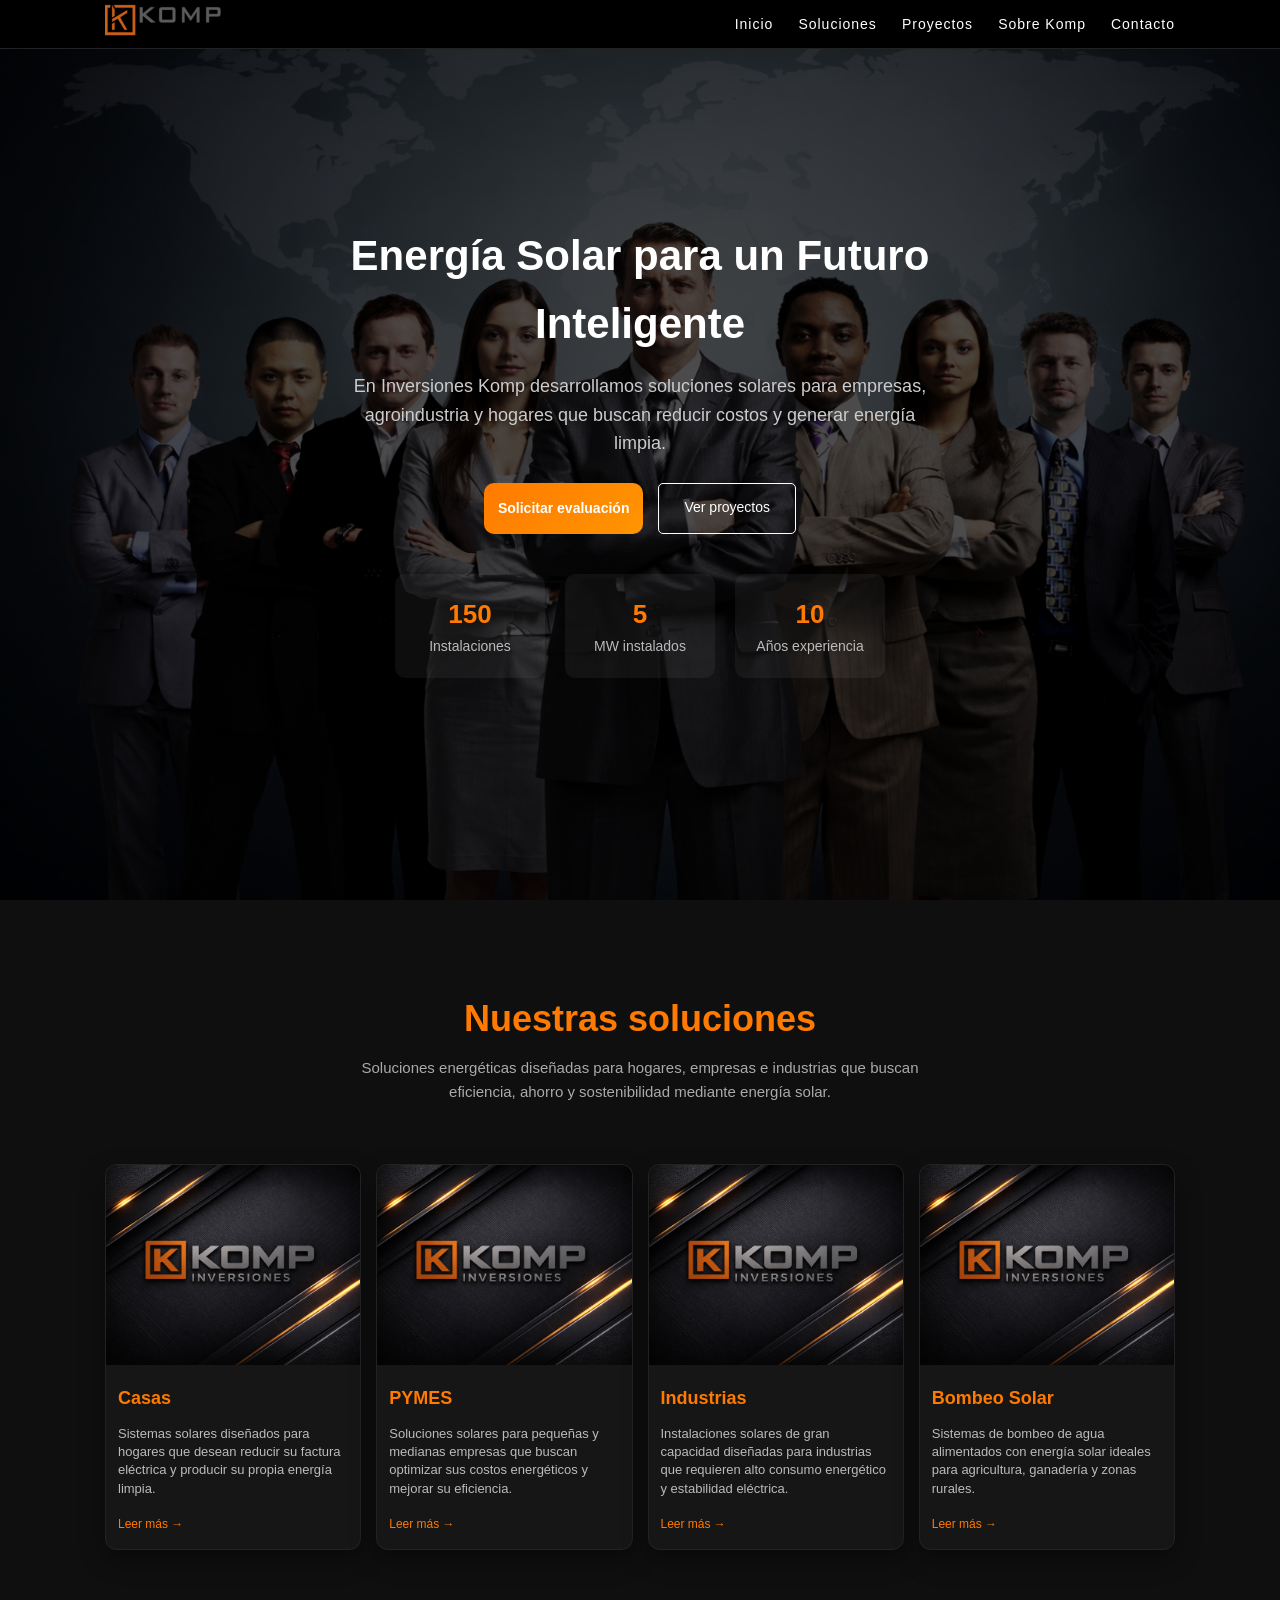
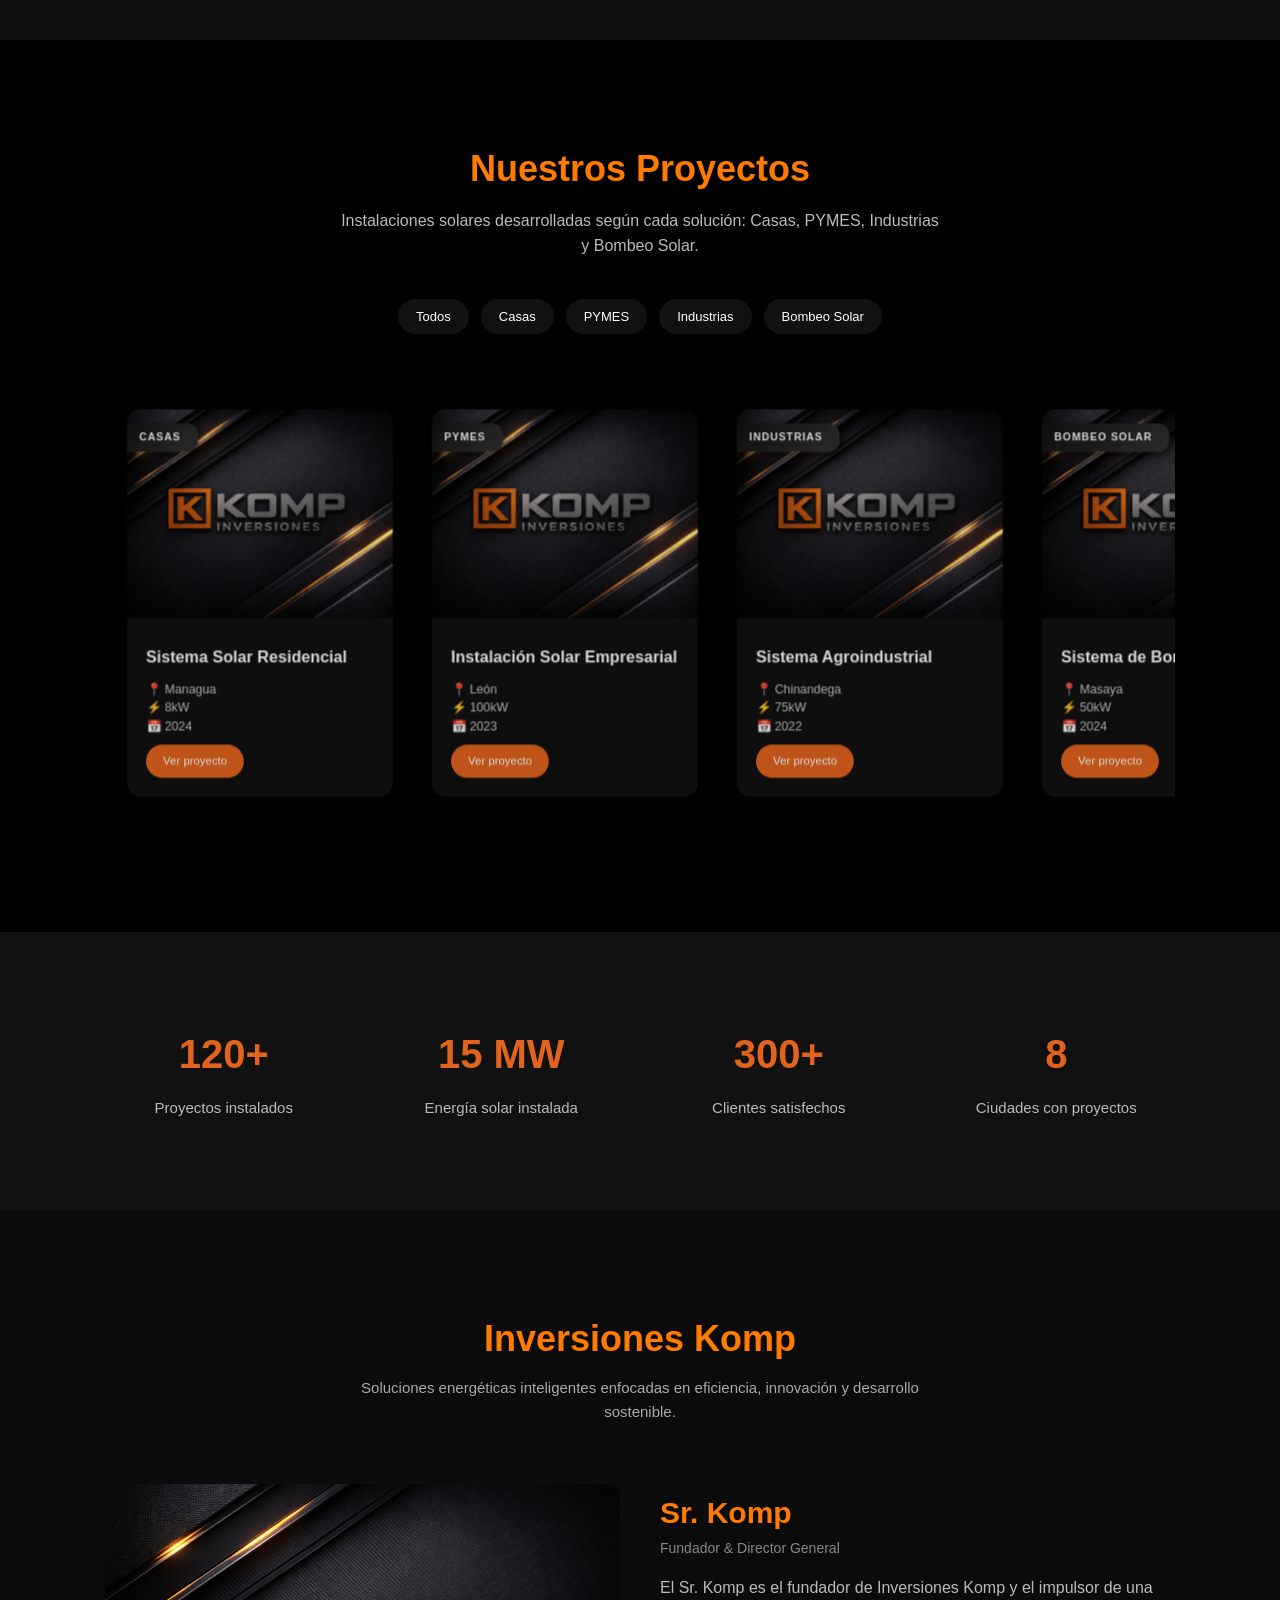
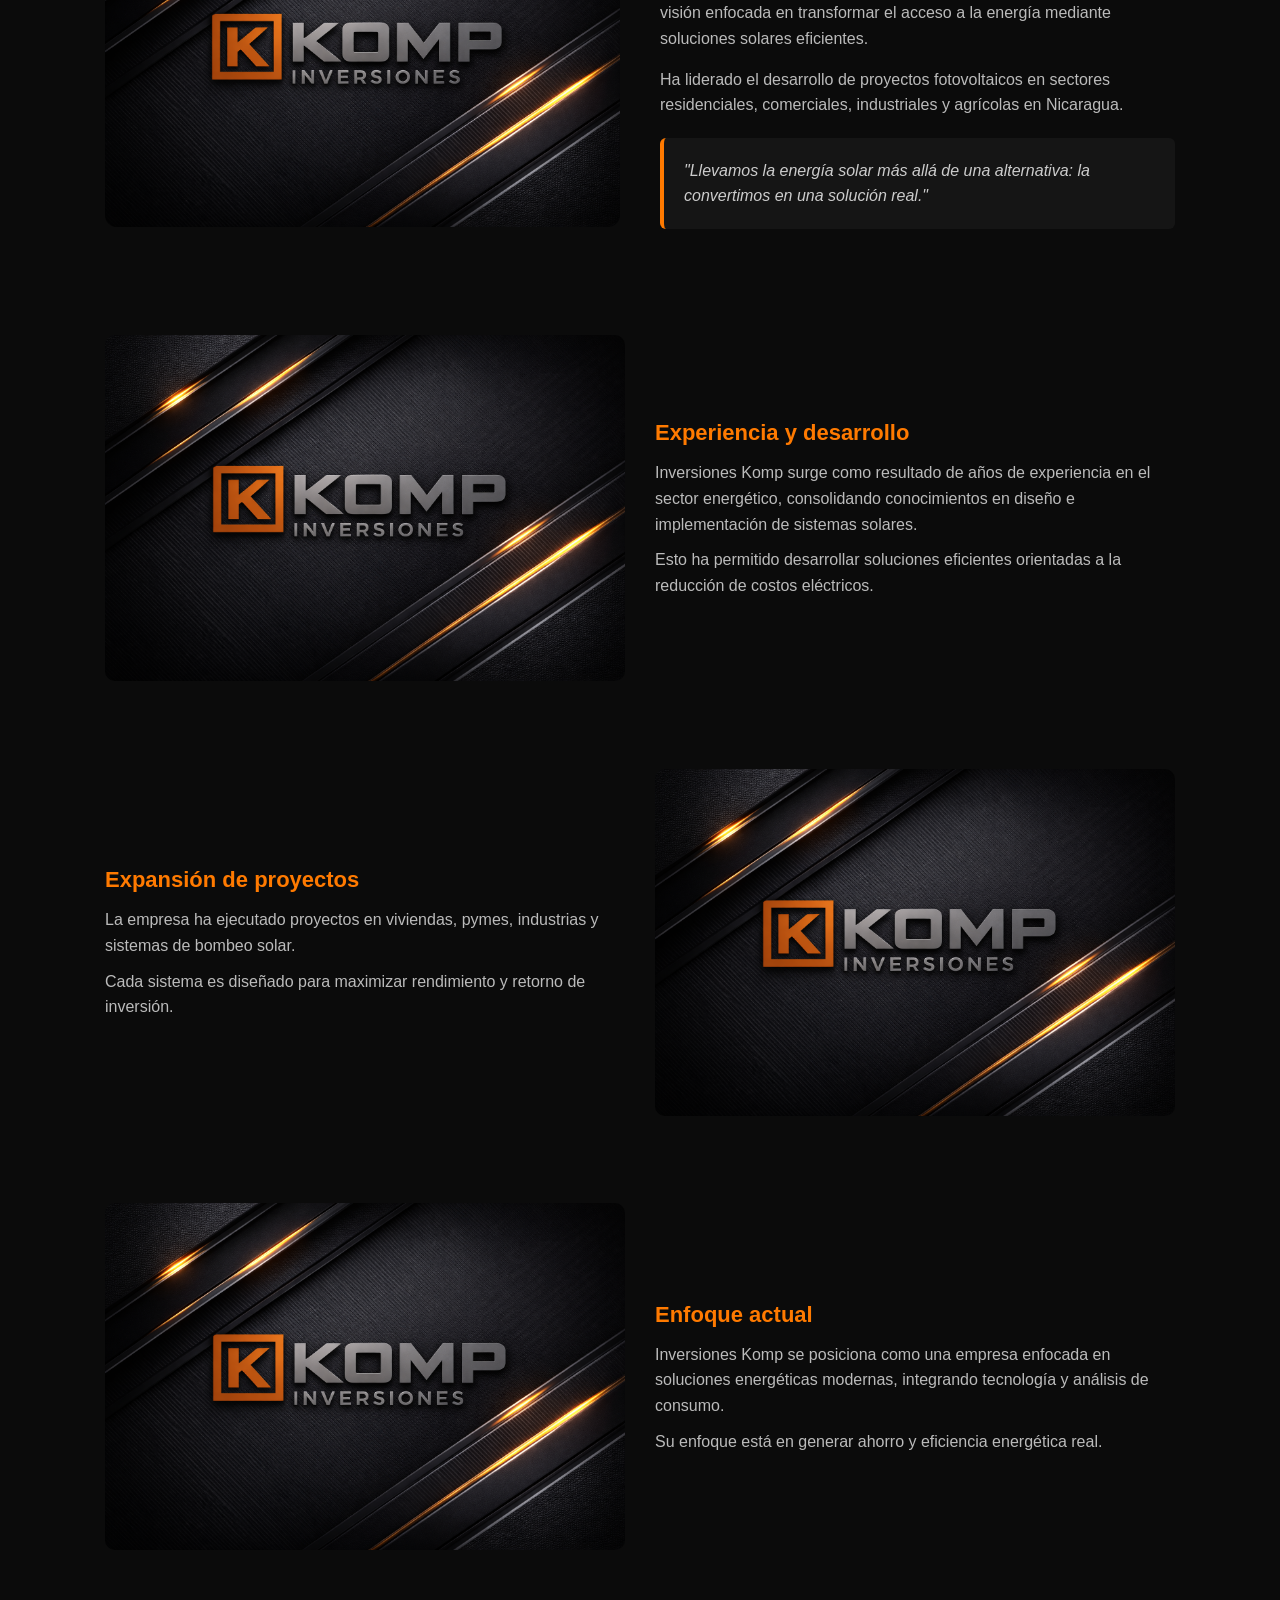
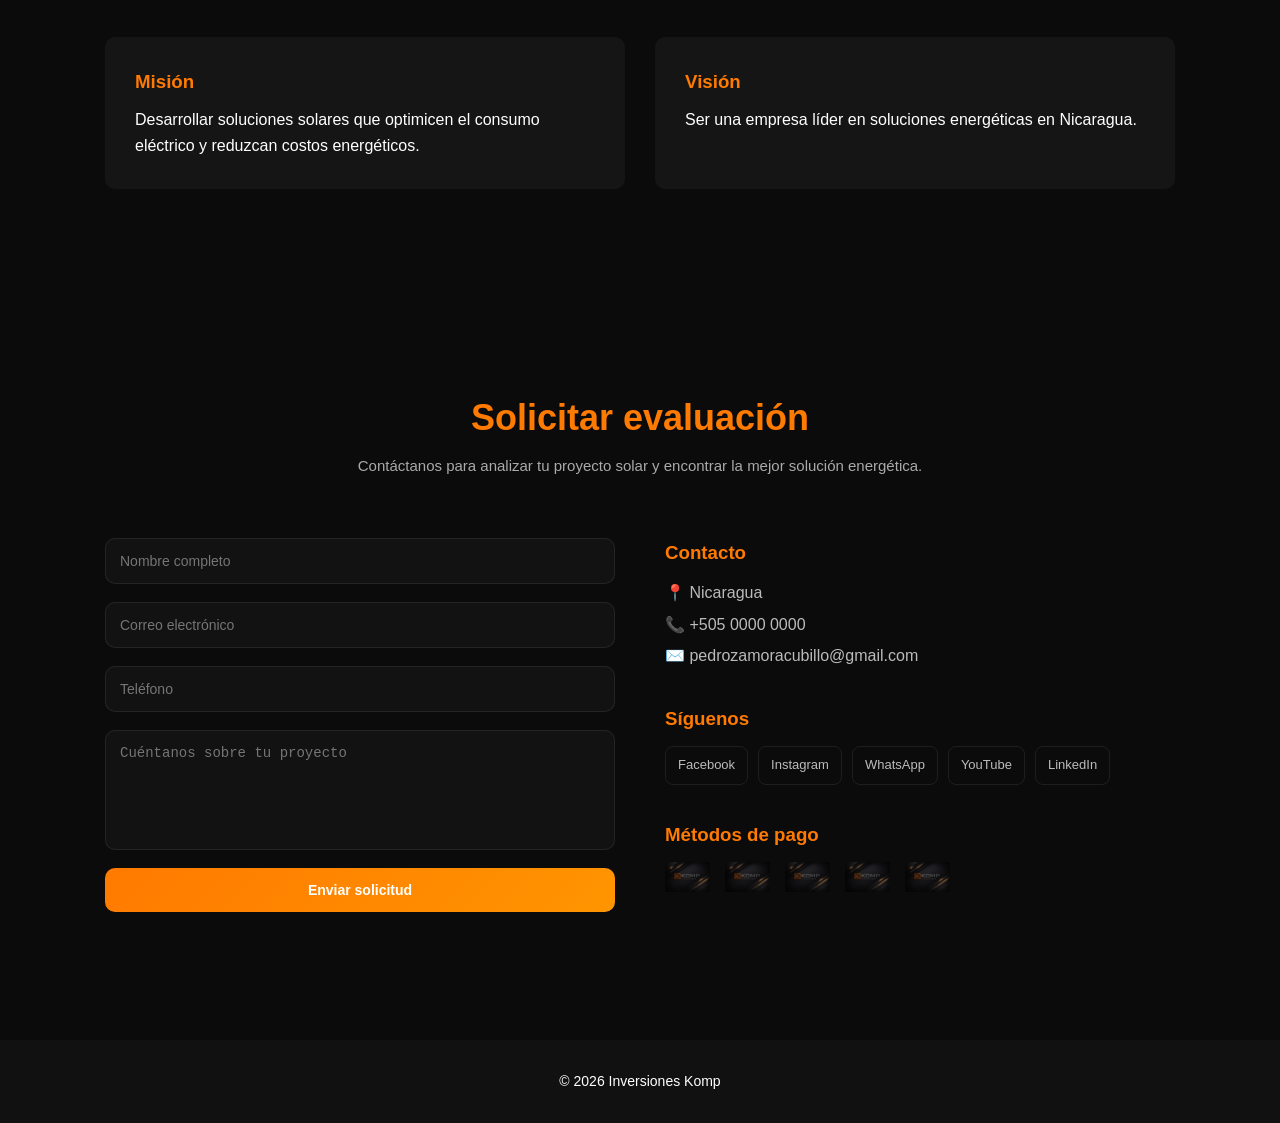
<file: index.html>
<!DOCTYPE html>
<html lang="es">

<head>


    <!-- Google Analytics -->
<script async src="https://www.googletagmanager.com/gtag/js?id=G-TEBWXGPCTB"></script>
<script>
window.dataLayer = window.dataLayer || [];
function gtag(){dataLayer.push(arguments);}
gtag('js', new Date());

gtag('config', 'G-TEBWXGPCTB');
</script>

<!-- =====================================
CONFIGURACIÓN BÁSICA DEL DOCUMENTO
===================================== -->

<meta charset="UTF-8">
<meta name="viewport" content="width=device-width, initial-scale=1.0">

<title>Inversiones Komp | Energía Solar</title>

<!-- =====================================
HOJA DE ESTILOS PRINCIPAL
===================================== -->

<link rel="stylesheet" href="styles.css">


<!-- =====================================
FUENTE PROFESIONAL
===================================== -->

<link href="https://fonts.googleapis.com/css2?family=Orbitron:wght@400;600;700&display=swap" rel="stylesheet">

</head>

<body>



<!-- =====================================
HEADER / BARRA SUPERIOR
Contiene logo y menú de navegación
===================================== -->

<header class="header">

<div class="container header-container">

<!-- LOGO DE LA EMPRESA -->

<div class="logo">

<img src="logo.png" alt="Inversiones Komp">

</div>


<!-- MENÚ DE NAVEGACIÓN -->

<nav class="nav" id="nav">

<a href="#inicio">Inicio</a>
<a href="#soluciones">Soluciones</a>
<a href="#proyectos">Proyectos</a>
<a href="#sobre">Sobre Komp</a>
<a href="#contacto">Contacto</a>

</nav>


<!-- BOTÓN MENÚ HAMBURGUESA (MÓVIL) -->

<div class="menu-toggle" id="menu-toggle"> 

<span></span>
<span></span>
<span></span>

</div>

</div>

</header>






<!-- =====================================
seccion de inicio

===================================== -->

<!-- =====================================
HERO PROFESIONAL KOMP
===================================== -->

<section class="hero" id="inicio">

  <div class="hero-overlay"></div>

  <div class="hero-container">

    <!-- TEXTO -->
    <div class="hero-content fade-up">
      <h1>Energía Solar para un Futuro Inteligente</h1>

      <p>
        En Inversiones Komp desarrollamos soluciones solares para empresas,
        agroindustria y hogares que buscan reducir costos y generar energía limpia.
      </p>

      <div class="hero-buttons">
        <a href="#contacto" class="btn-primary">Solicitar evaluación</a>
        <a href="#proyectos" class="btn-secondary">Ver proyectos</a>
      </div>
    </div>

    <!-- ESTADÍSTICAS -->
    <div class="hero-stats">

      <div class="stat fade-up delay-1">
        <h3 class="counter" data-target="150">0</h3>
        <p>Instalaciones</p>
      </div>

      <div class="stat fade-up delay-2">
        <h3 class="counter" data-target="5">0</h3>
        <p>MW instalados</p>
      </div>

      <div class="stat fade-up delay-3">
        <h3 class="counter" data-target="10">0</h3>
        <p>Años experiencia</p>
      </div>

    </div>

  </div>

</section>




<!-- =====================================
SECCIÓN SOLUCIONES
===================================== -->

<section class="soluciones" id="soluciones">

<div class="container">

<!-- TITULO -->

<div class="section-header">

<h2 class="section-title">
Nuestras soluciones
</h2>

<p class="section-subtitle">
Soluciones energéticas diseñadas para hogares, empresas e industrias que buscan eficiencia, ahorro y sostenibilidad mediante energía solar.
</p>

</div>


<div class="soluciones-grid">

<!-- TARJETA 1 -->

<div class="sol-card">

<img src="ft.png" alt="Energía solar para casas">

<h3>Casas</h3>

<p>
Sistemas solares diseñados para hogares que desean reducir su factura eléctrica y producir su propia energía limpia.
</p>

<a href="casas.html" class="sol-btn">
Leer más →
</a>

</div>


<!-- TARJETA 2 -->

<div class="sol-card">

<img src="ft.png" alt="Energía solar para pymes">

<h3>PYMES</h3>

<p>
Soluciones solares para pequeñas y medianas empresas que buscan optimizar sus costos energéticos y mejorar su eficiencia.
</p>

<a href="empresas.html" class="sol-btn">
Leer más →
</a>

</div>


<!-- TARJETA 3 -->

<div class="sol-card">

<img src="ft.png" alt="Energía solar para industrias">

<h3>Industrias</h3>

<p>
Instalaciones solares de gran capacidad diseñadas para industrias que requieren alto consumo energético y estabilidad eléctrica.
</p>

<a href="industrias.html" class="sol-btn">
Leer más →
</a>

</div>


<!-- TARJETA 4 -->

<div class="sol-card">

<img src="ft.png" alt="Bombeo solar">

<h3>Bombeo Solar</h3>

<p>
Sistemas de bombeo de agua alimentados con energía solar ideales para agricultura, ganadería y zonas rurales.
</p>

<a href="bombeo.html" class="sol-btn">
Leer más →
</a>

</div>

</div>

</div>

</section>



<!-- =====================================
INDICADOR DE SCROLL
flecha que invita a bajar
===================================== -->

<div class="scroll-indicator">

<span></span>

</div>

</section>






















<!-- =====================================
SECCIÓN PROYECTOS
===================================== -->

<section class="proyectos" id="proyectos">

<div class="container">

    <h2 class="section-title">Nuestros Proyectos</h2>

    <p class="section-description">
        Instalaciones solares desarrolladas según cada solución: Casas, PYMES, Industrias y Bombeo Solar.
    </p>

    <!-- FILTROS POR SOLUCIÓN -->

    <div class="proyectos-filtros">

        <button class="filtro-btn" data-filter="all">Todos</button>
        <button class="filtro-btn" data-filter="casas">Casas</button>
        <button class="filtro-btn" data-filter="pymes">PYMES</button>
        <button class="filtro-btn" data-filter="industrias">Industrias</button>
        <button class="filtro-btn" data-filter="bombeo">Bombeo Solar</button>

    </div>

    <!-- GRID DE PROYECTOS -->

    <div class="proyectos-grid">

        <!-- PROYECTO 1 -->
        <div class="proyecto-card casas">
            <span class="tipo-sistema">Casas</span>
            <img src="ft.png" alt="Proyecto Casas">
            <div class="proyecto-info">
                <h3>Sistema Solar Residencial</h3>
                <p>
                    📍 Managua <br>
                    ⚡ 8kW <br>
                    📅 2024
                </p>
                <a href="./Pcasas.html" class="btn-proyecto">Ver proyecto</a>
            </div>
        </div>

        <!-- PROYECTO 2 -->
        <div class="proyecto-card pymes">
            <span class="tipo-sistema">PYMES</span>
            <img src="ft.png" alt="Proyecto PYMES">
            <div class="proyecto-info">
                <h3>Instalación Solar Empresarial</h3>
                <p>
                    📍 León <br>
                    ⚡ 100kW <br>
                    📅 2023
                </p>
                <a href="./Ppymes.html" class="btn-proyecto">Ver proyecto</a>
            </div>
        </div>

        

        <!-- PROYECTO 3 -->
        <div class="proyecto-card industrias">
            <span class="tipo-sistema">Industrias</span>
            <img src="ft.png" alt="Proyecto Industrias">
            <div class="proyecto-info">
                <h3>Sistema Agroindustrial</h3>
                <p>
                    📍 Chinandega <br>
                    ⚡ 75kW <br>
                    📅 2022
                </p>
                <a href="./Pindustrias.html" class="btn-proyecto">Ver proyecto</a>
            </div>
        </div>

        <!-- PROYECTO 4 -->
        <div class="proyecto-card bombeo">
            <span class="tipo-sistema">Bombeo Solar</span>
            <img src="ft.png" alt="Proyecto Bombeo Solar">
            <div class="proyecto-info">
                <h3>Sistema de Bombeo Solar</h3>
                <p>
                    📍 Masaya <br>
                    ⚡ 50kW <br>
                    📅 2024
                </p>
                <a href="./Pbombeo.html" class="btn-proyecto">Ver proyecto</a>
            </div>
        </div>

    </div>

</div>

</section>

























<!-- =====================================
SECCIÓN IMPACTO
===================================== -->

<section class="impacto">

<div class="container">

<div class="impacto-grid">

<div class="impacto-item">

<h3>120+</h3>
<p>Proyectos instalados</p>

</div>

<div class="impacto-item">

<h3>15 MW</h3>
<p>Energía solar instalada</p>

</div>

<div class="impacto-item">

<h3>300+</h3>
<p>Clientes satisfechos</p>

</div>

<div class="impacto-item">

<h3>8</h3>
<p>Ciudades con proyectos</p>   

</div>     

</div>

</div>

</section>

















<!-- =====================================
SECCIÓN SOBRE KOMP (PRO)
===================================== -->

<section class="sobre" id="sobre">

<div class="container">

<!-- TITULO -->

<div class="section-header">
<h2 class="section-title">Inversiones Komp</h2>

<p class="section-subtitle">
Soluciones energéticas inteligentes enfocadas en eficiencia, innovación y desarrollo sostenible.
</p>
</div>


<!-- FUNDADOR -->

<div class="fundador-grid">

<div class="fundador-img">
<img src="ft.png" alt="Fundador Inversiones Komp">
</div>

<div class="fundador-info">

<h3>Sr. Komp</h3>
<span class="cargo">Fundador & Director General</span>

<p>
El Sr. Komp es el fundador de Inversiones Komp y el impulsor de una visión enfocada en transformar
el acceso a la energía mediante soluciones solares eficientes.
</p>

<p>
Ha liderado el desarrollo de proyectos fotovoltaicos en sectores residenciales,
comerciales, industriales y agrícolas en Nicaragua.
</p>

<blockquote>
"Llevamos la energía solar más allá de una alternativa: la convertimos en una solución real."
</blockquote>

</div>

</div>


<!-- TRAYECTORIA -->

<div class="historia-bloque">

<div class="historia-img">
<img src="ft.png">
</div>

<div class="historia-text">

<h3>Experiencia y desarrollo</h3>

<p>
Inversiones Komp surge como resultado de años de experiencia en el sector energético,
consolidando conocimientos en diseño e implementación de sistemas solares.
</p>

<p>
Esto ha permitido desarrollar soluciones eficientes orientadas a la reducción de costos eléctricos.
</p>

</div>

</div>


<!-- EXPANSION -->

<div class="historia-bloque reverse">

<div class="historia-img">
<img src="ft.png">
</div>

<div class="historia-text">

<h3>Expansión de proyectos</h3>

<p>
La empresa ha ejecutado proyectos en viviendas, pymes, industrias y sistemas de bombeo solar.
</p>

<p>
Cada sistema es diseñado para maximizar rendimiento y retorno de inversión.
</p>

</div>

</div>


<!-- ACTUALIDAD -->

<div class="historia-bloque">

<div class="historia-img">
<img src="ft.png">
</div>

<div class="historia-text">

<h3>Enfoque actual</h3>

<p>
Inversiones Komp se posiciona como una empresa enfocada en soluciones energéticas modernas,
integrando tecnología y análisis de consumo.
</p>

<p>
Su enfoque está en generar ahorro y eficiencia energética real.
</p>

</div>

</div>


<!-- MISION Y VISION -->

<div class="komp-valores">

<div class="valor">
<h3>Misión</h3>
<p>
Desarrollar soluciones solares que optimicen el consumo eléctrico y reduzcan costos energéticos.
</p>
</div>

<div class="valor">
<h3>Visión</h3>
<p>
Ser una empresa líder en soluciones energéticas en Nicaragua.
</p>
</div>

</div>

</div>

</section>














<!-- SECCION DE CONTACTO -->
<section class="contacto" id="contacto">

<div class="container">

<div class="section-header">
<h2 class="section-title">Solicitar evaluación</h2>
<p class="section-subtitle">
Contáctanos para analizar tu proyecto solar y encontrar la mejor solución energética.
</p>
</div>

<div class="contacto-grid">

<!-- FORMULARIO -->
<div class="contact-form-box">

<form class="contact-form" id="form-contacto">

<input type="text" name="nombre" placeholder="Nombre completo" required>
<input type="email" name="email" placeholder="Correo electrónico" required>
<input type="tel" name="telefono" placeholder="Teléfono" required>
<textarea name="mensaje" placeholder="Cuéntanos sobre tu proyecto"></textarea>

<button type="submit" class="btn-primary" id="btn-enviar">
<span>Enviar solicitud</span>
<div class="loader"></div>
</button>

<div class="form-message" id="form-message"></div>

</form>

</div>


<!-- INFO -->
<div class="contact-info">

<h3>Contacto</h3>

<p>📍 Nicaragua</p>
<p>📞 +505 0000 0000</p>
<p>✉️ pedrozamoracubillo@gmail.com</p>


<!-- REDES -->
<div class="redes-sociales">

<h3>Síguenos</h3>

<div class="redes-grid">

<a href="https://www.facebook.com/" target="_blank">Facebook</a>
<a href="https://www.instagram.com/" target="_blank">Instagram</a>
<a href="https://wa.me/50500000000" target="_blank">WhatsApp</a>
<a href="https://www.youtube.com/" target="_blank">YouTube</a>
<a href="https://www.linkedin.com/" target="_blank">LinkedIn</a>

</div>

</div>


<!-- PAGOS -->
<div class="metodos-pago">

<h3>Métodos de pago</h3>

<div class="pagos-grid">
<img src="ft.png" alt="Visa">
<img src="ft.png" alt="Mastercard">
<img src="ft.png" alt="BAC">
<img src="ft.png" alt="Lafise">
<img src="ft.png" alt="Ficohsa">
</div>

</div>

</div>

</div>

</div>

</section>













<!-- =====================================
ARCHIVO JAVASCRIPT
===================================== -->

<script src="app.js"></script>


<script>

/* ===============================
CONTADOR ESTADISTICAS
================================ */

const counters = document.querySelectorAll('.counter');

const counterObserver = new IntersectionObserver(entries => {

entries.forEach(entry => {

if(entry.isIntersecting){

const counter = entry.target;
const target = +counter.getAttribute('data-target');

let count = 0;

const updateCounter = () => {

const increment = target / 80;

count += increment;

if(count < target){

counter.innerText = Math.floor(count);
requestAnimationFrame(updateCounter);

}else{

counter.innerText = target;

}

};

updateCounter();

counterObserver.unobserve(counter);

}

});

},{
threshold:0.5
});

counters.forEach(counter => {
counterObserver.observe(counter);
});


/* ===============================
ANIMACION CARDS AL APARECER
================================ */

const cards = document.querySelectorAll('.stat-card');

const cardObserver = new IntersectionObserver(entries => {

entries.forEach(entry => {

if(entry.isIntersecting){

entry.target.classList.add('show-card');

}

});

},{
threshold:0.3
});

cards.forEach(card => {
cardObserver.observe(card);
});






</script>



</body>
</html>




<!-- =====================================
FOOTER
===================================== -->

<footer class="footer">

<p>
© 2026 Inversiones Komp
</p>

</footer>
</file>
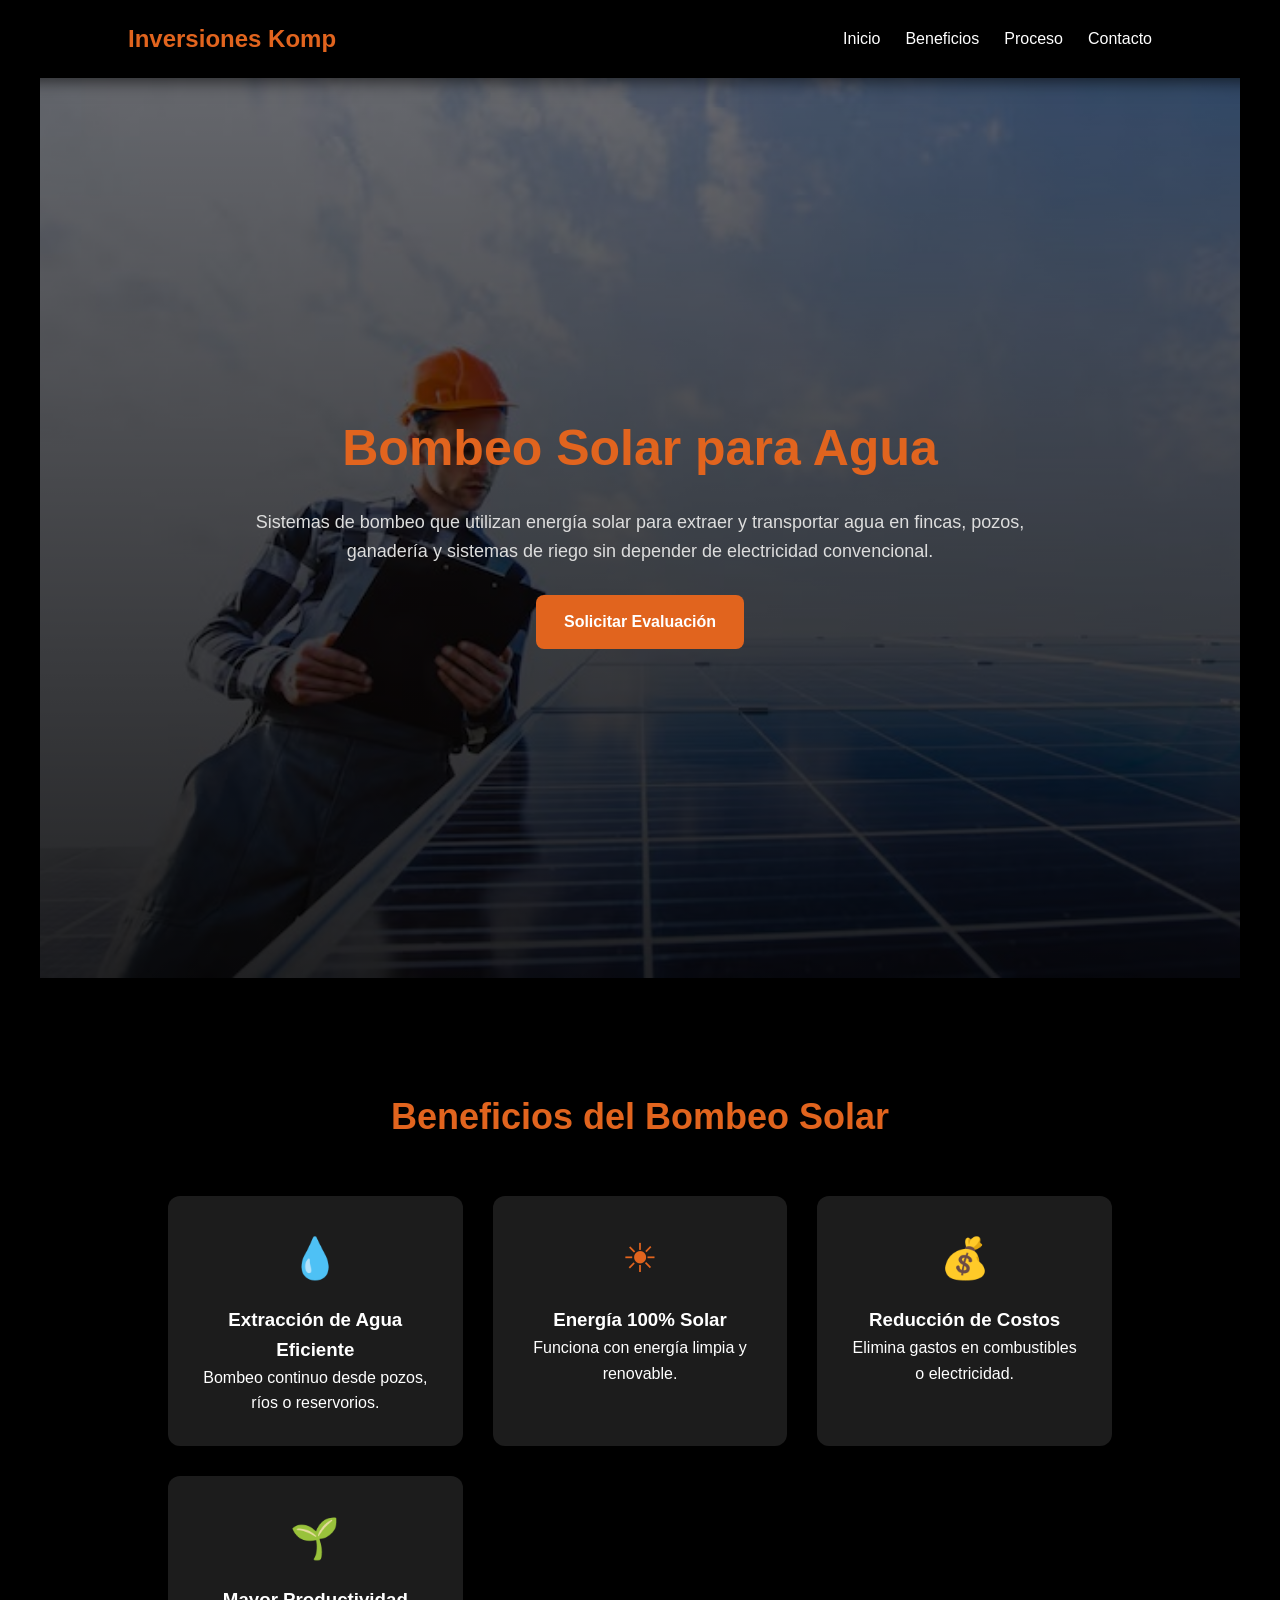
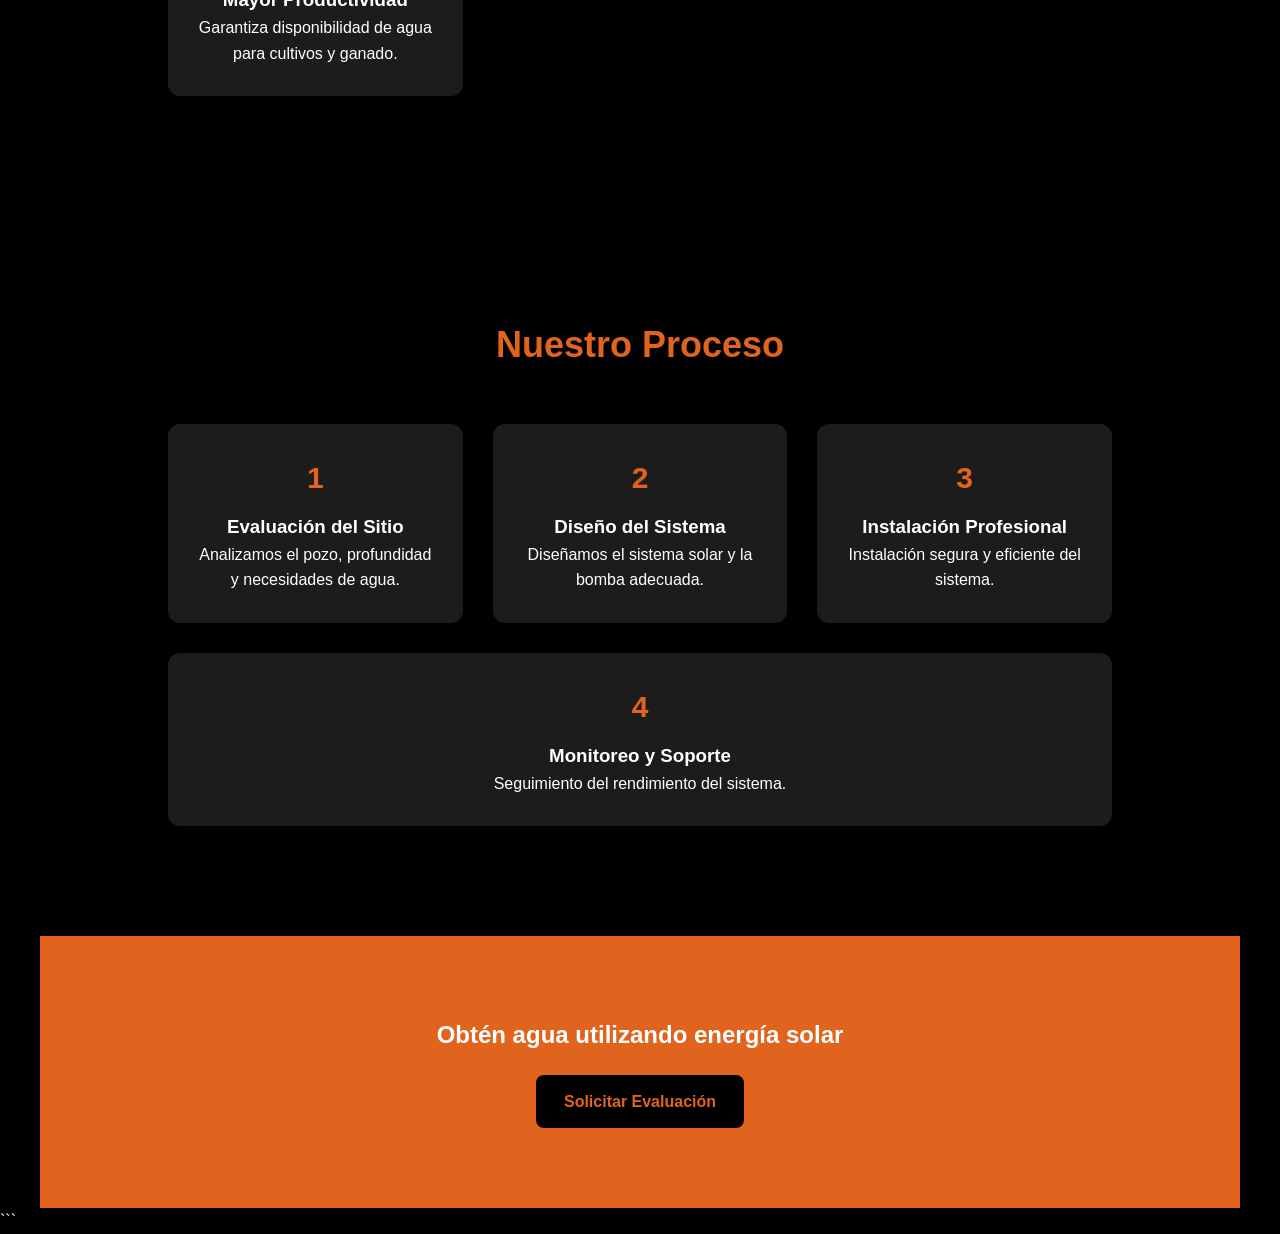
<file: bombeo.html>
<!DOCTYPE html>
<html lang="es">
<head>

<meta charset="UTF-8">
<meta name="viewport" content="width=device-width, initial-scale=1.0">

<title>Bombeo Solar | Inversiones Komp</title>

<style>

/* =========================
RESET
========================= */

*{
margin:0;
padding:0;
box-sizing:border-box;
font-family:Arial, sans-serif;
}

body{
background:#000;
color:#fff;
line-height:1.6;
overflow-x:hidden;
}

img{
max-width:100%;
display:block;
}

a{
text-decoration:none;
color:inherit;
}

/* =========================
HEADER
========================= */

header{
display:flex;
justify-content:space-between;
align-items:center;
padding:20px 10%;
background:#000;
position:sticky;
top:0;
z-index:1000;
box-shadow:0 4px 15px rgba(0,0,0,0.6);
}

.logo{
font-size:24px;
font-weight:bold;
color:#e1641e;
}

.nav-menu{
display:flex;
gap:25px;
}

.nav-menu a{
color:#fff;
font-weight:500;
transition:.3s;
}

.nav-menu a:hover{
color:#e1641e;
}

.hamburger{
display:none;
flex-direction:column;
cursor:pointer;
}

.hamburger span{
height:3px;
width:25px;
background:#fff;
margin-bottom:5px;
}

/* =========================
HERO
========================= */

.hero-bombeo{
position:relative;
background:url('panel.jpeg') center/cover no-repeat;
min-height:100vh;
display:flex;
align-items:center;
justify-content:center;
padding:120px 10%;
text-align:center;
}

.hero-overlay{
position:absolute;
inset:0;
background:linear-gradient(rgba(0,0,0,.55),rgba(0,0,0,.85));
}

.hero-content{
position:relative;
max-width:800px;
margin:auto;
}

.hero-title{
font-size:50px;
color:#e1641e;
margin-bottom:20px;
}

.hero-subtitle{
font-size:18px;
margin-bottom:30px;
color:#ddd;
}

.btn-primary{
background:#e1641e;
color:#fff;
padding:14px 28px;
border-radius:8px;
font-weight:600;
display:inline-block;
transition:.3s;
}

.btn-primary:hover{
background:#ff7b34;
transform:translateY(-2px);
}

/* =========================
SECCIONES
========================= */

section{
padding:110px 10%;
max-width:1200px;
margin:auto;
}

.section-title{
text-align:center;
font-size:36px;
margin-bottom:50px;
color:#e1641e;
}

/* =========================
CARDS BENEFICIOS
========================= */

.beneficios-grid{
display:grid;
grid-template-columns:repeat(auto-fit,minmax(250px,1fr));
gap:30px;
}

.beneficio-card{
background:#1c1c1c;
padding:30px;
border-radius:12px;
text-align:center;
transition:.4s;
}

.beneficio-card:hover{
transform:translateY(-6px);
}

.beneficio-icon{
font-size:40px;
margin-bottom:15px;
color:#e1641e;
}

/* =========================
PROCESO
========================= */

.proceso-steps{
display:flex;
flex-wrap:wrap;
gap:30px;
justify-content:center;
}

.step-card{
flex:1 1 220px;
background:#1c1c1c;
padding:30px;
border-radius:12px;
text-align:center;
}

.step-number{
font-size:30px;
font-weight:bold;
color:#e1641e;
margin-bottom:10px;
}

/* =========================
CTA
========================= */

.cta{
background:#e1641e;
text-align:center;
padding:80px 10%;
}

.cta h2{
margin-bottom:20px;
}

.cta .btn-primary{
background:#000;
color:#e1641e;
}

/* =========================
ANIMACION SCROLL
========================= */

.fade-section{
opacity:0;
transform:translateY(40px);
transition:all .8s ease;
}

.fade-section.visible{
opacity:1;
transform:translateY(0);
}

/* =========================
RESPONSIVE
========================= */

@media(max-width:900px){

header{
padding:15px 5%;
}

.hero-bombeo{
padding:100px 5%;
min-height:90vh;
}

.hero-title{
font-size:34px;
}

.hero-subtitle{
font-size:16px;
}

.nav-menu{
position:absolute;
top:70px;
right:0;
background:#000;
flex-direction:column;
width:220px;
padding:20px;
display:none;
}

.nav-menu.active{
display:flex;
}

.nav-menu a{
margin:10px 0;
}

.hamburger{
display:flex;
}

.beneficios-grid{
grid-template-columns:1fr;
}

.proceso-steps{
flex-direction:column;
align-items:center;
}

.step-card{
width:100%;
max-width:420px;
}

}

@media(max-width:600px){

.hero-title{
font-size:28px;
}

.hero-subtitle{
font-size:14px;
}

.section-title{
font-size:26px;
}

}

</style>

</head>

<body>

<header>

<div class="logo">Inversiones Komp</div>

<nav class="nav-menu" id="navMenu">

<a href="index.html">Inicio</a>
<a href="#beneficios">Beneficios</a>
<a href="#proceso">Proceso</a>
<a href="index.html#contacto">Contacto</a>

</nav>

<div class="hamburger" id="hamburger">

<span></span>
<span></span>
<span></span>

</div>

</header>

<!-- HERO -->

<section class="hero-bombeo">

<div class="hero-overlay"></div>

<div class="hero-content">

<h1 class="hero-title">Bombeo Solar para Agua</h1>

<p class="hero-subtitle">
Sistemas de bombeo que utilizan energía solar para extraer y transportar agua en fincas, pozos, ganadería y sistemas de riego sin depender de electricidad convencional.
</p>

<a href="index.html#contacto" class="btn-primary">Solicitar Evaluación</a>

</div>

</section>

<!-- BENEFICIOS -->

<section id="beneficios" class="fade-section">

<h2 class="section-title">Beneficios del Bombeo Solar</h2>

<div class="beneficios-grid">

<div class="beneficio-card">
<div class="beneficio-icon">💧</div>
<h3>Extracción de Agua Eficiente</h3>
<p>Bombeo continuo desde pozos, ríos o reservorios.</p>
</div>

<div class="beneficio-card">
<div class="beneficio-icon">☀</div>
<h3>Energía 100% Solar</h3>
<p>Funciona con energía limpia y renovable.</p>
</div>

<div class="beneficio-card">
<div class="beneficio-icon">💰</div>
<h3>Reducción de Costos</h3>
<p>Elimina gastos en combustibles o electricidad.</p>
</div>

<div class="beneficio-card">
<div class="beneficio-icon">🌱</div>
<h3>Mayor Productividad</h3>
<p>Garantiza disponibilidad de agua para cultivos y ganado.</p>
</div>

</div>

</section>

<!-- PROCESO -->

<section id="proceso" class="fade-section">

<h2 class="section-title">Nuestro Proceso</h2>

<div class="proceso-steps">

<div class="step-card">
<div class="step-number">1</div>
<h3>Evaluación del Sitio</h3>
<p>Analizamos el pozo, profundidad y necesidades de agua.</p>
</div>

<div class="step-card">
<div class="step-number">2</div>
<h3>Diseño del Sistema</h3>
<p>Diseñamos el sistema solar y la bomba adecuada.</p>
</div>

<div class="step-card">
<div class="step-number">3</div>
<h3>Instalación Profesional</h3>
<p>Instalación segura y eficiente del sistema.</p>
</div>

<div class="step-card">
<div class="step-number">4</div>
<h3>Monitoreo y Soporte</h3>
<p>Seguimiento del rendimiento del sistema.</p>
</div>

</div>

</section>

<!-- CTA -->

<section class="cta fade-section">

<h2>Obtén agua utilizando energía solar</h2>

<a href="index.html#contacto" class="btn-primary">Solicitar Evaluación</a>

</section>

<script>

const hamburger=document.getElementById("hamburger");
const navMenu=document.getElementById("navMenu");

hamburger.addEventListener("click",()=>{
navMenu.classList.toggle("active");
});

const sections=document.querySelectorAll(".fade-section");

const observer=new IntersectionObserver(entries=>{
entries.forEach(entry=>{
if(entry.isIntersecting){
entry.target.classList.add("visible");
}
});
});

sections.forEach(section=>{
observer.observe(section);
});

</script>

</body>
</html>
```
</file>
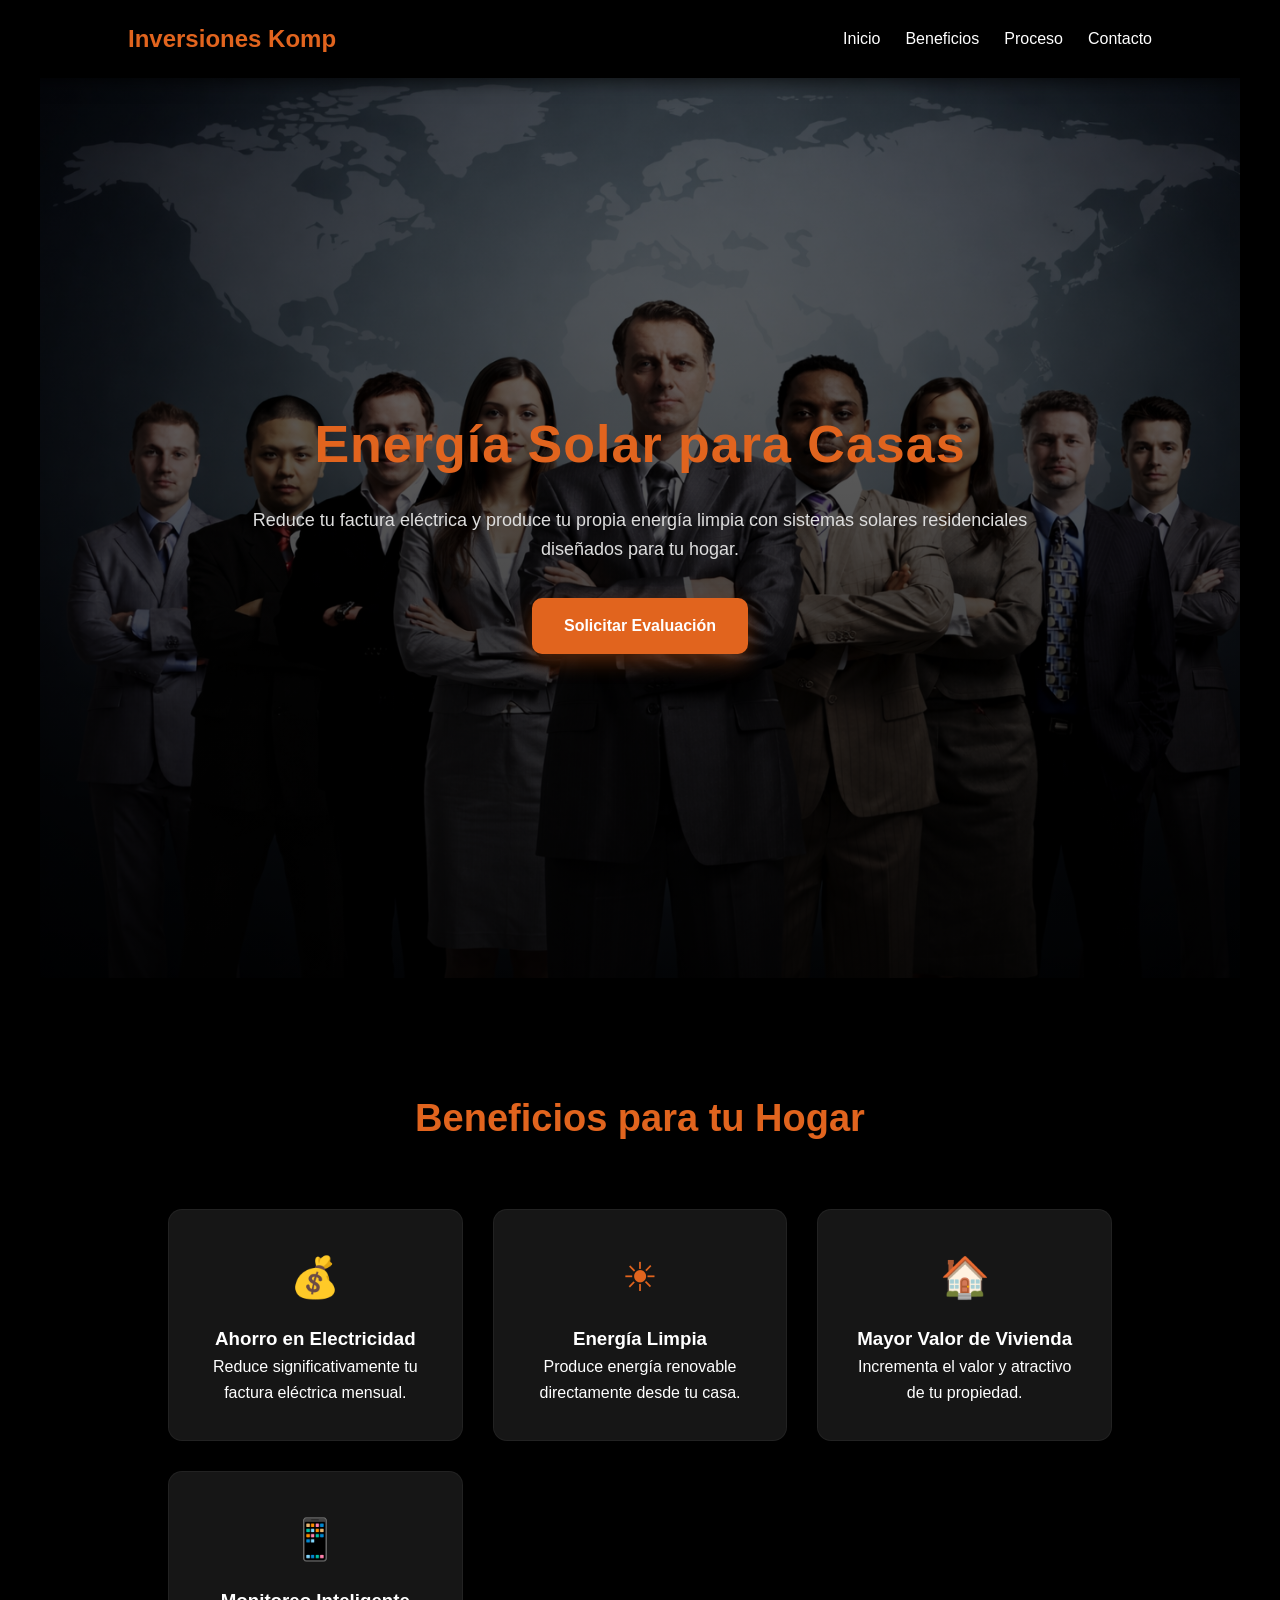
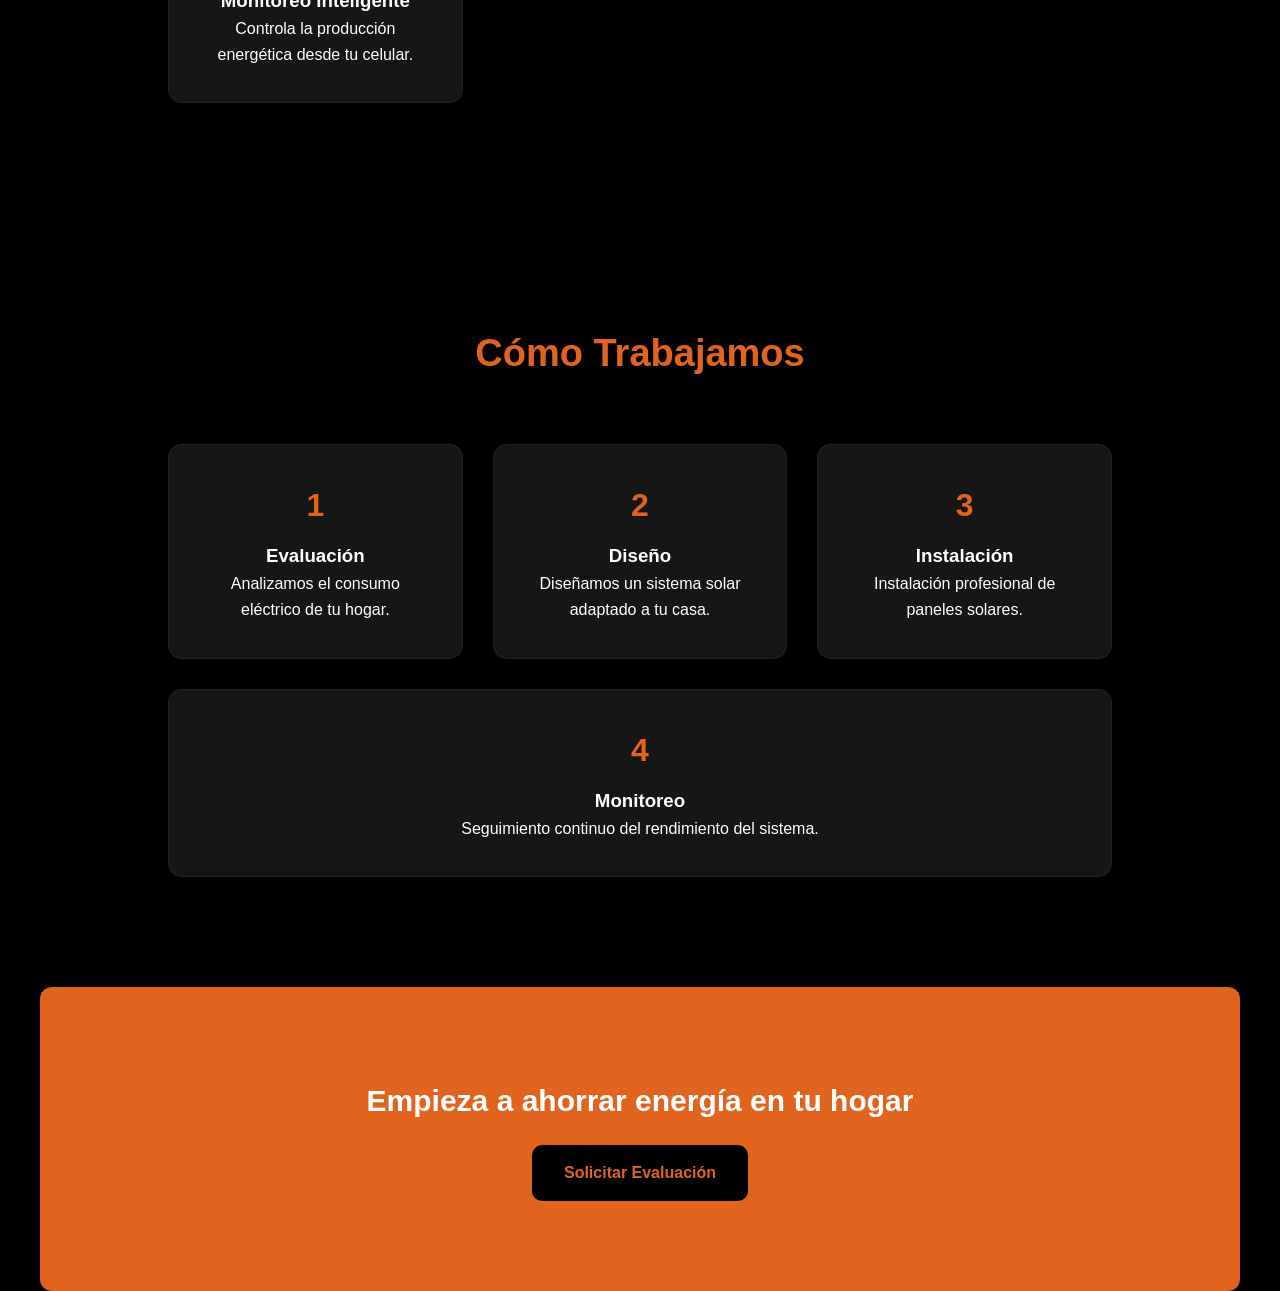
<file: casas.html>
<!DOCTYPE html>
<html lang="es">
<head>

<meta charset="UTF-8">
<meta name="viewport" content="width=device-width, initial-scale=1.0">

<title>Energía Solar para Casas | Inversiones Komp</title>

<style>

/* ========================= RESET ========================= */

*{
margin:0;
padding:0;
box-sizing:border-box;
font-family:Arial, sans-serif;
}

body{
background:#000;
color:#fff;
line-height:1.6;
overflow-x:hidden;
}

img{
max-width:100%;
display:block;
}

a{
text-decoration:none;
color:inherit;
}

/* ========================= HEADER ========================= */

header{
display:flex;
justify-content:space-between;
align-items:center;
padding:20px 10%;
background:#000;
position:sticky;
top:0;
z-index:1000;
box-shadow:0 4px 15px rgba(0,0,0,0.6);
}

.logo{
font-size:24px;
font-weight:bold;
color:#e1641e;
}

.nav-menu{
display:flex;
gap:25px;
}

.nav-menu a{
color:#fff;
font-weight:500;
transition:.3s;
}

.nav-menu a:hover{
color:#e1641e;
}

.hamburger{
display:none;
flex-direction:column;
cursor:pointer;
}

.hamburger span{
height:3px;
width:25px;
background:#fff;
margin-bottom:5px;
}

/* ========================= HERO ========================= */

.hero-casas{
position:relative;
background:url('ini.png') center/cover no-repeat;
min-height:100vh;
display:flex;
align-items:center;
justify-content:center;
padding:120px 10%;
text-align:center;
}

.hero-overlay{
position:absolute;
inset:0;
background:linear-gradient(rgba(0,0,0,.5),rgba(0,0,0,.85));
}

.hero-content{
position:relative;
max-width:800px;
margin:auto;
}

.hero-title{
font-size:52px;
color:#e1641e;
margin-bottom:20px;
font-weight:700;
letter-spacing:1px;
}

.hero-subtitle{
font-size:18px;
margin-bottom:35px;
color:#ddd;
}

/* BOTÓN */

.btn-primary{

background:#e1641e;
color:#fff;
padding:15px 32px;
border-radius:10px;
font-weight:600;
display:inline-block;
transition:.3s;
box-shadow:0 8px 20px rgba(225,100,30,0.35);

}

.btn-primary:hover{

background:#ff7b34;
transform:translateY(-3px);
box-shadow:0 12px 30px rgba(225,100,30,0.45);

}

/* ========================= SECCIONES ========================= */

section{
padding:110px 10%;
max-width:1200px;
margin:auto;
}

.section-title{
text-align:center;
font-size:38px;
margin-bottom:60px;
color:#e1641e;
}

/* ========================= BENEFICIOS ========================= */

.beneficios-grid{
display:grid;
grid-template-columns:repeat(auto-fit,minmax(250px,1fr));
gap:30px;
}

.beneficio-card{

background:#161616;

padding:35px 30px;

border-radius:14px;

text-align:center;

border:1px solid rgba(255,255,255,0.05);

transition:all .35s ease;

box-shadow:0 10px 25px rgba(0,0,0,0.5);

}

.beneficio-card:hover{

transform:translateY(-8px);

border-color:#e1641e;

box-shadow:0 20px 40px rgba(0,0,0,0.7);

}

.beneficio-icon{
font-size:40px;
margin-bottom:15px;
color:#e1641e;
}

/* ========================= PROCESO ========================= */

.proceso-steps{
display:flex;
flex-wrap:wrap;
gap:30px;
justify-content:center;
}

.step-card{

flex:1 1 220px;

background:#161616;

padding:35px 30px;

border-radius:14px;

text-align:center;

border:1px solid rgba(255,255,255,0.05);

transition:.35s;

}

.step-card:hover{

transform:translateY(-6px);

border-color:#e1641e;

}

.step-number{
font-size:32px;
font-weight:bold;
color:#e1641e;
margin-bottom:10px;
}

/* ========================= CTA ========================= */

.cta{
background:#e1641e;
text-align:center;
padding:90px 10%;
border-radius:12px;
}

.cta h2{
margin-bottom:20px;
font-size:30px;
}

.cta .btn-primary{
background:#000;
color:#e1641e;
box-shadow:none;
}

/* ========================= ANIMACIÓN ========================= */

.fade-section{
opacity:0;
transform:translateY(40px);
transition:all .8s ease;
}

.fade-section.visible{
opacity:1;
transform:translateY(0);
}

/* ========================= RESPONSIVE ========================= */

@media(max-width:900px){

header{
padding:15px 5%;
}

.hero-casas{
padding:100px 5%;
min-height:90vh;
}

.hero-title{
font-size:34px;
}

.hero-subtitle{
font-size:16px;
}

.nav-menu{
position:absolute;
top:70px;
right:0;
background:#000;
flex-direction:column;
width:220px;
padding:20px;
display:none;
}

.nav-menu.active{
display:flex;
}

.nav-menu a{
margin:10px 0;
}

.hamburger{
display:flex;
}

.beneficios-grid{
grid-template-columns:1fr;
}

.proceso-steps{
flex-direction:column;
align-items:center;
}

.step-card{
width:100%;
max-width:420px;
}

}

</style>

</head>

<body>

<header>

<div class="logo">Inversiones Komp</div>

<nav class="nav-menu" id="navMenu">

<a href="index.html">Inicio</a>
<a href="#beneficios">Beneficios</a>
<a href="#proceso">Proceso</a>
<a href="index.html#contacto">Contacto</a>

</nav>

<div class="hamburger" id="hamburger">
<span></span>
<span></span>
<span></span>
</div>

</header>

<!-- HERO -->

<section class="hero-casas">

<div class="hero-overlay"></div>

<div class="hero-content">

<h1 class="hero-title">Energía Solar para Casas</h1>

<p class="hero-subtitle">
Reduce tu factura eléctrica y produce tu propia energía limpia con sistemas solares residenciales diseñados para tu hogar.
</p>

<a href="index.html#contacto" class="btn-primary">Solicitar Evaluación</a>

</div>

</section>

<!-- BENEFICIOS -->

<section id="beneficios" class="fade-section">

<h2 class="section-title">Beneficios para tu Hogar</h2>

<div class="beneficios-grid">

<div class="beneficio-card">
<div class="beneficio-icon">💰</div>
<h3>Ahorro en Electricidad</h3>
<p>Reduce significativamente tu factura eléctrica mensual.</p>
</div>

<div class="beneficio-card">
<div class="beneficio-icon">☀</div>
<h3>Energía Limpia</h3>
<p>Produce energía renovable directamente desde tu casa.</p>
</div>

<div class="beneficio-card">
<div class="beneficio-icon">🏠</div>
<h3>Mayor Valor de Vivienda</h3>
<p>Incrementa el valor y atractivo de tu propiedad.</p>
</div>

<div class="beneficio-card">
<div class="beneficio-icon">📱</div>
<h3>Monitoreo Inteligente</h3>
<p>Controla la producción energética desde tu celular.</p>
</div>

</div>

</section>

<!-- PROCESO -->

<section id="proceso" class="fade-section">

<h2 class="section-title">Cómo Trabajamos</h2>

<div class="proceso-steps">

<div class="step-card">
<div class="step-number">1</div>
<h3>Evaluación</h3>
<p>Analizamos el consumo eléctrico de tu hogar.</p>
</div>

<div class="step-card">
<div class="step-number">2</div>
<h3>Diseño</h3>
<p>Diseñamos un sistema solar adaptado a tu casa.</p>
</div>

<div class="step-card">
<div class="step-number">3</div>
<h3>Instalación</h3>
<p>Instalación profesional de paneles solares.</p>
</div>

<div class="step-card">
<div class="step-number">4</div>
<h3>Monitoreo</h3>
<p>Seguimiento continuo del rendimiento del sistema.</p>
</div>

</div>

</section>

<!-- CTA -->

<section class="cta fade-section">

<h2>Empieza a ahorrar energía en tu hogar</h2>

<a href="index.html#contacto" class="btn-primary">Solicitar Evaluación</a>

</section>

<script>

const hamburger=document.getElementById("hamburger");
const navMenu=document.getElementById("navMenu");

hamburger.addEventListener("click",()=>{
navMenu.classList.toggle("active");
});

const sections=document.querySelectorAll(".fade-section");

const observer=new IntersectionObserver(entries=>{
entries.forEach(entry=>{
if(entry.isIntersecting){
entry.target.classList.add("visible");
}
});
});

sections.forEach(section=>{
observer.observe(section);
});

</script>

</body>
</html>
</file>
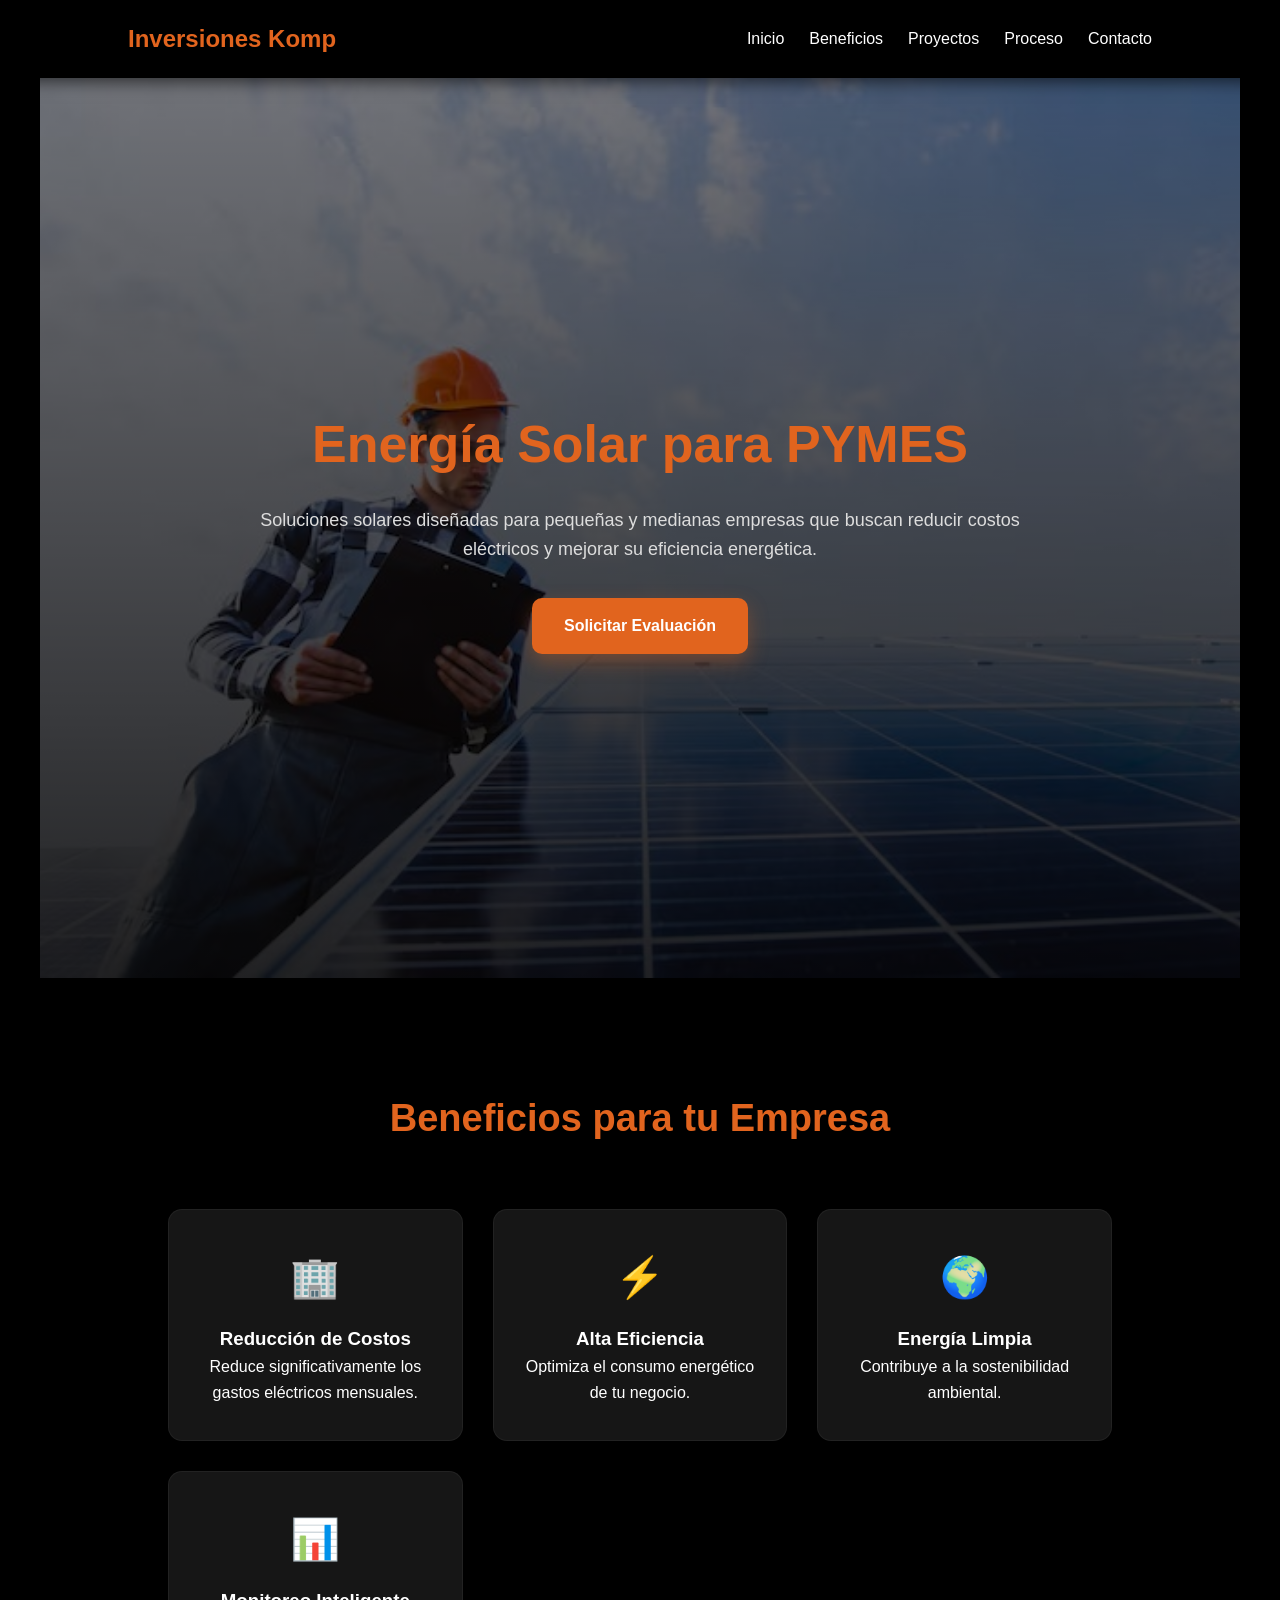
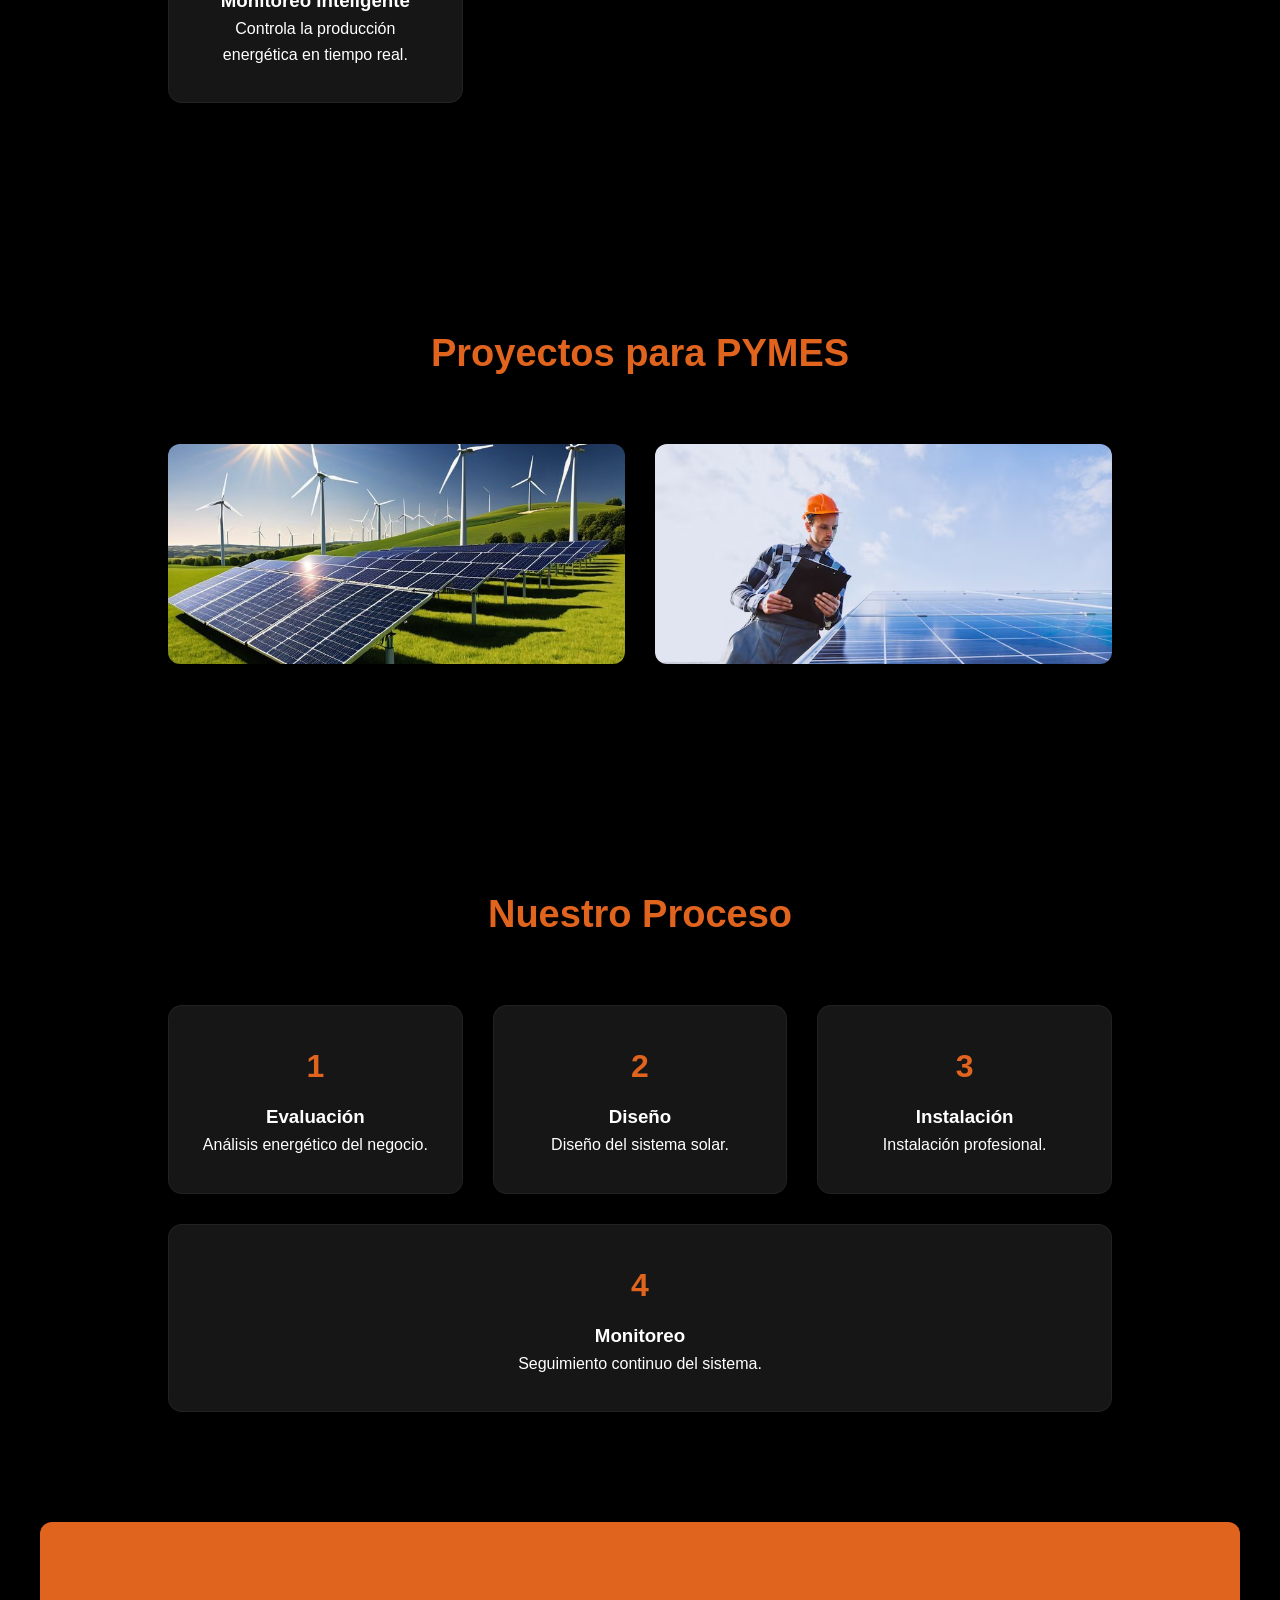
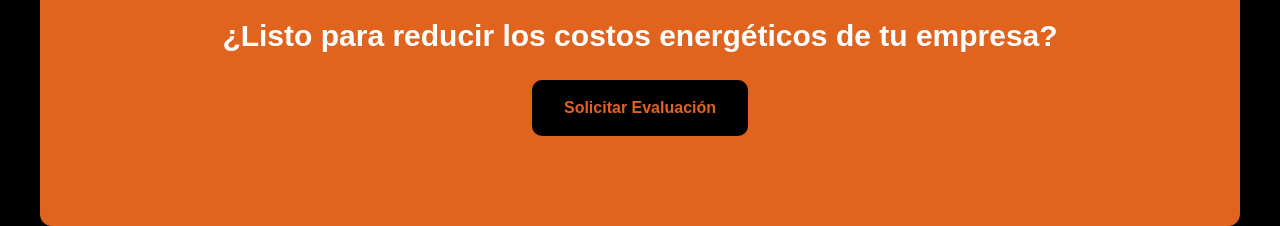
<file: empresas.html>
<!DOCTYPE html>
<html lang="es">
<head>
<meta charset="UTF-8">
<meta name="viewport" content="width=device-width, initial-scale=1.0">

<title>Energía Solar para PYMES | Inversiones Komp</title>

<style>

/* =========================
RESET
========================= */

*{
margin:0;
padding:0;
box-sizing:border-box;
font-family:Arial, sans-serif;
}

body{
background:#000;
color:#fff;
line-height:1.6;
overflow-x:hidden;
}

img{
max-width:100%;
display:block;
}

a{
text-decoration:none;
color:inherit;
}

/* =========================
HEADER
========================= */

header{
display:flex;
justify-content:space-between;
align-items:center;
padding:20px 10%;
background:#000;
position:sticky;
top:0;
z-index:1000;
box-shadow:0 4px 15px rgba(0,0,0,0.6);
}

.logo{
font-size:24px;
font-weight:bold;
color:#e1641e;
}

.nav-menu{
display:flex;
gap:25px;
}

.nav-menu a{
color:#fff;
font-weight:500;
transition:.3s;
}

.nav-menu a:hover{
color:#e1641e;
}

.hamburger{
display:none;
flex-direction:column;
cursor:pointer;
}

.hamburger span{
height:3px;
width:25px;
background:#fff;
margin-bottom:5px;
}

/* =========================
HERO
========================= */

.hero-pymes{
position:relative;
background:url('panel.jpeg') center/cover no-repeat;
min-height:100vh;
display:flex;
align-items:center;
justify-content:center;
padding:120px 10%;
text-align:center;
}
         
.hero-overlay{
position:absolute;
inset:0;
background:linear-gradient(rgba(0,0,0,.5),rgba(0,0,0,.85));
}

.hero-content{
position:relative;
max-width:800px;
margin:auto;
}

.hero-title{
font-size:52px;
color:#e1641e;
margin-bottom:20px;
font-weight:700;
}

.hero-subtitle{
font-size:18px;
margin-bottom:35px;
color:#ddd;
}

/* BOTÓN */

.btn-primary{

background:#e1641e;
color:#fff;
padding:15px 32px;
border-radius:10px;
font-weight:600;
display:inline-block;
transition:.3s;
box-shadow:0 8px 20px rgba(225,100,30,0.35);

}

.btn-primary:hover{

background:#ff7b34;
transform:translateY(-3px);
box-shadow:0 12px 30px rgba(225,100,30,0.45);

}

/* =========================
SECCIONES
========================= */

section{
padding:110px 10%;
max-width:1200px;
margin:auto;
}

.section-title{
text-align:center;
font-size:38px;
margin-bottom:60px;
color:#e1641e;
}

/* =========================
BENEFICIOS
========================= */

.beneficios-grid{
display:grid;
grid-template-columns:repeat(auto-fit,minmax(250px,1fr));
gap:30px;
}

.beneficio-card{

background:#161616;

padding:35px 30px;

border-radius:14px;

text-align:center;

border:1px solid rgba(255,255,255,0.05);

transition:.35s;

box-shadow:0 10px 25px rgba(0,0,0,0.5);

}

.beneficio-card:hover{

transform:translateY(-8px);

border-color:#e1641e;

box-shadow:0 20px 40px rgba(0,0,0,0.7);

}

.beneficio-icon{
font-size:40px;
margin-bottom:15px;
color:#e1641e;
}

/* =========================
PROYECTOS
========================= */

.proyectos-grid{
display:grid;
grid-template-columns:repeat(auto-fit,minmax(280px,1fr));
gap:30px;
}

.proyecto-card{
position:relative;
border-radius:12px;
overflow:hidden;
}

.proyecto-card img{
width:100%;
height:220px;
object-fit:cover;
}

.proyecto-overlay{

position:absolute;
inset:0;

background:rgba(0,0,0,.75);

display:flex;

flex-direction:column;

justify-content:center;

align-items:center;

opacity:0;

transition:.4s;

text-align:center;

padding:20px;

}

.proyecto-card:hover .proyecto-overlay{
opacity:1;
}

/* =========================
PROCESO
========================= */

.proceso-steps{
display:flex;
flex-wrap:wrap;
gap:30px;
justify-content:center;
}

.step-card{

flex:1 1 220px;

background:#161616;

padding:35px 30px;

border-radius:14px;

text-align:center;

border:1px solid rgba(255,255,255,0.05);

transition:.35s;

}

.step-card:hover{
transform:translateY(-6px);
border-color:#e1641e;
}

.step-number{
font-size:32px;
font-weight:bold;
color:#e1641e;
margin-bottom:10px;
}

/* =========================
CTA
========================= */

.cta{
background:#e1641e;
text-align:center;
padding:90px 10%;
border-radius:12px;
}

.cta h2{
margin-bottom:20px;
font-size:30px;
}

.cta .btn-primary{
background:#000;
color:#e1641e;
box-shadow:none;
}

/* =========================
ANIMACION
========================= */

.fade-section{
opacity:0;
transform:translateY(40px);
transition:all .8s ease;
}

.fade-section.visible{
opacity:1;
transform:translateY(0);
}

/* =========================
RESPONSIVE
========================= */

@media(max-width:900px){

header{
padding:15px 5%;
}

.hero-pymes{
padding:100px 5%;
min-height:90vh;
}

.hero-title{
font-size:34px;
}

.hero-subtitle{
font-size:16px;
}

.nav-menu{
position:absolute;
top:70px;
right:0;
background:#000;
flex-direction:column;
width:220px;
padding:20px;
display:none;
}

.nav-menu.active{
display:flex;
}

.nav-menu a{
margin:10px 0;
}

.hamburger{
display:flex;
}

.beneficios-grid,
.proyectos-grid{
grid-template-columns:1fr;
}

.proceso-steps{
flex-direction:column;
align-items:center;
}

.step-card{
width:100%;
max-width:420px;
}

}

</style>
</head>

<body>

<header>

<div class="logo">Inversiones Komp</div>

<nav class="nav-menu" id="navMenu">
<a href="index.html">Inicio</a>
<a href="#beneficios">Beneficios</a>
<a href="#proyectos">Proyectos</a>
<a href="#proceso">Proceso</a>
<a href="index.html#contacto">Contacto</a>
</nav>

<div class="hamburger" id="hamburger">
<span></span>
<span></span>
<span></span>
</div>

</header>

<!-- HERO -->

<section class="hero-pymes">

<div class="hero-overlay"></div>

<div class="hero-content">

<h1 class="hero-title">Energía Solar para PYMES</h1>

<p class="hero-subtitle">
Soluciones solares diseñadas para pequeñas y medianas empresas que buscan reducir costos eléctricos y mejorar su eficiencia energética.
</p>

<a href="index.html#contacto" class="btn-primary">Solicitar Evaluación</a>

</div>

</section>

<!-- BENEFICIOS -->

<section id="beneficios" class="fade-section">

<h2 class="section-title">Beneficios para tu Empresa</h2>

<div class="beneficios-grid">

<div class="beneficio-card">
<div class="beneficio-icon">🏢</div>
<h3>Reducción de Costos</h3>
<p>Reduce significativamente los gastos eléctricos mensuales.</p>
</div>

<div class="beneficio-card">
<div class="beneficio-icon">⚡</div>
<h3>Alta Eficiencia</h3>
<p>Optimiza el consumo energético de tu negocio.</p>
</div>

<div class="beneficio-card">
<div class="beneficio-icon">🌍</div>
<h3>Energía Limpia</h3>
<p>Contribuye a la sostenibilidad ambiental.</p>
</div>

<div class="beneficio-card">
<div class="beneficio-icon">📊</div>
<h3>Monitoreo Inteligente</h3>
<p>Controla la producción energética en tiempo real.</p>
</div>

</div>

</section>

<!-- PROYECTOS -->

<section id="proyectos" class="fade-section">

<h2 class="section-title">Proyectos para PYMES</h2>

<div class="proyectos-grid">

<div class="proyecto-card">
<img src="ps.jpeg">
<div class="proyecto-overlay">
<h3>Empresa Comercial</h3>
<p>Sistema solar 50kW</p>
</div>
</div>

<div class="proyecto-card">
<img src="panel.jpeg">
<div class="proyecto-overlay">
<h3>Negocio Local</h3>
<p>Instalación fotovoltaica empresarial</p>
</div>
</div>

</div>

</section>

<!-- PROCESO -->

<section id="proceso" class="fade-section">

<h2 class="section-title">Nuestro Proceso</h2>

<div class="proceso-steps">

<div class="step-card">
<div class="step-number">1</div>
<h3>Evaluación</h3>
<p>Análisis energético del negocio.</p>
</div>

<div class="step-card">
<div class="step-number">2</div>
<h3>Diseño</h3>
<p>Diseño del sistema solar.</p>
</div>

<div class="step-card">
<div class="step-number">3</div>
<h3>Instalación</h3>
<p>Instalación profesional.</p>
</div>

<div class="step-card">
<div class="step-number">4</div>
<h3>Monitoreo</h3>
<p>Seguimiento continuo del sistema.</p>
</div>

</div>

</section>

<!-- CTA -->

<section class="cta fade-section">

<h2>¿Listo para reducir los costos energéticos de tu empresa?</h2>

<a href="index.html#contacto" class="btn-primary">Solicitar Evaluación</a>

</section>

<script>

const hamburger=document.getElementById("hamburger");
const navMenu=document.getElementById("navMenu");

hamburger.addEventListener("click",()=>{
navMenu.classList.toggle("active");
});

const sections=document.querySelectorAll(".fade-section");

const observer=new IntersectionObserver(entries=>{
entries.forEach(entry=>{
if(entry.isIntersecting){
entry.target.classList.add("visible");
}
});
});

sections.forEach(section=>{
observer.observe(section);
});

</script>

</body>
</html>
</file>
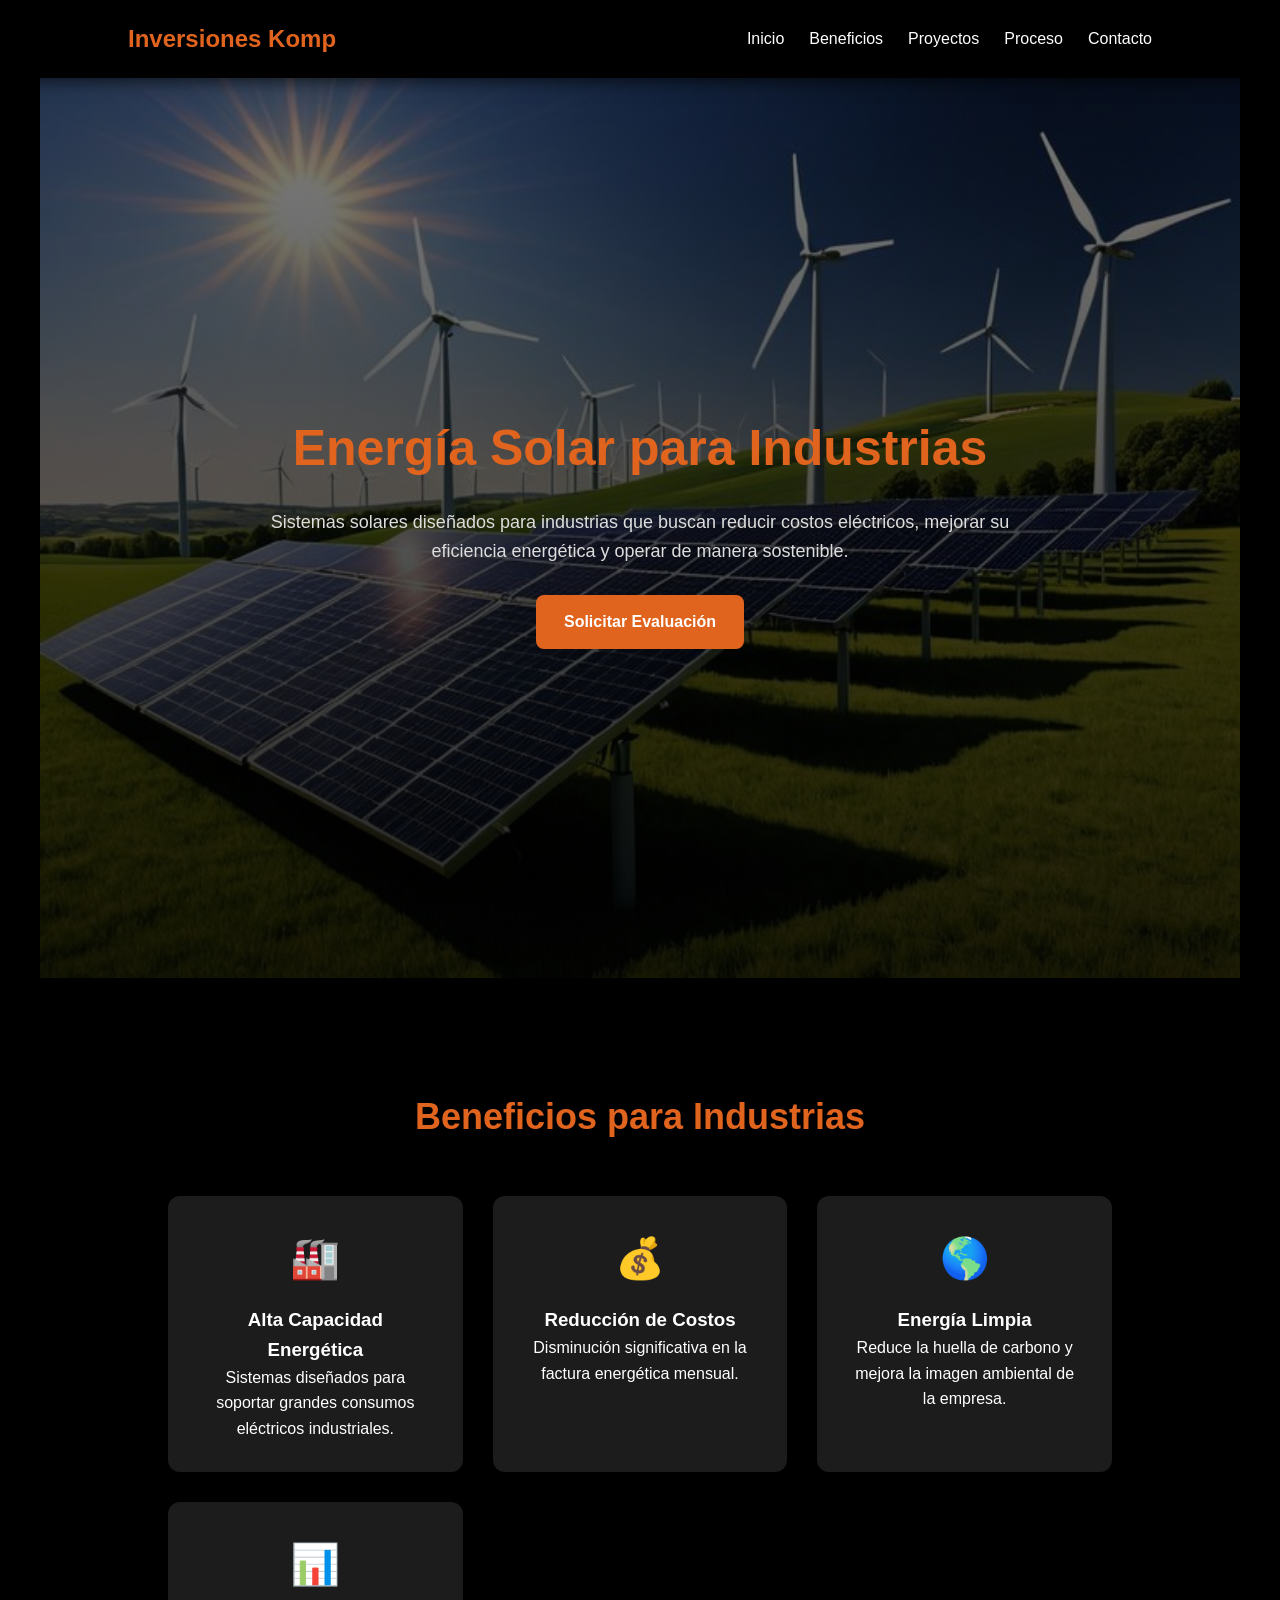
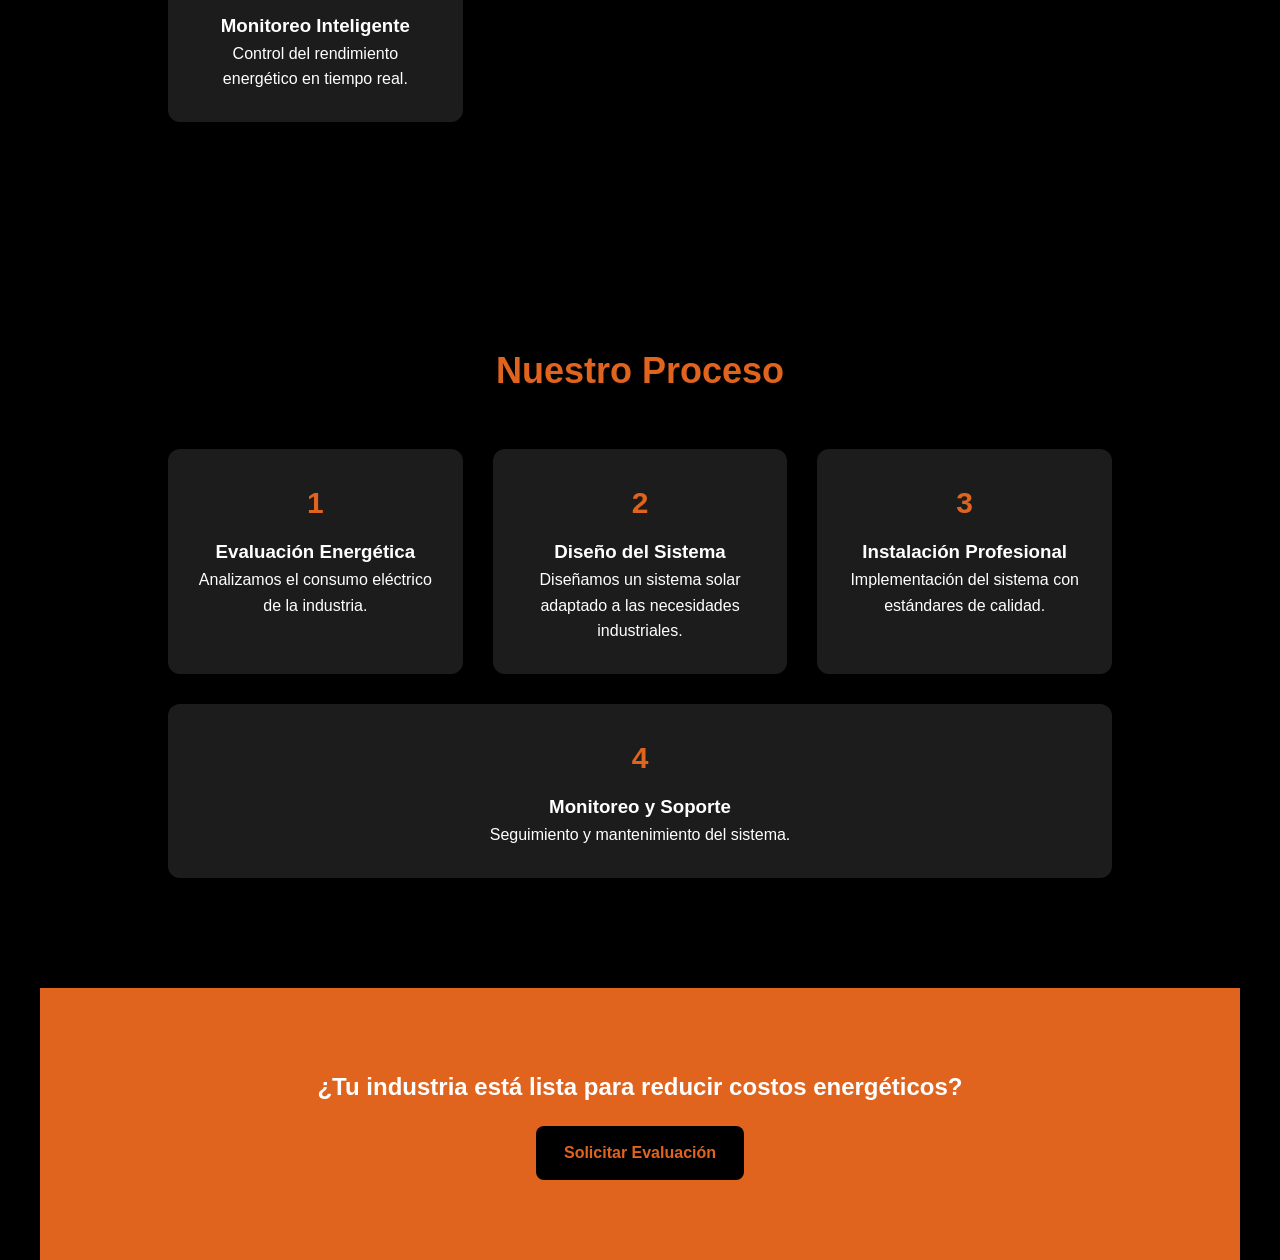
<file: industrias.html>
<!DOCTYPE html>
<html lang="es">
<head>
<meta charset="UTF-8">
<meta name="viewport" content="width=device-width, initial-scale=1.0">
<title>Soluciones Industriales | Inversiones Komp</title>

<style>

/* =========================
RESET
========================= */

*{
margin:0;
padding:0;
box-sizing:border-box;
font-family:Arial, sans-serif;
}

body{
background:#000;
color:#fff;
line-height:1.6;
overflow-x:hidden;
}

img{
max-width:100%;
display:block;
}

a{
text-decoration:none;
color:inherit;
}

/* =========================
HEADER
========================= */

header{
display:flex;
justify-content:space-between;
align-items:center;
padding:20px 10%;
background:#000;
position:sticky;
top:0;
z-index:1000;
box-shadow:0 4px 15px rgba(0,0,0,0.6);
}

.logo{
font-size:24px;
font-weight:bold;
color:#e1641e;
}

.nav-menu{
display:flex;
gap:25px;
}

.nav-menu a{
color:#fff;
font-weight:500;
transition:.3s;
}

.nav-menu a:hover{
color:#e1641e;
}

.hamburger{
display:none;
flex-direction:column;
cursor:pointer;
}

.hamburger span{
height:3px;
width:25px;
background:#fff;
margin-bottom:5px;
}

/* =========================
HERO
========================= */

.hero-industria{
position:relative;
background:url('ps.jpeg') center/cover no-repeat;
min-height:100vh;
display:flex;
align-items:center;
justify-content:center;
padding:120px 10%;
text-align:center;
}

.hero-overlay{
position:absolute;
inset:0;
background:linear-gradient(rgba(0,0,0,.5),rgba(0,0,0,.85));
}

.hero-content{
position:relative;
max-width:800px;
margin:auto;
}

.hero-title{
font-size:50px;
color:#e1641e;
margin-bottom:20px;
}

.hero-subtitle{
font-size:18px;
margin-bottom:30px;
color:#ddd;
}

.btn-primary{
background:#e1641e;
color:#fff;
padding:14px 28px;
border-radius:8px;
font-weight:600;
display:inline-block;
transition:.3s;
}

.btn-primary:hover{
background:#ff7b34;
transform:translateY(-2px);
}

/* =========================
SECCIONES
========================= */

section{
padding:110px 10%;
max-width:1200px;
margin:auto;
}

.section-title{
text-align:center;
font-size:36px;
margin-bottom:50px;
color:#e1641e;
}

/* =========================
CARDS BENEFICIOS
========================= */

.beneficios-grid{
display:grid;
grid-template-columns:repeat(auto-fit,minmax(250px,1fr));
gap:30px;
}

.beneficio-card{
background:#1c1c1c;
padding:30px;
border-radius:12px;
text-align:center;
transition:.4s;
}

.beneficio-card:hover{
transform:translateY(-5px);
}

.beneficio-icon{
font-size:40px;
margin-bottom:15px;
color:#e1641e;
}

/* =========================
PROYECTOS
========================= */

.proyectos-grid{
display:grid;
grid-template-columns:repeat(auto-fit,minmax(280px,1fr));
gap:30px;
}

.proyecto-card{
position:relative;
border-radius:12px;
overflow:hidden;
}

.proyecto-card img{
width:100%;
}

.proyecto-overlay{
position:absolute;
inset:0;
background:rgba(0,0,0,.75);
display:flex;
flex-direction:column;
justify-content:center;
align-items:center;
opacity:0;
transition:.4s;
text-align:center;
padding:20px;
}

.proyecto-card:hover .proyecto-overlay{
opacity:1;
}

/* =========================
PROCESO
========================= */

.proceso-steps{
display:flex;
flex-wrap:wrap;
gap:30px;
justify-content:center;
}

.step-card{
flex:1 1 220px;
background:#1c1c1c;
padding:30px;
border-radius:12px;
text-align:center;
}

.step-number{
font-size:30px;
font-weight:bold;
color:#e1641e;
margin-bottom:10px;
}

/* =========================
CTA
========================= */

.cta{
background:#e1641e;
text-align:center;
padding:80px 10%;
}

.cta h2{
margin-bottom:20px;
}

.cta .btn-primary{
background:#000;
color:#e1641e;
}

/* =========================
ANIMACION SCROLL
========================= */

.fade-section{
opacity:0;
transform:translateY(40px);
transition:all .8s ease;
}

.fade-section.visible{
opacity:1;
transform:translateY(0);
}

/* =========================
RESPONSIVE
========================= */

@media(max-width:900px){

header{
padding:15px 5%;
}

.hero-industria{
padding:100px 5%;
min-height:90vh;
}

.hero-title{
font-size:34px;
}

.hero-subtitle{
font-size:16px;
}

.nav-menu{
position:absolute;
top:70px;
right:0;
background:#000;
flex-direction:column;
width:220px;
padding:20px;
display:none;
}

.nav-menu.active{
display:flex;
}

.nav-menu a{
margin:10px 0;
}

.hamburger{
display:flex;
}

}

@media(max-width:600px){

.hero-title{
font-size:28px;
}

.hero-subtitle{
font-size:14px;
}

.section-title{
font-size:26px;
}

}

</style>
</head>

<body>

<header>

<div class="logo">Inversiones Komp</div>

<nav class="nav-menu" id="navMenu">

<a href="index.html">Inicio</a>
<a href="#beneficios">Beneficios</a>
<a href="#proyectos">Proyectos</a>
<a href="#proceso">Proceso</a>
<a href="index.html#contacto">Contacto</a>

</nav>

<div class="hamburger" id="hamburger">
<span></span>
<span></span>
<span></span>
</div>

</header>

<!-- HERO -->

<section class="hero-industria">

<div class="hero-overlay"></div>

<div class="hero-content">

<h1 class="hero-title">Energía Solar para Industrias</h1>

<p class="hero-subtitle">
Sistemas solares diseñados para industrias que buscan reducir costos eléctricos, mejorar su eficiencia energética y operar de manera sostenible.
</p>

<a href="index.html#contacto" class="btn-primary">
Solicitar Evaluación
</a>

</div>

</section>

<!-- BENEFICIOS -->

<section id="beneficios" class="fade-section">

<h2 class="section-title">Beneficios para Industrias</h2>

<div class="beneficios-grid">

<div class="beneficio-card">
<div class="beneficio-icon">🏭</div>
<h3>Alta Capacidad Energética</h3>
<p>Sistemas diseñados para soportar grandes consumos eléctricos industriales.</p>
</div>

<div class="beneficio-card">
<div class="beneficio-icon">💰</div>
<h3>Reducción de Costos</h3>
<p>Disminución significativa en la factura energética mensual.</p>
</div>

<div class="beneficio-card">
<div class="beneficio-icon">🌎</div>
<h3>Energía Limpia</h3>
<p>Reduce la huella de carbono y mejora la imagen ambiental de la empresa.</p>
</div>

<div class="beneficio-card">
<div class="beneficio-icon">📊</div>
<h3>Monitoreo Inteligente</h3>
<p>Control del rendimiento energético en tiempo real.</p>
</div>

</div>

</section>

<!-- PROCESO -->

<section id="proceso" class="fade-section">

<h2 class="section-title">Nuestro Proceso</h2>

<div class="proceso-steps">

<div class="step-card">
<div class="step-number">1</div>
<h3>Evaluación Energética</h3>
<p>Analizamos el consumo eléctrico de la industria.</p>
</div>

<div class="step-card">
<div class="step-number">2</div>
<h3>Diseño del Sistema</h3>
<p>Diseñamos un sistema solar adaptado a las necesidades industriales.</p>
</div>

<div class="step-card">
<div class="step-number">3</div>
<h3>Instalación Profesional</h3>
<p>Implementación del sistema con estándares de calidad.</p>
</div>

<div class="step-card">
<div class="step-number">4</div>
<h3>Monitoreo y Soporte</h3>
<p>Seguimiento y mantenimiento del sistema.</p>
</div>

</div>

</section>

<!-- CTA -->

<section class="cta fade-section">

<h2>¿Tu industria está lista para reducir costos energéticos?</h2>

<a href="index.html#contacto" class="btn-primary">
Solicitar Evaluación
</a>

</section>

<script>

const hamburger=document.getElementById("hamburger");
const navMenu=document.getElementById("navMenu");

hamburger.addEventListener("click",()=>{
navMenu.classList.toggle("active");
});

const sections=document.querySelectorAll(".fade-section");

const observer=new IntersectionObserver(entries=>{
entries.forEach(entry=>{
if(entry.isIntersecting){
entry.target.classList.add("visible");
}
});
});

sections.forEach(section=>{
observer.observe(section);
});

</script>

</body>
</html>
</file>
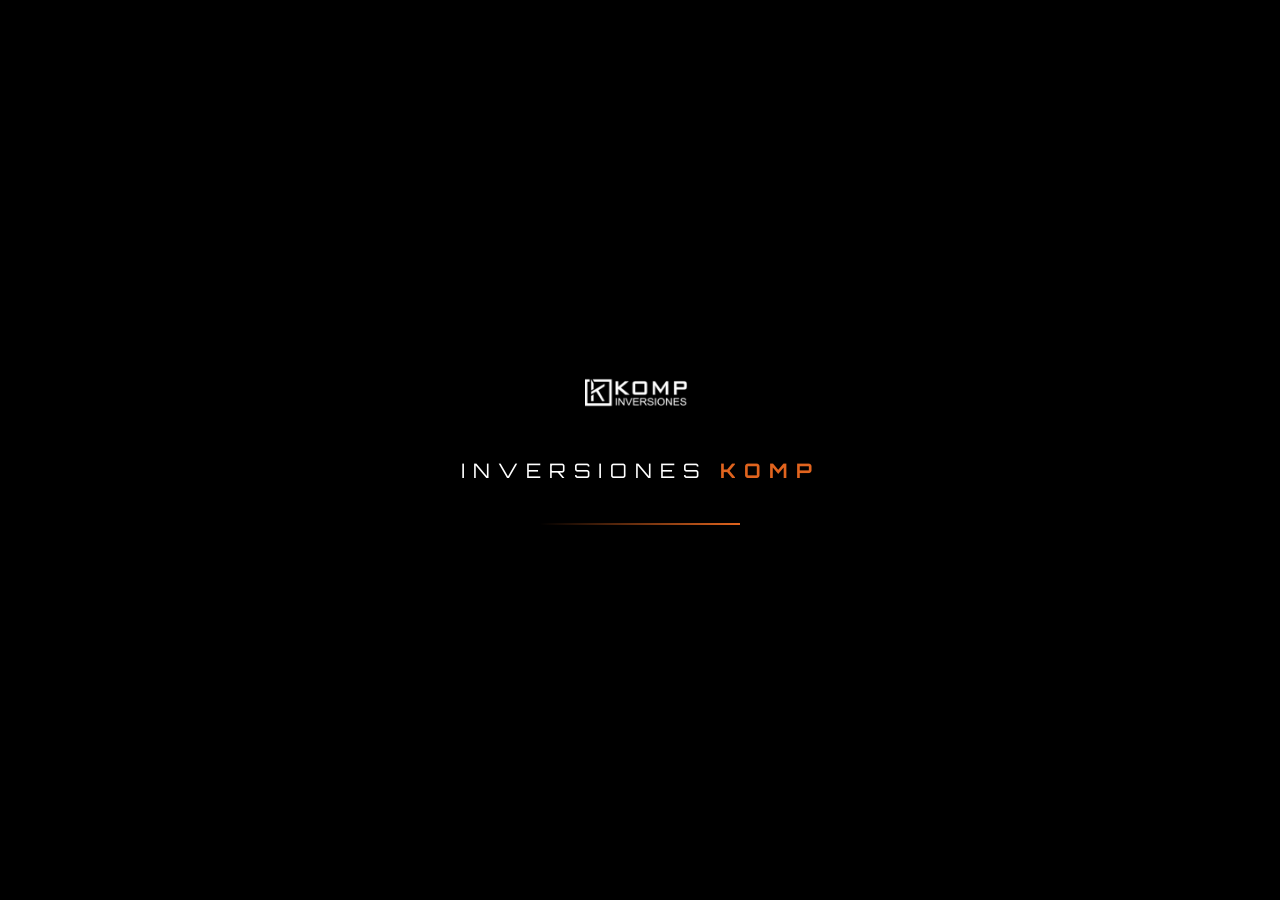
<file: loading.html>
<!-- LOADING / PRELOADER KOMP -->

<!DOCTYPE html>
<html lang="es">

<head>

<meta charset="UTF-8">
<meta name="viewport" content="width=device-width, initial-scale=1.0">

<title>KOMP Loading</title>

<link href="https://fonts.googleapis.com/css2?family=Orbitron:wght@400;600;700&display=swap" rel="stylesheet">

</head>

<body>


<!-- PRELOADER -->

<div id="preloader">

<div class="loader-wrapper">

<img src="logo.png" alt="KOMP" class="logo-img">

<h1 class="logo-name">
INVERSIONES <span>KOMP</span>
</h1>

<div class="loading-line"></div>

</div>

</div>



<style>

/* ================================
BASE DEL PRELOADER
pantalla completa
================================ */

#preloader{
position:fixed;
inset:0;
background:#000;
display:flex;
justify-content:center;
align-items:center;
z-index:9999;
}

/* ================================
CONTENEDOR CENTRAL
================================ */

.loader-wrapper{
text-align:center;
opacity:0;
transform:translateY(30px);
animation:fadeUp 1.2s ease forwards;
}

@keyframes fadeUp{
to{
opacity:1;
transform:translateY(0);
}
}

/* ================================
LOGO
================================ */

.logo-img{
width:110px;
margin-bottom:30px;
filter:brightness(0) invert(1);
opacity:0;
animation:logoReveal 1.2s ease forwards 0.3s;
}

@keyframes logoReveal{
to{
opacity:1;
}
}

/* ================================
TEXTO
================================ */

.logo-name{
font-family:'Orbitron', sans-serif;
font-weight:400;
font-size:20px;
letter-spacing:8px;
text-transform:uppercase;
color:#ffffff;
margin-bottom:40px;
opacity:0;
animation:textReveal 1.5s ease forwards 0.6s;
}

/* COLOR CORPORATIVO */

.logo-name span{
font-weight:700;
color:#e1641e;
}

@keyframes textReveal{
0%{
opacity:0;
letter-spacing:20px;
}
100%{
opacity:1;
letter-spacing:8px;
}
}

/* ================================
LINEA ANIMADA
================================ */

.loading-line{
width:200px;
height:2px;
margin:auto;
background:linear-gradient(
90deg,
transparent,
#e1641e,
transparent
);
background-size:200% 100%;
animation:lineMove 1.5s linear infinite;
}

@keyframes lineMove{
0%{ background-position:-200% 0; }
100%{ background-position:200% 0; }
}

</style>


<script>

/* ===================================
DESPUES DE 3 SEGUNDOS
REDIRIGE AL INDEX
=================================== */

setTimeout(function(){

window.location.href = "index.html";

},3000);

</script>


</body>
</html>
</file>
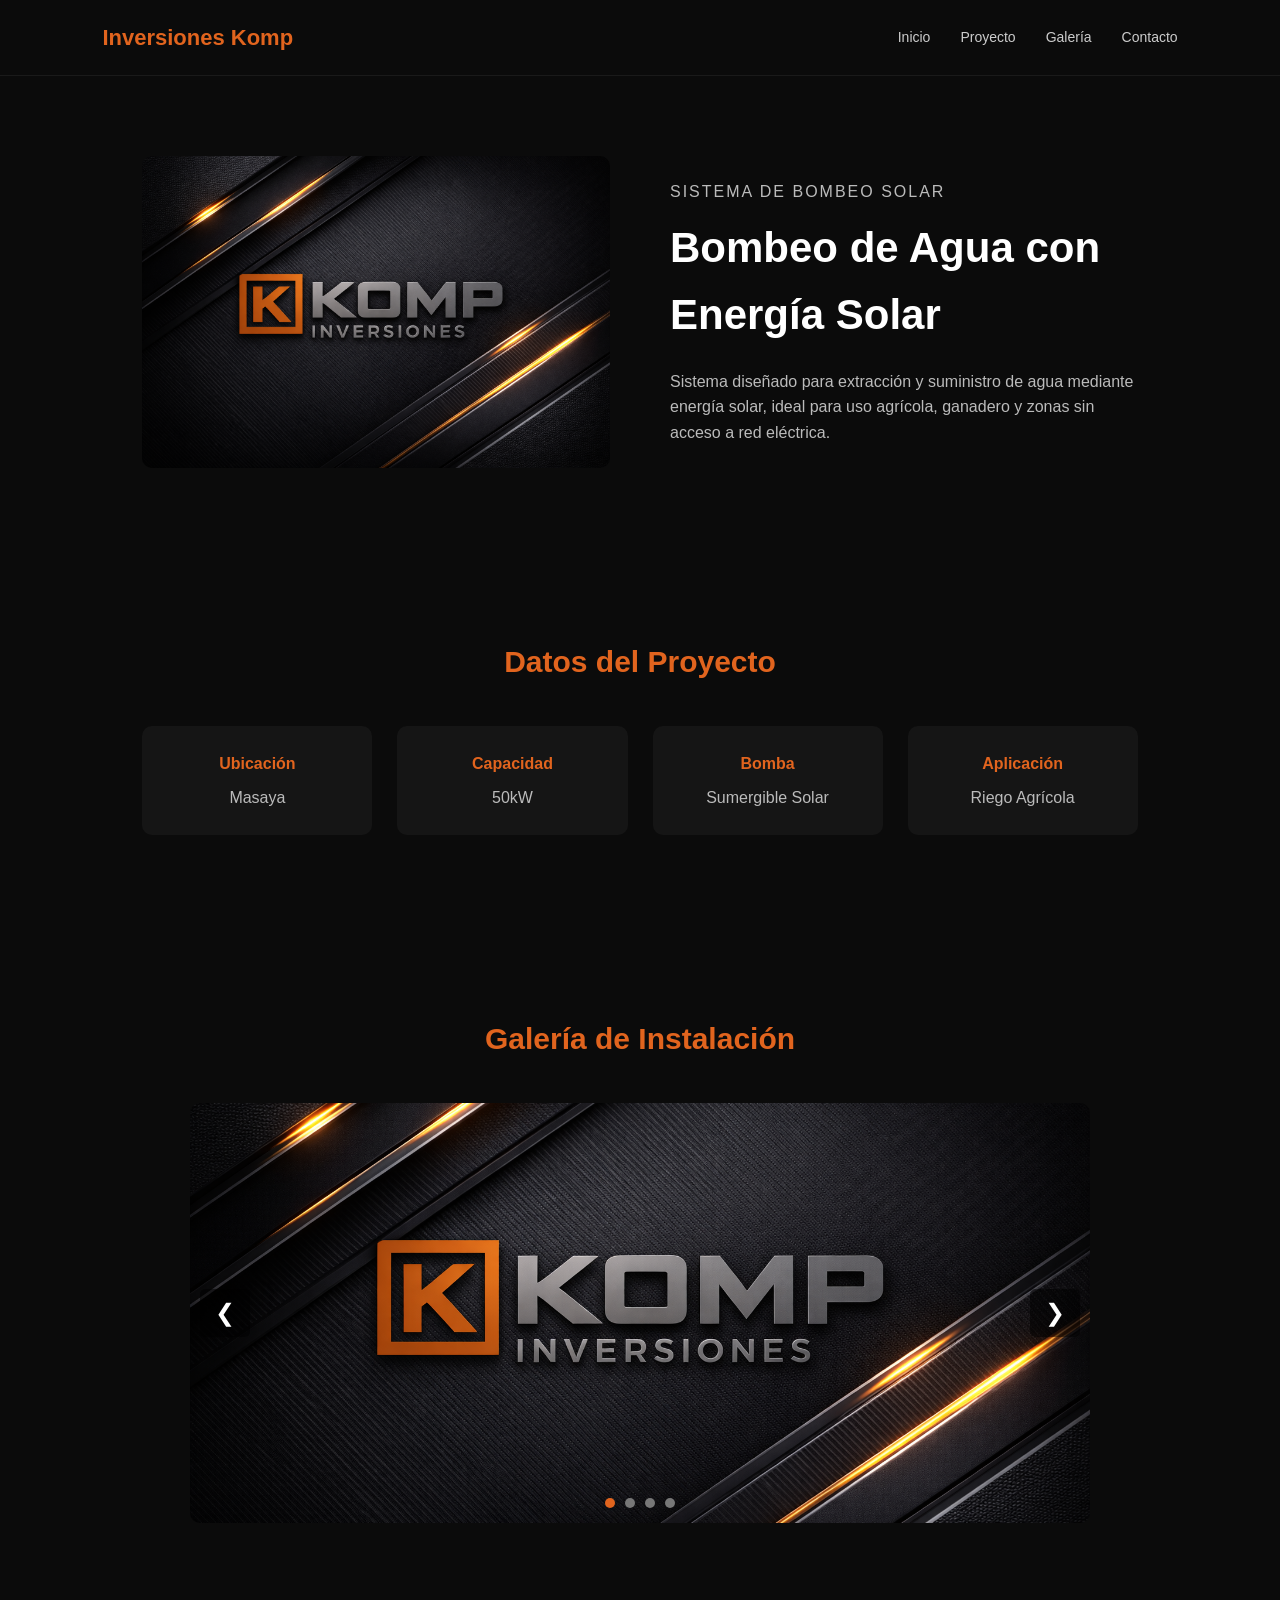
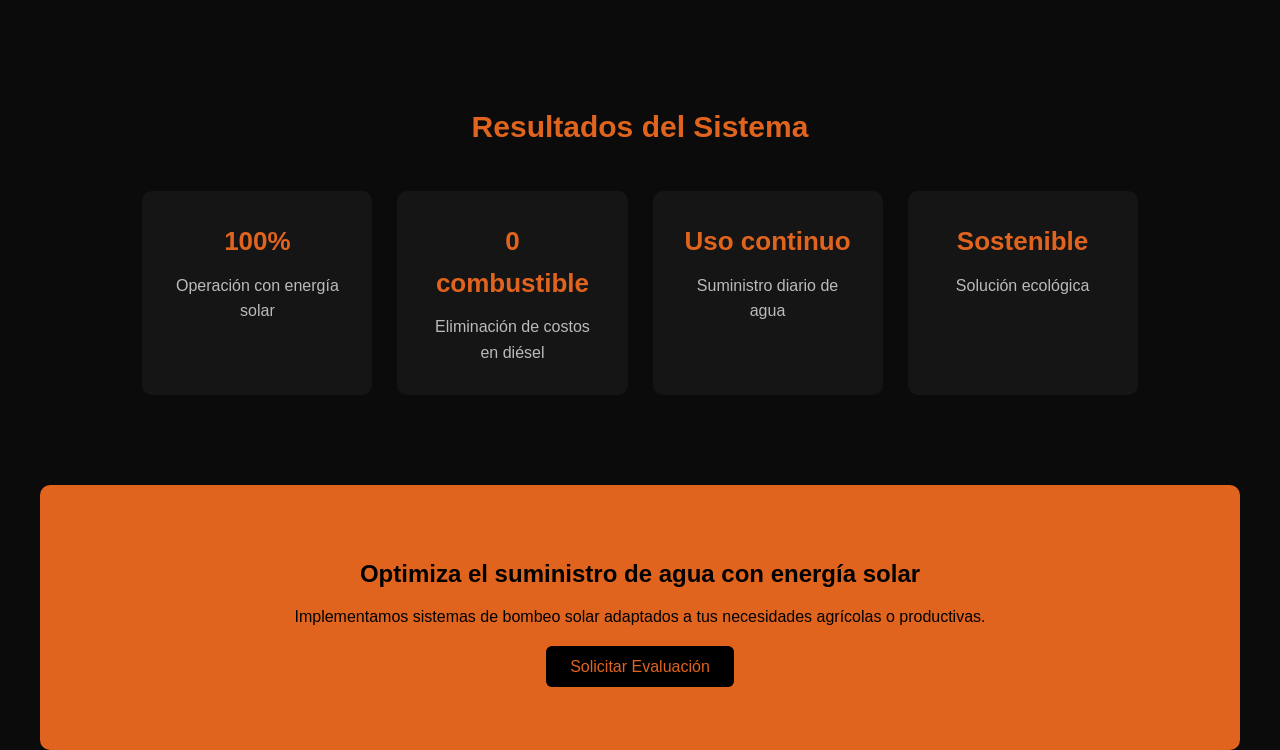
<file: Pbombeo.html>
<!DOCTYPE html>
<html lang="es">
<head>

<meta charset="UTF-8">
<meta name="viewport" content="width=device-width, initial-scale=1.0">

<title>Proyecto Bombeo Solar | Inversiones Komp</title>

<style>

/* ================= RESET ================= */

*{
margin:0;
padding:0;
box-sizing:border-box;
font-family:Arial, Helvetica, sans-serif;
}

body{
background:#0b0b0b;
color:#fff;
line-height:1.6;
}

img{
width:100%;
display:block;
}

/* ================= HEADER ================= */

header{
display:flex;
justify-content:space-between;
align-items:center;
padding:20px 8%;
background:#0b0b0b;
position:sticky;
top:0;
z-index:1000;
border-bottom:1px solid #1a1a1a;
}

.logo{
font-size:22px;
font-weight:600;
color:#e1641e;
}

.nav-menu{
display:flex;
gap:30px;
}

.nav-menu a{
color:#ccc;
text-decoration:none;
font-size:14px;
}

.nav-menu a:hover{
color:#e1641e;
}

.hamburger{
display:none;
flex-direction:column;
cursor:pointer;
}

.hamburger span{
height:3px;
width:25px;
background:#fff;
margin-bottom:4px;
}

/* ================= HERO ================= */

.hero{
display:grid;
grid-template-columns:1fr 1fr;
align-items:center;
gap:60px;
max-width:1200px;
margin:auto;
padding:80px 8%;
}

.hero img{
border-radius:10px;
}

.hero-text h1{
font-size:42px;
margin-bottom:20px;
}

.hero-label{
color:#e1641e;
font-size:13px;
letter-spacing:2px;
text-transform:uppercase;
margin-bottom:10px;
}

.hero-text p{
color:#bbb;
font-size:16px;
}

/* ================= SECCIONES ================= */

section{
padding:90px 8%;
max-width:1200px;
margin:auto;
}

.section-title{
font-size:30px;
margin-bottom:40px;
color:#e1641e;
text-align:center;
}

/* ================= DATOS ================= */

.info-grid{
display:grid;
grid-template-columns:repeat(auto-fit,minmax(200px,1fr));
gap:25px;
}

.info-box{
background:#151515;
padding:25px;
border-radius:10px;
text-align:center;
}

.info-box h3{
color:#e1641e;
margin-bottom:8px;
font-size:16px;
}

.info-box p{
color:#bbb;
}

/* ================= CAROUSEL ================= */

.carousel{
position:relative;
max-width:900px;
margin:auto;
overflow:hidden;
border-radius:10px;
}

.carousel-track{
display:flex;
transition:transform .6s ease-in-out;
}

.carousel-img{
min-width:100%;
height:420px;
object-fit:cover;
}

.carousel-btn{
position:absolute;
top:50%;
transform:translateY(-50%);
background:rgba(0,0,0,.5);
border:none;
color:white;
font-size:24px;
padding:10px 15px;
cursor:pointer;
border-radius:5px;
transition:.3s;
}

.carousel-btn:hover{
background:#e1641e;
}

.prev{ left:10px; }
.next{ right:10px; }

.carousel-dots{
position:absolute;
bottom:15px;
left:50%;
transform:translateX(-50%);
display:flex;
gap:10px;
}

.carousel-dots span{
width:10px;
height:10px;
background:#777;
border-radius:50%;
cursor:pointer;
transition:.3s;
}

.carousel-dots .active{
background:#e1641e;
}

/* ================= RESULTADOS ================= */

.resultados{
display:grid;
grid-template-columns:repeat(auto-fit,minmax(220px,1fr));
gap:25px;
}

.resultado{
background:#151515;
padding:30px;
border-radius:10px;
text-align:center;
}

.resultado h3{
color:#e1641e;
font-size:26px;
margin-bottom:10px;
}

.resultado p{
color:#bbb;
}

/* ================= CTA ================= */

.cta{
background:#e1641e;
padding:70px 8%;
border-radius:10px;
text-align:center;
}

.cta h2{
color:#000;
margin-bottom:10px;
}

.cta p{
color:#000;
margin-bottom:25px;
}

.btn{
background:#000;
color:#e1641e;
padding:12px 24px;
border-radius:6px;
text-decoration:none;
}

/* ================= RESPONSIVE ================= */

@media(max-width:900px){

.hero{
grid-template-columns:1fr;
gap:40px;
}

.nav-menu{
display:none;
position:absolute;
top:70px;
right:0;
background:#0b0b0b;
flex-direction:column;
padding:20px;
}

.nav-menu.active{
display:flex;
}

.hamburger{
display:flex;
}

.carousel-img{
height:260px;
}

}

</style>

</head>

<body>

<header>

<div class="logo">Inversiones Komp</div>

<nav class="nav-menu" id="menu">

<a href="index.html">Inicio</a>
<a href="#proyecto">Proyecto</a>
<a href="#galeria">Galería</a>
<a href="index.html#contacto">Contacto</a>

</nav>

<div class="hamburger" id="hamburger">
<span></span>
<span></span>
<span></span>
</div>

</header>

<!-- HERO -->

<section class="hero">

<img src="ft.png">

<div class="hero-text">

<p class="hero-label">Sistema de Bombeo Solar</p>

<h1>Bombeo de Agua con Energía Solar</h1>

<p>
Sistema diseñado para extracción y suministro de agua mediante energía solar, ideal para uso agrícola, ganadero y zonas sin acceso a red eléctrica.
</p>

</div>

</section>

<!-- DATOS -->

<section id="proyecto">

<h2 class="section-title">Datos del Proyecto</h2>

<div class="info-grid">

<div class="info-box">
<h3>Ubicación</h3>
<p>Masaya</p>
</div>

<div class="info-box">
<h3>Capacidad</h3>
<p>50kW</p>
</div>

<div class="info-box">
<h3>Bomba</h3>
<p>Sumergible Solar</p>
</div>

<div class="info-box">
<h3>Aplicación</h3>
<p>Riego Agrícola</p>
</div>

</div>

</section>

<!-- GALERIA -->

<section id="galeria">

<h2 class="section-title">Galería de Instalación</h2>

<div class="carousel">

<div class="carousel-track">

<img src="ft.png" class="carousel-img">
<img src="ft.png" class="carousel-img">
<img src="ft.png" class="carousel-img">
<img src="ft.png" class="carousel-img">

</div>

<button class="carousel-btn prev">&#10094;</button>
<button class="carousel-btn next">&#10095;</button>

<div class="carousel-dots"></div>

</div>

</section>

<!-- RESULTADOS -->

<section>

<h2 class="section-title">Resultados del Sistema</h2>

<div class="resultados">

<div class="resultado">
<h3>100%</h3>
<p>Operación con energía solar</p>
</div>

<div class="resultado">
<h3>0 combustible</h3>
<p>Eliminación de costos en diésel</p>
</div>

<div class="resultado">
<h3>Uso continuo</h3>
<p>Suministro diario de agua</p>
</div>

<div class="resultado">
<h3>Sostenible</h3>
<p>Solución ecológica</p>
</div>

</div>

</section>

<!-- CTA -->

<section class="cta">

<h2>Optimiza el suministro de agua con energía solar</h2>

<p>
Implementamos sistemas de bombeo solar adaptados a tus necesidades agrícolas o productivas.
</p>

<a href="index.html#contacto" class="btn">
Solicitar Evaluación
</a>

</section>

<script>

/* MENU */
const hamburger=document.getElementById("hamburger");
const menu=document.getElementById("menu");

hamburger.onclick=()=>menu.classList.toggle("active");

/* CAROUSEL */
const track=document.querySelector(".carousel-track");
const slides=document.querySelectorAll(".carousel-img");
const next=document.querySelector(".next");
const prev=document.querySelector(".prev");
const dotsContainer=document.querySelector(".carousel-dots");

let index=0;
let interval;

slides.forEach((_,i)=>{
const dot=document.createElement("span");
if(i===0) dot.classList.add("active");
dot.onclick=()=>{index=i;update();}
dotsContainer.appendChild(dot);
});

const dots=document.querySelectorAll(".carousel-dots span");

function update(){
track.style.transform=`translateX(-${index*100}%)`;
dots.forEach(d=>d.classList.remove("active"));
dots[index].classList.add("active");
}

next.onclick=()=>{index=(index+1)%slides.length;update();}
prev.onclick=()=>{index=(index-1+slides.length)%slides.length;update();}

function start(){
interval=setInterval(()=>{index=(index+1)%slides.length;update();},4000);
}

function stop(){clearInterval(interval);}

start();

const carousel=document.querySelector(".carousel");
carousel.onmouseenter=stop;
carousel.onmouseleave=start;

let startX=0;

carousel.addEventListener("touchstart",e=>{
startX=e.touches[0].clientX;
});

carousel.addEventListener("touchend",e=>{
let endX=e.changedTouches[0].clientX;
if(startX-endX>50) next.click();
else if(endX-startX>50) prev.click();
});

</script>

</body>
</html>
</file>
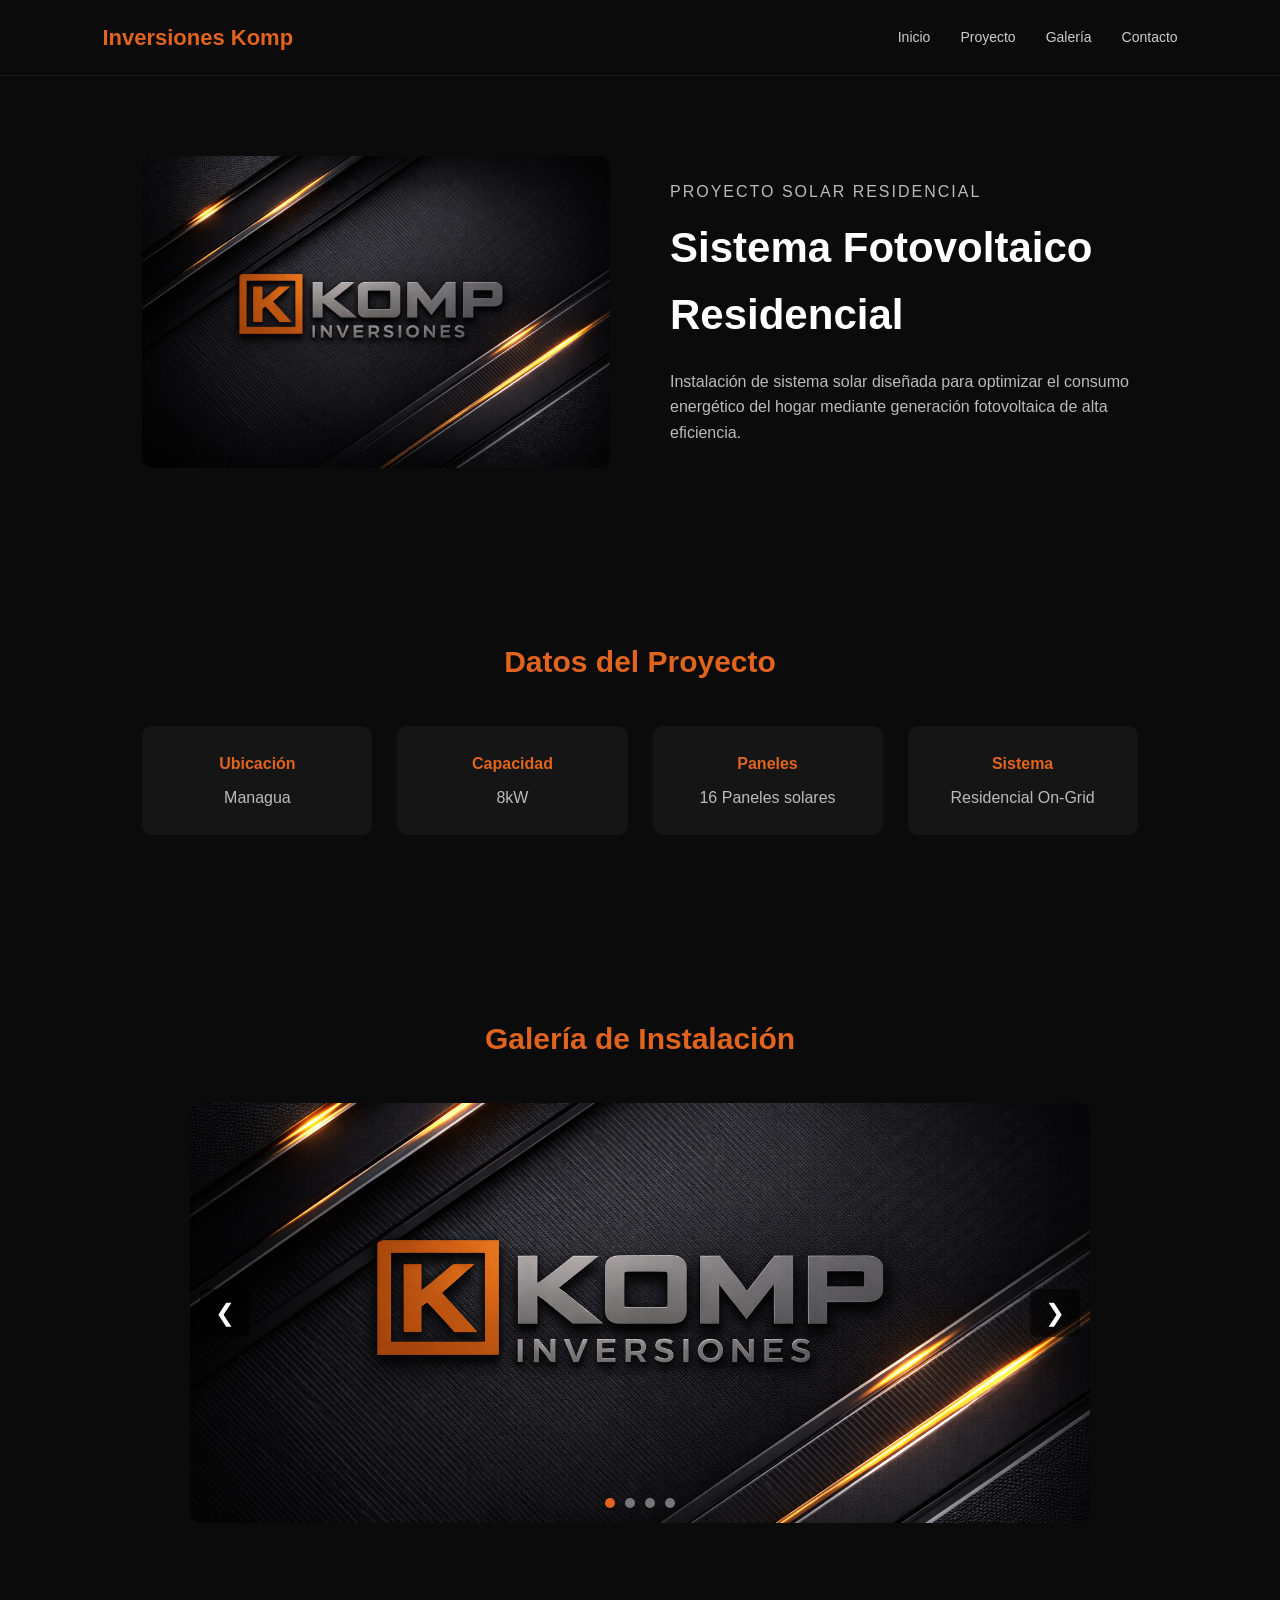
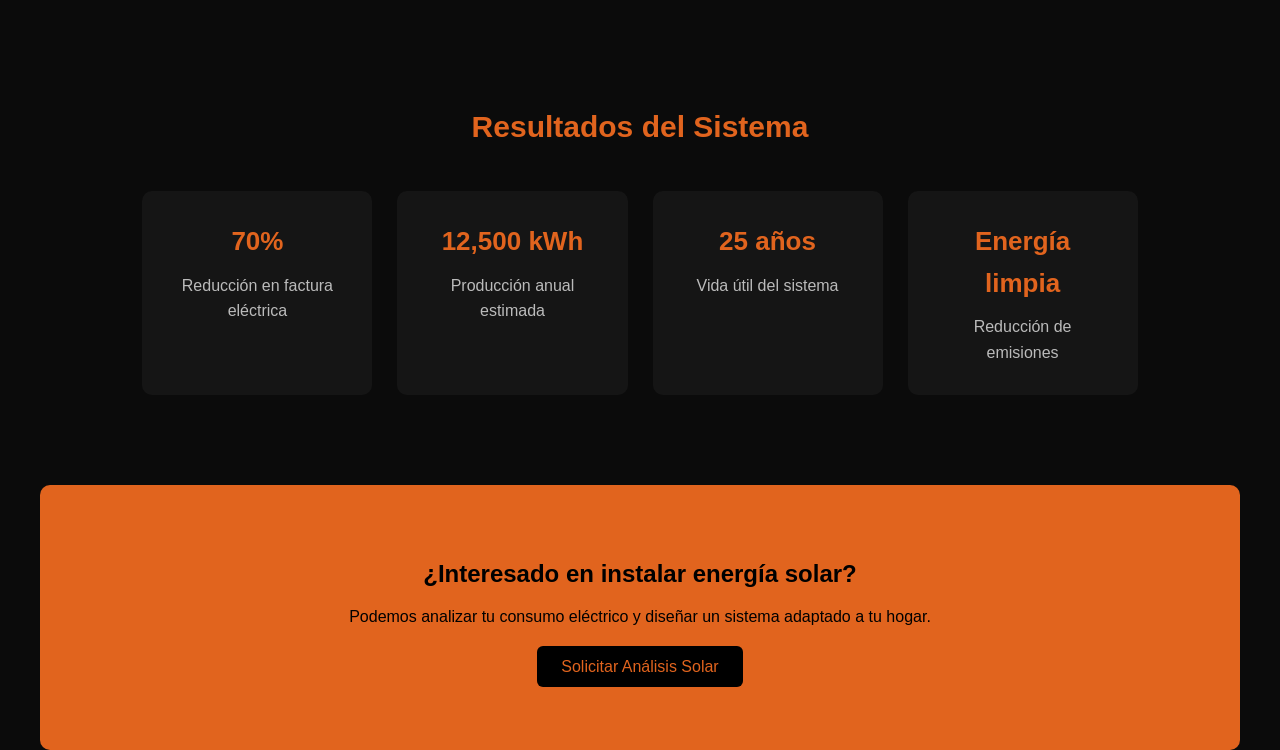
<file: Pcasas.html>
<!DOCTYPE html>
<html lang="es">
<head>

<meta charset="UTF-8">
<meta name="viewport" content="width=device-width, initial-scale=1.0">

<title>Proyecto Solar Residencial | Inversiones Komp</title>

<style>

/* ================= RESET ================= */

*{
margin:0;
padding:0;
box-sizing:border-box;
font-family:Arial, Helvetica, sans-serif;
}

body{
background:#0b0b0b;
color:#fff;
line-height:1.6;
}

img{
width:100%;
display:block;
}

/* ================= HEADER ================= */

header{
display:flex;
justify-content:space-between;
align-items:center;
padding:20px 8%;
background:#0b0b0b;
position:sticky;
top:0;
z-index:1000;
border-bottom:1px solid #1a1a1a;
}

.logo{
font-size:22px;
font-weight:600;
color:#e1641e;
}

.nav-menu{
display:flex;
gap:30px;
}

.nav-menu a{
color:#ccc;
text-decoration:none;
font-size:14px;
}

.nav-menu a:hover{
color:#e1641e;
}

.hamburger{
display:none;
flex-direction:column;
cursor:pointer;
}

.hamburger span{
height:3px;
width:25px;
background:#fff;
margin-bottom:4px;
}

/* ================= HERO ================= */

.hero{
display:grid;
grid-template-columns:1fr 1fr;
align-items:center;
gap:60px;
max-width:1200px;
margin:auto;
padding:80px 8%;
}

.hero img{
border-radius:10px;
}

.hero-text h1{
font-size:42px;
margin-bottom:20px;
}

.hero-label{
color:#e1641e;
font-size:13px;
letter-spacing:2px;
text-transform:uppercase;
margin-bottom:10px;
}

.hero-text p{
color:#bbb;
font-size:16px;
}

/* ================= SECCIONES ================= */

section{
padding:90px 8%;
max-width:1200px;
margin:auto;
}

.section-title{
font-size:30px;
margin-bottom:40px;
color:#e1641e;
text-align:center;
}

/* ================= DATOS ================= */

.info-grid{
display:grid;
grid-template-columns:repeat(auto-fit,minmax(200px,1fr));
gap:25px;
}

.info-box{
background:#151515;
padding:25px;
border-radius:10px;
text-align:center;
}

.info-box h3{
color:#e1641e;
margin-bottom:8px;
font-size:16px;
}

.info-box p{
color:#bbb;
}

/* ================= CAROUSEL PRO ================= */

.carousel{
position:relative;
max-width:900px;
margin:auto;
overflow:hidden;
border-radius:10px;
}

.carousel-track{
display:flex;
transition:transform .6s ease-in-out;
}

.carousel-img{
min-width:100%;
height:420px;
object-fit:cover;
}

/* botones */
.carousel-btn{
position:absolute;
top:50%;
transform:translateY(-50%);
background:rgba(0,0,0,.5);
border:none;
color:white;
font-size:24px;
padding:10px 15px;
cursor:pointer;
border-radius:5px;
transition:.3s;
}

.carousel-btn:hover{
background:#e1641e;
}

.prev{ left:10px; }
.next{ right:10px; }

/* dots */
.carousel-dots{
position:absolute;
bottom:15px;
left:50%;
transform:translateX(-50%);
display:flex;
gap:10px;
}

.carousel-dots span{
width:10px;
height:10px;
background:#777;
border-radius:50%;
cursor:pointer;
transition:.3s;
}

.carousel-dots .active{
background:#e1641e;
}

/* ================= RESULTADOS ================= */

.resultados{
display:grid;
grid-template-columns:repeat(auto-fit,minmax(220px,1fr));
gap:25px;
}

.resultado{
background:#151515;
padding:30px;
border-radius:10px;
text-align:center;
}

.resultado h3{
color:#e1641e;
font-size:26px;
margin-bottom:10px;
}

.resultado p{
color:#bbb;
}

/* ================= CTA ================= */

.cta{
background:#e1641e;
padding:70px 8%;
border-radius:10px;
text-align:center;
}

.cta h2{
color:#000;
margin-bottom:10px;
}

.cta p{
color:#000;
margin-bottom:25px;
}

.btn{
background:#000;
color:#e1641e;
padding:12px 24px;
border-radius:6px;
text-decoration:none;
}

/* ================= RESPONSIVE ================= */

@media(max-width:900px){

.hero{
grid-template-columns:1fr;
gap:40px;
}

.nav-menu{
display:none;
position:absolute;
top:70px;
right:0;
background:#0b0b0b;
flex-direction:column;
padding:20px;
}

.nav-menu.active{
display:flex;
}

.hamburger{
display:flex;
}

.carousel-img{
height:260px;
}

}

</style>

</head>

<body>

<header>

<div class="logo">Inversiones Komp</div>

<nav class="nav-menu" id="menu">

<a href="index.html">Inicio</a>
<a href="#proyecto">Proyecto</a>
<a href="#galeria">Galería</a>
<a href="index.html#contacto">Contacto</a>

</nav>

<div class="hamburger" id="hamburger">
<span></span>
<span></span>
<span></span>
</div>

</header>

<!-- HERO -->

<section class="hero">

<img src="ft.png">

<div class="hero-text">

<p class="hero-label">Proyecto Solar Residencial</p>

<h1>Sistema Fotovoltaico Residencial</h1>

<p>
Instalación de sistema solar diseñada para optimizar el consumo energético del hogar mediante generación fotovoltaica de alta eficiencia.
</p>

</div>

</section>

<!-- DATOS -->

<section id="proyecto">

<h2 class="section-title">Datos del Proyecto</h2>

<div class="info-grid">

<div class="info-box">
<h3>Ubicación</h3>
<p>Managua</p>
</div>

<div class="info-box">
<h3>Capacidad</h3>
<p>8kW</p>
</div>

<div class="info-box">
<h3>Paneles</h3>
<p>16 Paneles solares</p>
</div>

<div class="info-box">
<h3>Sistema</h3>
<p>Residencial On-Grid</p>
</div>

</div>

</section>

<!-- GALERIA -->

<section id="galeria">

<h2 class="section-title">Galería de Instalación</h2>

<div class="carousel">

<div class="carousel-track">

<img src="ft.png" class="carousel-img">
<img src="ft.png" class="carousel-img">
<img src="ft.png" class="carousel-img">
<img src="ft.png" class="carousel-img">

</div>

<button class="carousel-btn prev">&#10094;</button>
<button class="carousel-btn next">&#10095;</button>

<div class="carousel-dots"></div>

</div>

</section>

<!-- RESULTADOS -->

<section>

<h2 class="section-title">Resultados del Sistema</h2>

<div class="resultados">

<div class="resultado">
<h3>70%</h3>
<p>Reducción en factura eléctrica</p>
</div>

<div class="resultado">
<h3>12,500 kWh</h3>
<p>Producción anual estimada</p>
</div>

<div class="resultado">
<h3>25 años</h3>
<p>Vida útil del sistema</p>
</div>

<div class="resultado">
<h3>Energía limpia</h3>
<p>Reducción de emisiones</p>
</div>

</div>

</section>

<!-- CTA -->

<section class="cta">

<h2>¿Interesado en instalar energía solar?</h2>

<p>
Podemos analizar tu consumo eléctrico y diseñar un sistema adaptado a tu hogar.
</p>

<a href="index.html#contacto" class="btn">
Solicitar Análisis Solar
</a>

</section>

<script>

/* MENU */
const hamburger=document.getElementById("hamburger");
const menu=document.getElementById("menu");

hamburger.onclick=()=>{
menu.classList.toggle("active");
};

/* CAROUSEL PRO */
const track = document.querySelector(".carousel-track");
const slides = document.querySelectorAll(".carousel-img");
const next = document.querySelector(".next");
const prev = document.querySelector(".prev");
const dotsContainer = document.querySelector(".carousel-dots");

let index = 0;
let interval;

/* dots */
slides.forEach((_, i) => {
const dot = document.createElement("span");
if(i === 0) dot.classList.add("active");
dot.addEventListener("click", () => {
index = i;
updateCarousel();
});
dotsContainer.appendChild(dot);
});

const dots = document.querySelectorAll(".carousel-dots span");

function updateCarousel(){
track.style.transform = `translateX(-${index * 100}%)`;

dots.forEach(dot => dot.classList.remove("active"));
dots[index].classList.add("active");
}

/* botones */
next.onclick = () => {
index = (index + 1) % slides.length;
updateCarousel();
};

prev.onclick = () => {
index = (index - 1 + slides.length) % slides.length;
updateCarousel();
};

/* autoplay */
function startAuto(){
interval = setInterval(()=>{
index = (index + 1) % slides.length;
updateCarousel();
}, 4000);
}

function stopAuto(){
clearInterval(interval);
}

startAuto();

/* hover pausa */
const carousel = document.querySelector(".carousel");
carousel.addEventListener("mouseenter", stopAuto);
carousel.addEventListener("mouseleave", startAuto);

/* swipe móvil */
let startX = 0;

carousel.addEventListener("touchstart", e=>{
startX = e.touches[0].clientX;
});

carousel.addEventListener("touchend", e=>{
let endX = e.changedTouches[0].clientX;

if(startX - endX > 50) next.click();
else if(endX - startX > 50) prev.click();
});

</script>

</body>
</html>
</file>
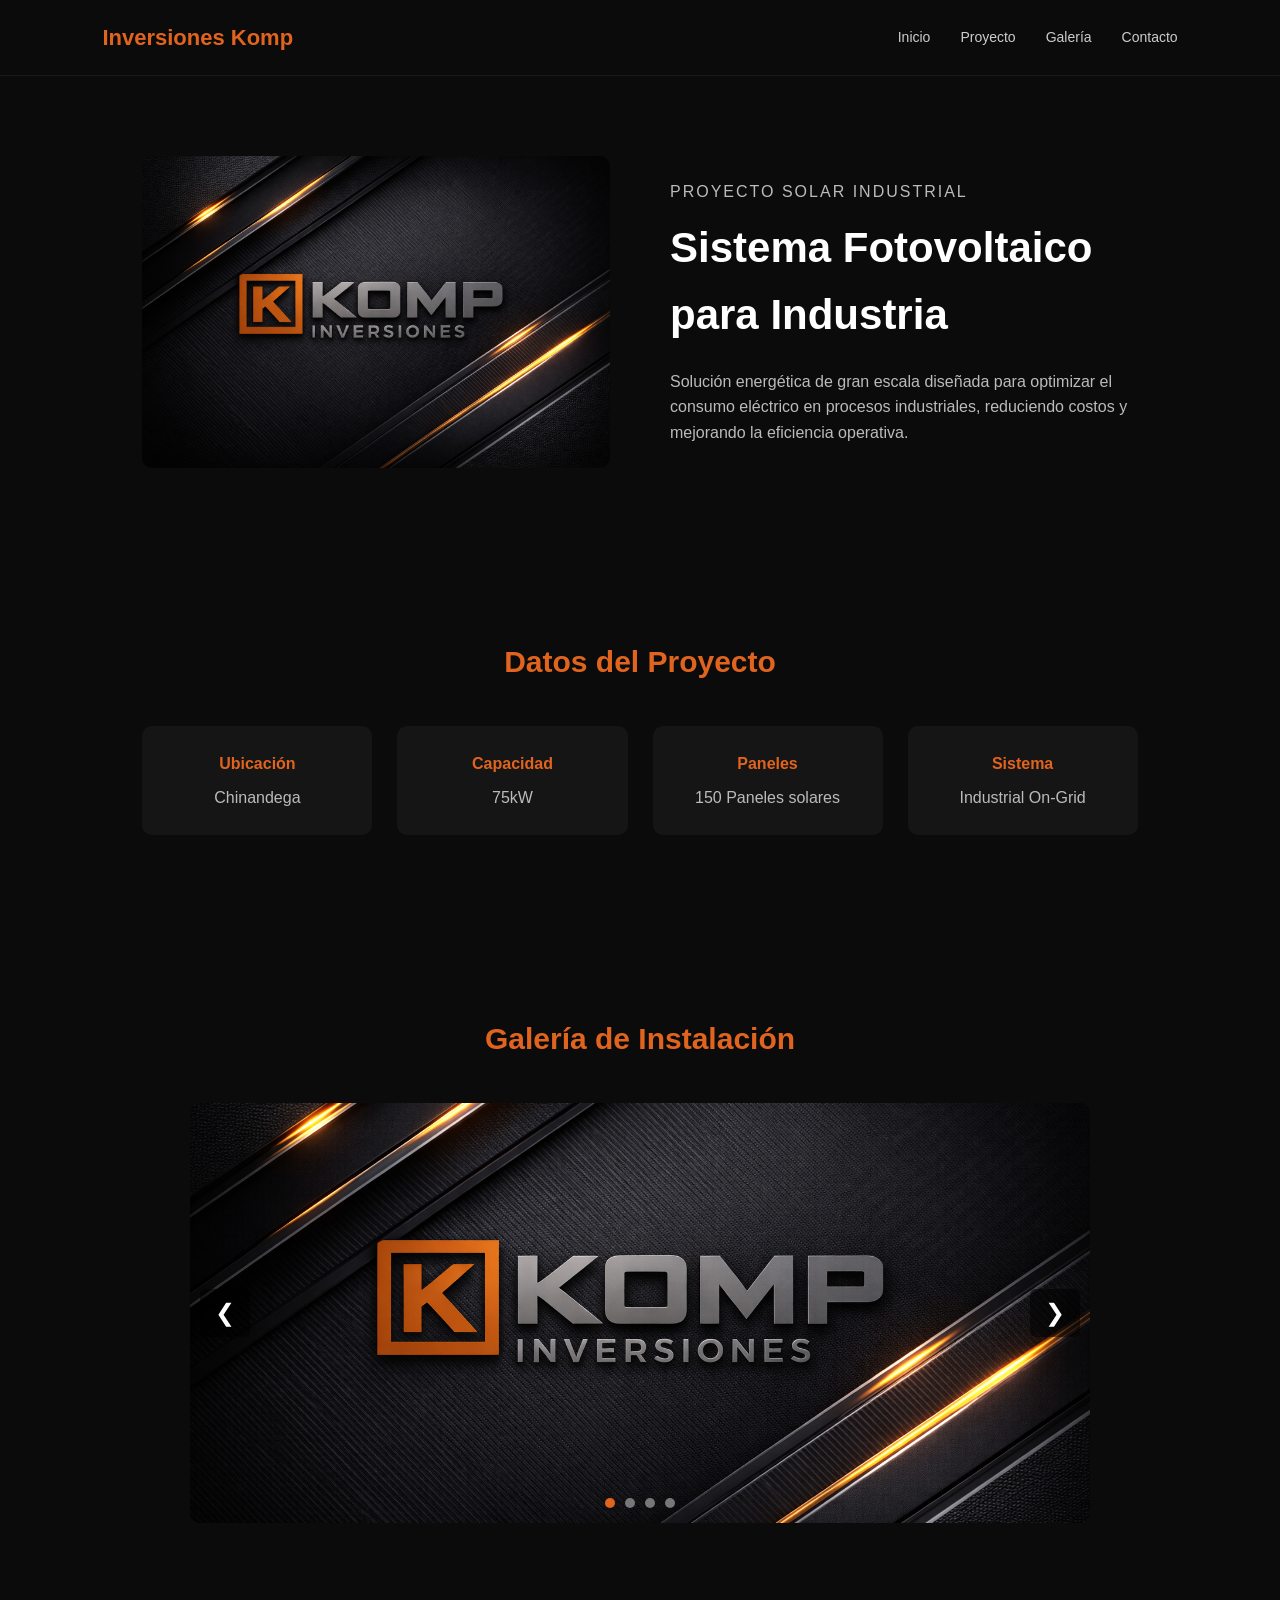
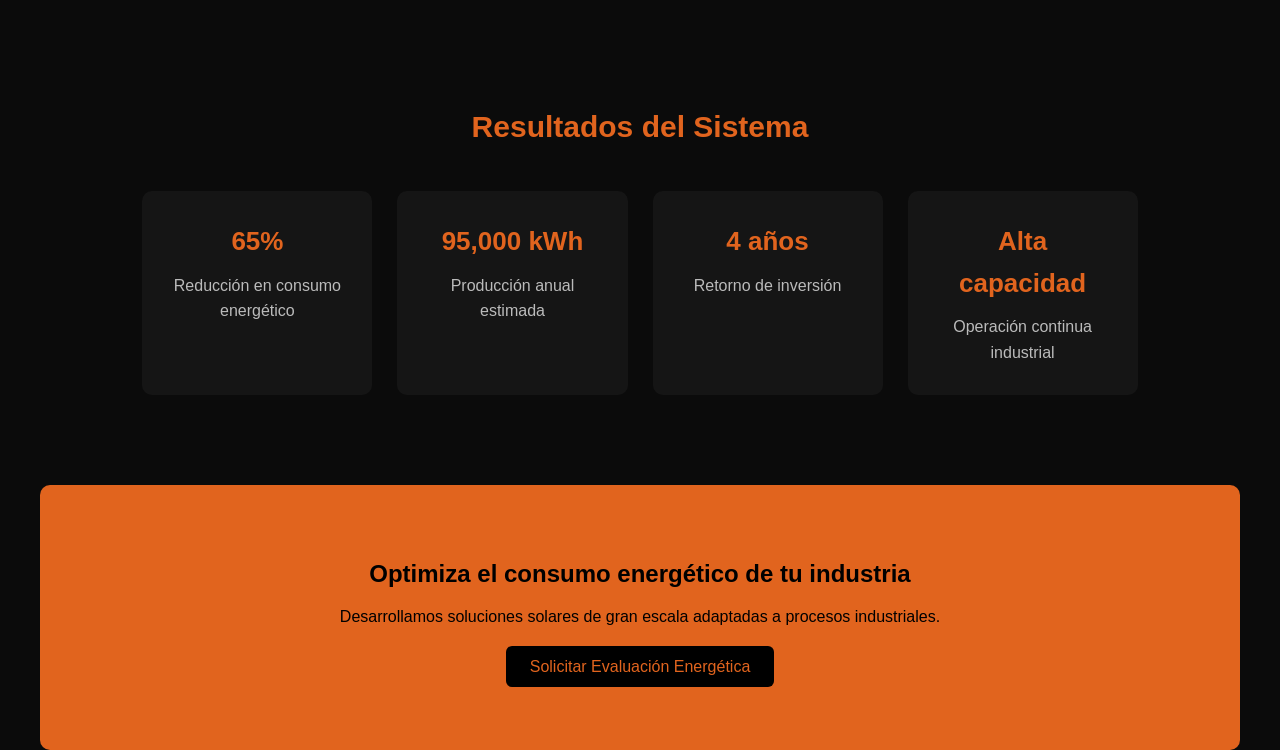
<file: Pindustrias.html>
<!DOCTYPE html>
<html lang="es">
<head>

<meta charset="UTF-8">
<meta name="viewport" content="width=device-width, initial-scale=1.0">

<title>Proyecto Solar Industrial | Inversiones Komp</title>

<style>

/* ================= RESET ================= */

*{
margin:0;
padding:0;
box-sizing:border-box;
font-family:Arial, Helvetica, sans-serif;
}

body{
background:#0b0b0b;
color:#fff;
line-height:1.6;
}

img{
width:100%;
display:block;
}

/* ================= HEADER ================= */

header{
display:flex;
justify-content:space-between;
align-items:center;
padding:20px 8%;
background:#0b0b0b;
position:sticky;
top:0;
z-index:1000;
border-bottom:1px solid #1a1a1a;
}

.logo{
font-size:22px;
font-weight:600;
color:#e1641e;
}

.nav-menu{
display:flex;
gap:30px;
}

.nav-menu a{
color:#ccc;
text-decoration:none;
font-size:14px;
}

.nav-menu a:hover{
color:#e1641e;
}

.hamburger{
display:none;
flex-direction:column;
cursor:pointer;
}

.hamburger span{
height:3px;
width:25px;
background:#fff;
margin-bottom:4px;
}

/* ================= HERO ================= */

.hero{
display:grid;
grid-template-columns:1fr 1fr;
align-items:center;
gap:60px;
max-width:1200px;
margin:auto;
padding:80px 8%;
}

.hero img{
border-radius:10px;
}

.hero-text h1{
font-size:42px;
margin-bottom:20px;
}

.hero-label{
color:#e1641e;
font-size:13px;
letter-spacing:2px;
text-transform:uppercase;
margin-bottom:10px;
}

.hero-text p{
color:#bbb;
font-size:16px;
}

/* ================= SECCIONES ================= */

section{
padding:90px 8%;
max-width:1200px;
margin:auto;
}

.section-title{
font-size:30px;
margin-bottom:40px;
color:#e1641e;
text-align:center;
}

/* ================= DATOS ================= */

.info-grid{
display:grid;
grid-template-columns:repeat(auto-fit,minmax(200px,1fr));
gap:25px;
}

.info-box{
background:#151515;
padding:25px;
border-radius:10px;
text-align:center;
}

.info-box h3{
color:#e1641e;
margin-bottom:8px;
font-size:16px;
}

.info-box p{
color:#bbb;
}

/* ================= CAROUSEL ================= */

.carousel{
position:relative;
max-width:900px;
margin:auto;
overflow:hidden;
border-radius:10px;
}

.carousel-track{
display:flex;
transition:transform .6s ease-in-out;
}

.carousel-img{
min-width:100%;
height:420px;
object-fit:cover;
}

.carousel-btn{
position:absolute;
top:50%;
transform:translateY(-50%);
background:rgba(0,0,0,.5);
border:none;
color:white;
font-size:24px;
padding:10px 15px;
cursor:pointer;
border-radius:5px;
transition:.3s;
}

.carousel-btn:hover{
background:#e1641e;
}

.prev{ left:10px; }
.next{ right:10px; }

.carousel-dots{
position:absolute;
bottom:15px;
left:50%;
transform:translateX(-50%);
display:flex;
gap:10px;
}

.carousel-dots span{
width:10px;
height:10px;
background:#777;
border-radius:50%;
cursor:pointer;
transition:.3s;
}

.carousel-dots .active{
background:#e1641e;
}

/* ================= RESULTADOS ================= */

.resultados{
display:grid;
grid-template-columns:repeat(auto-fit,minmax(220px,1fr));
gap:25px;
}

.resultado{
background:#151515;
padding:30px;
border-radius:10px;
text-align:center;
}

.resultado h3{
color:#e1641e;
font-size:26px;
margin-bottom:10px;
}

.resultado p{
color:#bbb;
}

/* ================= CTA ================= */

.cta{
background:#e1641e;
padding:70px 8%;
border-radius:10px;
text-align:center;
}

.cta h2{
color:#000;
margin-bottom:10px;
}

.cta p{
color:#000;
margin-bottom:25px;
}

.btn{
background:#000;
color:#e1641e;
padding:12px 24px;
border-radius:6px;
text-decoration:none;
}

/* ================= RESPONSIVE ================= */

@media(max-width:900px){

.hero{
grid-template-columns:1fr;
gap:40px;
}

.nav-menu{
display:none;
position:absolute;
top:70px;
right:0;
background:#0b0b0b;
flex-direction:column;
padding:20px;
}

.nav-menu.active{
display:flex;
}

.hamburger{
display:flex;
}

.carousel-img{
height:260px;
}

}

</style>

</head>

<body>

<header>

<div class="logo">Inversiones Komp</div>

<nav class="nav-menu" id="menu">

<a href="index.html">Inicio</a>
<a href="#proyecto">Proyecto</a>
<a href="#galeria">Galería</a>
<a href="index.html#contacto">Contacto</a>

</nav>

<div class="hamburger" id="hamburger">
<span></span>
<span></span>
<span></span>
</div>

</header>

<!-- HERO -->

<section class="hero">

<img src="ft.png">

<div class="hero-text">

<p class="hero-label">Proyecto Solar Industrial</p>

<h1>Sistema Fotovoltaico para Industria</h1>

<p>
Solución energética de gran escala diseñada para optimizar el consumo eléctrico en procesos industriales, reduciendo costos y mejorando la eficiencia operativa.
</p>

</div>

</section>

<!-- DATOS -->

<section id="proyecto">

<h2 class="section-title">Datos del Proyecto</h2>

<div class="info-grid">

<div class="info-box">
<h3>Ubicación</h3>
<p>Chinandega</p>
</div>

<div class="info-box">
<h3>Capacidad</h3>
<p>75kW</p>
</div>

<div class="info-box">
<h3>Paneles</h3>
<p>150 Paneles solares</p>
</div>

<div class="info-box">
<h3>Sistema</h3>
<p>Industrial On-Grid</p>
</div>

</div>

</section>

<!-- GALERIA -->

<section id="galeria">

<h2 class="section-title">Galería de Instalación</h2>

<div class="carousel">

<div class="carousel-track">

<img src="ft.png" class="carousel-img">
<img src="ft.png" class="carousel-img">
<img src="ft.png" class="carousel-img">
<img src="ft.png" class="carousel-img">

</div>

<button class="carousel-btn prev">&#10094;</button>
<button class="carousel-btn next">&#10095;</button>

<div class="carousel-dots"></div>

</div>

</section>

<!-- RESULTADOS -->

<section>

<h2 class="section-title">Resultados del Sistema</h2>

<div class="resultados">

<div class="resultado">
<h3>65%</h3>
<p>Reducción en consumo energético</p>
</div>

<div class="resultado">
<h3>95,000 kWh</h3>
<p>Producción anual estimada</p>
</div>

<div class="resultado">
<h3>4 años</h3>
<p>Retorno de inversión</p>
</div>

<div class="resultado">
<h3>Alta capacidad</h3>
<p>Operación continua industrial</p>
</div>

</div>

</section>

<!-- CTA -->

<section class="cta">

<h2>Optimiza el consumo energético de tu industria</h2>

<p>
Desarrollamos soluciones solares de gran escala adaptadas a procesos industriales.
</p>

<a href="index.html#contacto" class="btn">
Solicitar Evaluación Energética
</a>

</section>

<script>

/* MENU */
const hamburger=document.getElementById("hamburger");
const menu=document.getElementById("menu");

hamburger.onclick=()=>menu.classList.toggle("active");

/* CAROUSEL */
const track=document.querySelector(".carousel-track");
const slides=document.querySelectorAll(".carousel-img");
const next=document.querySelector(".next");
const prev=document.querySelector(".prev");
const dotsContainer=document.querySelector(".carousel-dots");

let index=0;
let interval;

slides.forEach((_,i)=>{
const dot=document.createElement("span");
if(i===0) dot.classList.add("active");
dot.onclick=()=>{index=i;update();}
dotsContainer.appendChild(dot);
});

const dots=document.querySelectorAll(".carousel-dots span");

function update(){
track.style.transform=`translateX(-${index*100}%)`;
dots.forEach(d=>d.classList.remove("active"));
dots[index].classList.add("active");
}

next.onclick=()=>{index=(index+1)%slides.length;update();}
prev.onclick=()=>{index=(index-1+slides.length)%slides.length;update();}

function start(){
interval=setInterval(()=>{index=(index+1)%slides.length;update();},4000);
}

function stop(){clearInterval(interval);}

start();

const carousel=document.querySelector(".carousel");
carousel.onmouseenter=stop;
carousel.onmouseleave=start;

let startX=0;

carousel.addEventListener("touchstart",e=>{
startX=e.touches[0].clientX;
});

carousel.addEventListener("touchend",e=>{
let endX=e.changedTouches[0].clientX;
if(startX-endX>50) next.click();
else if(endX-startX>50) prev.click();
});

</script>

</body>
</html>
</file>
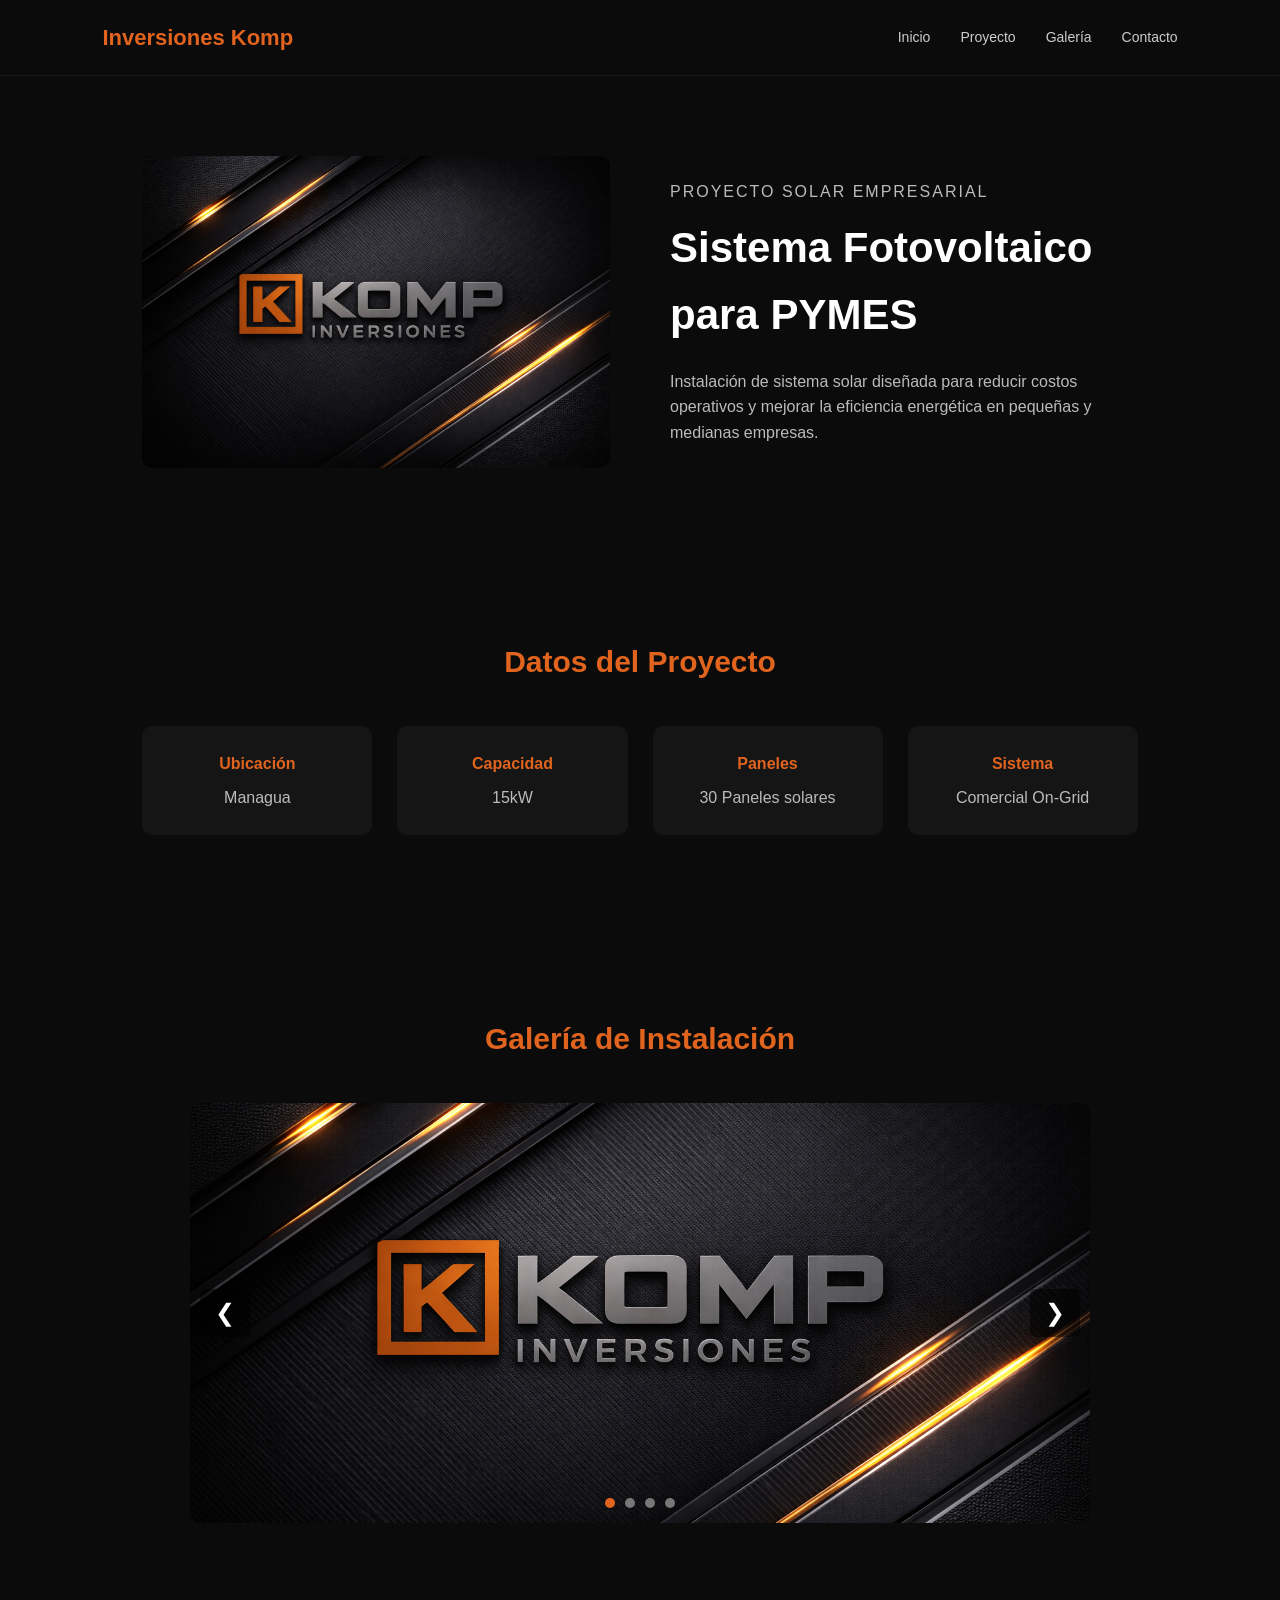
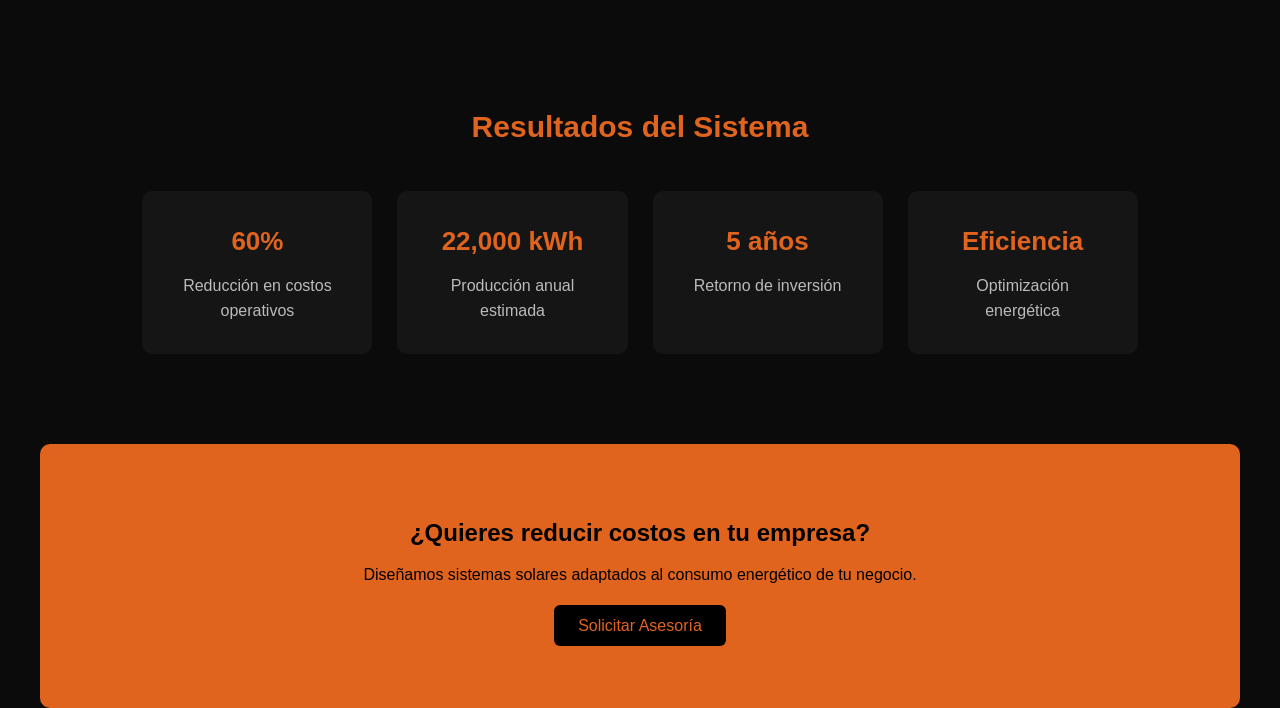
<file: Ppymes.html>
<!DOCTYPE html>
<html lang="es">
<head>

<meta charset="UTF-8">
<meta name="viewport" content="width=device-width, initial-scale=1.0">

<title>Proyecto Solar PYMES | Inversiones Komp</title>

<style>

/* TODO TU CSS ORIGINAL EXACTO (NO SE TOCA) */

*{
margin:0;
padding:0;
box-sizing:border-box;
font-family:Arial, Helvetica, sans-serif;
}

body{
background:#0b0b0b;
color:#fff;
line-height:1.6;
}

img{
width:100%;
display:block;
}

/* HEADER */
header{
display:flex;
justify-content:space-between;
align-items:center;
padding:20px 8%;
background:#0b0b0b;
position:sticky;
top:0;
z-index:1000;
border-bottom:1px solid #1a1a1a;
}

.logo{
font-size:22px;
font-weight:600;
color:#e1641e;
}

.nav-menu{
display:flex;
gap:30px;
}

.nav-menu a{
color:#ccc;
text-decoration:none;
font-size:14px;
}

.nav-menu a:hover{
color:#e1641e;
}

.hamburger{
display:none;
flex-direction:column;
cursor:pointer;
}

.hamburger span{
height:3px;
width:25px;
background:#fff;
margin-bottom:4px;
}

/* HERO */
.hero{
display:grid;
grid-template-columns:1fr 1fr;
align-items:center;
gap:60px;
max-width:1200px;
margin:auto;
padding:80px 8%;
}

.hero img{
border-radius:10px;
}

.hero-text h1{
font-size:42px;
margin-bottom:20px;
}

.hero-label{
color:#e1641e;
font-size:13px;
letter-spacing:2px;
text-transform:uppercase;
margin-bottom:10px;
}

.hero-text p{
color:#bbb;
font-size:16px;
}

/* SECCIONES */
section{
padding:90px 8%;
max-width:1200px;
margin:auto;
}

.section-title{
font-size:30px;
margin-bottom:40px;
color:#e1641e;
text-align:center;
}

/* DATOS */
.info-grid{
display:grid;
grid-template-columns:repeat(auto-fit,minmax(200px,1fr));
gap:25px;
}

.info-box{
background:#151515;
padding:25px;
border-radius:10px;
text-align:center;
}

.info-box h3{
color:#e1641e;
margin-bottom:8px;
font-size:16px;
}

.info-box p{
color:#bbb;
}

/* CAROUSEL */
.carousel{
position:relative;
max-width:900px;
margin:auto;
overflow:hidden;
border-radius:10px;
}

.carousel-track{
display:flex;
transition:transform .6s ease-in-out;
}

.carousel-img{
min-width:100%;
height:420px;
object-fit:cover;
}

.carousel-btn{
position:absolute;
top:50%;
transform:translateY(-50%);
background:rgba(0,0,0,.5);
border:none;
color:white;
font-size:24px;
padding:10px 15px;
cursor:pointer;
border-radius:5px;
transition:.3s;
}

.carousel-btn:hover{
background:#e1641e;
}

.prev{ left:10px; }
.next{ right:10px; }

.carousel-dots{
position:absolute;
bottom:15px;
left:50%;
transform:translateX(-50%);
display:flex;
gap:10px;
}

.carousel-dots span{
width:10px;
height:10px;
background:#777;
border-radius:50%;
cursor:pointer;
transition:.3s;
}

.carousel-dots .active{
background:#e1641e;
}

/* RESULTADOS */
.resultados{
display:grid;
grid-template-columns:repeat(auto-fit,minmax(220px,1fr));
gap:25px;
}

.resultado{
background:#151515;
padding:30px;
border-radius:10px;
text-align:center;
}

.resultado h3{
color:#e1641e;
font-size:26px;
margin-bottom:10px;
}

.resultado p{
color:#bbb;
}

/* CTA */
.cta{
background:#e1641e;
padding:70px 8%;
border-radius:10px;
text-align:center;
}

.cta h2{
color:#000;
margin-bottom:10px;
}

.cta p{
color:#000;
margin-bottom:25px;
}

.btn{
background:#000;
color:#e1641e;
padding:12px 24px;
border-radius:6px;
text-decoration:none;
}

/* RESPONSIVE */
@media(max-width:900px){

.hero{
grid-template-columns:1fr;
gap:40px;
}

.nav-menu{
display:none;
position:absolute;
top:70px;
right:0;
background:#0b0b0b;
flex-direction:column;
padding:20px;
}

.nav-menu.active{
display:flex;
}

.hamburger{
display:flex;
}

.carousel-img{
height:260px;
}

}

</style>

</head>

<body>

<header>

<div class="logo">Inversiones Komp</div>

<nav class="nav-menu" id="menu">

<a href="index.html">Inicio</a>
<a href="#proyecto">Proyecto</a>
<a href="#galeria">Galería</a>
<a href="index.html#contacto">Contacto</a>

</nav>

<div class="hamburger" id="hamburger">
<span></span>
<span></span>
<span></span>
</div>

</header>

<!-- HERO -->

<section class="hero">

<img src="ft.png">

<div class="hero-text">

<p class="hero-label">Proyecto Solar Empresarial</p>

<h1>Sistema Fotovoltaico para PYMES</h1>

<p>
Instalación de sistema solar diseñada para reducir costos operativos y mejorar la eficiencia energética en pequeñas y medianas empresas.
</p>

</div>

</section>

<!-- DATOS -->

<section id="proyecto">

<h2 class="section-title">Datos del Proyecto</h2>

<div class="info-grid">

<div class="info-box">
<h3>Ubicación</h3>
<p>Managua</p>
</div>

<div class="info-box">
<h3>Capacidad</h3>
<p>15kW</p>
</div>

<div class="info-box">
<h3>Paneles</h3>
<p>30 Paneles solares</p>
</div>

<div class="info-box">
<h3>Sistema</h3>
<p>Comercial On-Grid</p>
</div>

</div>

</section>

<!-- GALERIA (igual) -->

<section id="galeria">

<h2 class="section-title">Galería de Instalación</h2>

<div class="carousel">

<div class="carousel-track">

<img src="ft.png" class="carousel-img">
<img src="ft.png" class="carousel-img">
<img src="ft.png" class="carousel-img">
<img src="ft.png" class="carousel-img">

</div>

<button class="carousel-btn prev">&#10094;</button>
<button class="carousel-btn next">&#10095;</button>

<div class="carousel-dots"></div>

</div>

</section>

<!-- RESULTADOS -->

<section>

<h2 class="section-title">Resultados del Sistema</h2>

<div class="resultados">

<div class="resultado">
<h3>60%</h3>
<p>Reducción en costos operativos</p>
</div>

<div class="resultado">
<h3>22,000 kWh</h3>
<p>Producción anual estimada</p>
</div>

<div class="resultado">
<h3>5 años</h3>
<p>Retorno de inversión</p>  
</div>

<div class="resultado">
<h3>Eficiencia</h3>
<p>Optimización energética</p>
</div>

</div>

</section>

<!-- CTA -->

<section class="cta">

<h2>¿Quieres reducir costos en tu empresa?</h2>

<p>
Diseñamos sistemas solares adaptados al consumo energético de tu negocio.
</p>

<a href="index.html#contacto" class="btn">
Solicitar Asesoría
</a>

</section>

<script>

/* TU JS ORIGINAL EXACTO */

const hamburger=document.getElementById("hamburger");
const menu=document.getElementById("menu");

hamburger.onclick=()=>menu.classList.toggle("active");

const track=document.querySelector(".carousel-track");
const slides=document.querySelectorAll(".carousel-img");
const next=document.querySelector(".next");
const prev=document.querySelector(".prev");
const dotsContainer=document.querySelector(".carousel-dots");

let index=0;
let interval;

slides.forEach((_,i)=>{
const dot=document.createElement("span");
if(i===0) dot.classList.add("active");
dot.onclick=()=>{index=i;update();}
dotsContainer.appendChild(dot);
});

const dots=document.querySelectorAll(".carousel-dots span");

function update(){
track.style.transform=`translateX(-${index*100}%)`;
dots.forEach(d=>d.classList.remove("active"));
dots[index].classList.add("active");
}

next.onclick=()=>{index=(index+1)%slides.length;update();}
prev.onclick=()=>{index=(index-1+slides.length)%slides.length;update();}

function start(){
interval=setInterval(()=>{index=(index+1)%slides.length;update();},4000);
}

function stop(){clearInterval(interval);}

start();

const carousel=document.querySelector(".carousel");
carousel.onmouseenter=stop;
carousel.onmouseleave=start;

let startX=0;

carousel.addEventListener("touchstart",e=>{
startX=e.touches[0].clientX;
});

carousel.addEventListener("touchend",e=>{
let endX=e.changedTouches[0].clientX;
if(startX-endX>50) next.click();
else if(endX-startX>50) prev.click();
});

</script>

</body>
</html>
</file>
<file: styles.css>
/* ======================================================
RESET GENERAL
Elimina márgenes y asegura consistencia entre navegadores
====================================================== */

*{
margin:0;
padding:0;
box-sizing:border-box;
}

/* ======================================================
CONFIGURACIÓN GLOBAL DEL BODY
====================================================== */

body{

font-family:Arial, Helvetica, sans-serif;
background:#000;
color:#ffffff;
line-height:1.6;

}

/* ======================================================
CONTENEDOR CENTRAL
Limita ancho de contenido
====================================================== */

.container{

width:90%;
max-width:1200px;
margin:auto;

}

/* ======================================================
HEADER
Barra superior fija
====================================================== */

.header{

position:fixed;
top:0;
left:0;
width:100%;
background:#000;
z-index:1000;
border-bottom:1px solid #222;

}

/* ======================================================
CONTENEDOR DEL HEADER
====================================================== */

.header-container{

display:flex;
justify-content:space-between;
align-items:center;
padding:15px 0;

}

/* ======================================================
LOGO
====================================================== */

.logo img{

height:40px;

}

/* ======================================================
MENÚ DE NAVEGACIÓN
====================================================== */

.nav{

display:flex;
gap:25px;

}

.nav a{

color:#fff;
text-decoration:none;
font-size:14px;
letter-spacing:1px;
transition:0.3s;

}

.nav a:hover{

color:#e1641e;

}

/* ======================================================
BOTÓN HAMBURGUESA
Solo visible en móvil
====================================================== */

.menu-toggle{

display:none;
flex-direction:column;
cursor:pointer;
gap:5px;

}

.menu-toggle span{

width:25px;
height:3px;
background:white;
display:block;

}

/* ======================================================
HERO SECTION
Pantalla principal
====================================================== */
/* =====================================
HERO BASE
===================================== */

/* =====================================
SECCIÓN HERO (INICIO)
===================================== */

/* 🔥 EVITA DESBORDAMIENTO GLOBAL */
html, body{
overflow-x:hidden;
}

/* HERO */
.hero{
position:relative;
min-height:100vh;
display:flex;
align-items:center;

background-image:url("ini.png");
background-size:cover;
background-position:center;
background-repeat:no-repeat;

overflow:hidden;
color:white;
padding:60px 0;
}

/* OVERLAY */
.hero-overlay{
position:absolute;
inset:0;
background:linear-gradient(180deg, rgba(0,0,0,0.6), rgba(0,0,0,0.9));
z-index:1;
}

/* CANVAS */
#energyCanvas{
position:absolute;
top:0;
left:0;
width:100%;
height:100%;
z-index:0;
}

/* CONTENEDOR */
.container{
width:100%;
max-width:1200px;
margin:auto;
padding:0 15px;
position:relative;
z-index:2;
}

/* GRID */
.hero-grid{
display:grid;
grid-template-columns:1fr 1fr;
align-items:center;
gap:60px;
}

/* CONTENIDO */
.hero-content{
max-width:600px;
}

/* TITULO */
.hero-title{
font-size:52px;
line-height:1.1;
margin-bottom:20px;
word-wrap:break-word;
}

/* TEXTO */
.hero-text{
font-size:18px;
color:#ccc;
margin-bottom:30px;
line-height:1.6;
}

/* BOTONES */
.hero-buttons{
display:flex;
gap:15px;
flex-wrap:wrap;
}

.btn-primary{
background:#ff7a00;
color:white;
padding:14px 26px;
border-radius:6px;
text-decoration:none;
font-weight:600;
transition:0.3s;
}

.btn-primary:hover{
background:#ff9500;
transform:translateY(-2px);
}

.btn-secondary{
border:1px solid #ff7a00;
color:#ff7a00;
padding:14px 26px;
border-radius:6px;
text-decoration:none;
transition:0.3s;
}

.btn-secondary:hover{
background:#ff7a00;
color:white;
}

/* STATS */
.hero-stats{
display:grid;
grid-template-columns:repeat(3,1fr);
gap:20px;
}

.stat-card{
background:rgba(255,255,255,0.05);
padding:25px;
border-radius:10px;
text-align:center;
backdrop-filter:blur(4px);
transition:0.3s;
}

.stat-card:hover{
transform:translateY(-6px);
}

.stat-icon{
font-size:32px;
color:#ff7a00;
margin-bottom:10px;
}

.stat-card h3{
font-size:34px;
color:#ff7a00;
}

.stat-card p{
font-size:14px;
color:#bbb;
}

/* =========================
TABLET
========================= */
@media (max-width:900px){

.hero-grid{
grid-template-columns:1fr;
text-align:center;
justify-items:center;
}

.hero-content{
display:flex;
flex-direction:column;
align-items:center;
}

.hero-buttons{
justify-content:center;
}

.hero-stats{
grid-template-columns:repeat(3,1fr);
}

}

/* =========================
MÓVIL (AQUÍ ESTABA TU PROBLEMA)
========================= */
@media (max-width:600px){

.hero{
padding:80px 0;
}

/* 🔥 CENTRADO TOTAL */
.hero-grid{
grid-template-columns:1fr;
justify-items:center;
text-align:center;
}

.hero-content{
align-items:center;
}

/* 🔥 TEXTO CENTRADO */
.hero-title{
font-size:30px;
max-width:95%;
text-align:center;
}

.hero-text{
font-size:16px;
text-align:center;
}

/* 🔥 BOTONES ORDENADOS */
.hero-buttons{
flex-direction:column;
align-items:center;
width:100%;
}

.btn-primary,
.btn-secondary{
width:90%;
max-width:280px;
text-align:center;
}

/* 🔥 STATS PERFECTAS */
.hero-stats{
grid-template-columns:1fr;
justify-items:center;
}

.stat-card{
width:90%;
max-width:300px;
}

}









/* =====================================
Arriba termina la seccion de inicio
===================================== */

/* =====================================
INDICADOR DE SCROLL
===================================== */

/* HERO BASE */
.hero{
  position: relative;
  min-height: 100vh;
  display: flex;
  align-items: center;
  justify-content: center;

  background: url("ini.png") center/cover no-repeat;
  color: white;
  overflow: hidden;
}

/* OVERLAY */
.hero-overlay{
  position: absolute;
  inset: 0;
  background: rgba(0,0,0,0.7);
}

/* CONTENEDOR */
.hero-container{
  position: relative;
  z-index: 2;
  width: 90%;
  max-width: 1100px;
  display: flex;
  flex-direction: column;
  align-items: center;
  text-align: center;
}

/* TEXTO */
.hero-content h1{
  font-size: 42px;
  margin-bottom: 15px;
}

.hero-content p{
  font-size: 18px;
  color: #ccc;
  max-width: 600px;
  margin-bottom: 25px;
}

/* BOTONES */
.hero-buttons{
  display: flex;
  gap: 15px;
  flex-wrap: wrap;
  justify-content: center;
}

.btn-primary{
  background: #ff7a00;
  padding: 12px 25px;
  border-radius: 6px;
  color: white;
  text-decoration: none;
  font-weight: bold;
}

.btn-secondary{
  border: 1px solid #ff7a00;
  padding: 12px 25px;
  border-radius: 6px;
  color: #ff7a00;
  text-decoration: none;
}

/* STATS */
.hero-stats{
  margin-top: 40px;
  display: flex;
  gap: 20px;
  flex-wrap: wrap;
  justify-content: center;
}

.stat{
  background: rgba(255,255,255,0.05);
  padding: 20px;
  border-radius: 10px;
  width: 150px;
}

.stat h3{
  color: #ff7a00;
  font-size: 26px;
}

.stat p{
  font-size: 14px;
  color: #bbb;
}

/* =========================
MÓVIL PERFECTO
========================= */
@media (max-width:600px){

.hero-content h1{
  font-size: 26px;
}

.hero-content p{
  font-size: 15px;
}

.hero-buttons{
  flex-direction: column;
  width: 100%;
}

.btn-primary,
.btn-secondary{
  width: 80%;
  margin: auto;
}

.stat{
  width: 80%;
}

}


body.menu-open{
  overflow: hidden;
}





/* =====================================
arriba seguimos con animaciones del inicio
===================================== */

/* =====================================
HERO RESPONSIVE MOVIL
Optimizado para celulares
===================================== */

@media (max-width:768px){

.hero{
min-height:85vh;
padding:60px 20px;
}

/* hero pasa a una sola columna */

.hero-grid{
grid-template-columns:1fr;
gap:40px;
text-align:center;
}

/* titulo más cómodo para móvil */

.hero-title{
font-size:34px;
}

/* texto */

.hero-text{
font-size:16px;
margin:auto;
}

/* botones centrados */

.hero-buttons{
justify-content:center;
flex-wrap:wrap;
}

/* estadísticas en fila */

.hero-stats{
grid-template-columns:repeat(3,1fr);
gap:10px;
}

.stat-card{
padding:15px;
}

.stat-card h3{
font-size:24px;
}

.stat-card p{
font-size:12px;
}

}

/* =====================================
RESPONSIVE MOVIL
===================================== */

@media (max-width:768px){

.hero{
min-height:85vh;
padding:60px 20px;
}

.hero-grid{
grid-template-columns:1fr;
gap:40px;
text-align:center;
}

.hero-title{
font-size:34px;
}

.hero-text{
font-size:16px;
margin:auto;
}

.hero-buttons{
justify-content:center;
flex-wrap:wrap;
}

.hero-stats{
grid-template-columns:repeat(3,1fr);
gap:10px;
}

.stat-card{
padding:15px;
}

.stat-card h3{
font-size:24px;
}

.stat-card p{
font-size:12px;
}

}













/* =====================================
HEADER FIX PARA HERO
Evita que el hero tape el menú
===================================== */

header{
position:fixed;
top:0;
left:0;
width:100%;
z-index:9999;
background:rgba(2,6,23,0.8);
backdrop-filter:blur(8px);
}
/* =====================================
AJUSTE FOTO HERO EN MOVIL
===================================== */

@media (max-width:768px){

.hero{
background-position:center top;
}

}
/* ======================================================
BOTONES
====================================================== */

.hero-buttons{

display:flex;
gap:15px;
justify-content:center;
flex-wrap:wrap;

}

.btn-primary{

background:#e1641e;
color:#fff;
padding:12px 25px;
text-decoration:none;
border-radius:5px;
font-size:14px;

}

.btn-secondary{

border:1px solid white;
color:white;
padding:12px 25px;
text-decoration:none;
border-radius:5px;
font-size:14px;

}

/* ======================================================
SECCIONES
====================================================== */

section{

padding:80px 0;

}

.section-title{

text-align:center;
margin-bottom:40px;
font-size:28px;

}






/* ======================================================
SECCIÓN SOLUCIONES 🔥 (VERSIÓN FINAL PROFESIONAL)
====================================================== */

.soluciones{
    padding:90px 20px;
    background:#0f0f0f;
    color:white;
}

/* HEADER */
.section-header{
    text-align:center;
    margin-bottom:50px;
}

.section-title{
    font-size:38px;
    margin-bottom:10px;
    font-weight:600;
}

.section-subtitle{
    font-size:15px;
    color:#bbb;
    max-width:600px;
    margin:auto;
    line-height:1.6;
}

/* ======================================================
GRID (AQUÍ ESTÁ LA CLAVE 🔥)
====================================================== */

.soluciones-grid{
    display:grid;
    grid-template-columns:repeat(2, 1fr); /* 🔥 SIEMPRE 2 columnas en móvil */
    gap:15px;
}

/* ======================================================
CARDS
====================================================== */

.sol-card{
    background:#161616;
    border-radius:12px;
    overflow:hidden;
    border:1px solid rgba(255,255,255,0.05);
    transition:all 0.3s ease;
    box-shadow:0 10px 25px rgba(0,0,0,0.4);
}

/* HOVER */
.sol-card:hover{
    transform:translateY(-5px);
    border-color:#ff7a00;
}

/* IMAGEN */
.sol-card img{
    width:100%;
    height:140px; /* 🔥 clave para que quepan 2 */
    object-fit:cover;
}

/* TITULO */
.sol-card h3{
    font-size:16px;
    margin:12px;
    color:#ff7a00;
}

/* TEXTO */
.sol-card p{
    font-size:12px;
    color:#bbb;
    margin:0 12px 12px 12px;
    line-height:1.4;
}

/* BOTÓN */
.sol-btn{
    display:inline-block;
    margin:0 12px 15px 12px;
    color:#ff7a00;
    font-size:12px;
    text-decoration:none;
}

.sol-btn:hover{
    color:#ffa64d;
}

/* ======================================================
TABLET
====================================================== */

@media (min-width:700px){

.soluciones-grid{
    grid-template-columns:repeat(2,1fr);
}

.sol-card img{
    height:180px;
}

.sol-card h3{
    font-size:18px;
}

.sol-card p{
    font-size:13px;
}

}

/* ======================================================
DESKTOP
====================================================== */

@media (min-width:1100px){

.soluciones-grid{
    grid-template-columns:repeat(4,1fr);
}

.sol-card img{
    height:200px;
}

.section-title{
    font-size:42px;
}

}





/* ======================================================
nueva seccion de empresas , agroindustria y residencial
abajo de aqui ..
====================================================== */
















/* ======================================================
PROYECTOS
====================================================== */

.proyectos{
    padding:100px 20px;
    background:#000;
    color:white;
}

.section-description{
    text-align:center;
    max-width:600px;
    margin:10px auto 40px auto;
    color:#bbb;
}

/* ======================================================
FILTROS
====================================================== */

.proyectos-filtros{
    display:flex;
    justify-content:center;
    gap:12px;
    margin-bottom:40px;
    flex-wrap:wrap;
}

.filtro-btn{
    background:#111;
    color:white;
    border:none;
    padding:10px 18px;
    cursor:pointer;
    border-radius:30px;
    font-size:13px;
    transition:all 0.3s ease;
}

.filtro-btn:hover{
    background:#e1641e;
    transform:translateY(-2px);
}

.filtro-btn.active{
    background:#e1641e;
    box-shadow:0 0 10px rgba(225,100,30,0.6);
}

/* ======================================================
CARRUSEL
====================================================== */

.proyectos-grid{
    display:flex;
    overflow-x:auto;
    overflow-y:hidden;
    gap:25px;
    padding:25px 15px;
    scroll-behavior:smooth;

    /* móvil */
    -webkit-overflow-scrolling: touch;
    touch-action: pan-x;

    /* snap */
    scroll-snap-type:x proximity;
}

/* SCROLL */
.proyectos-grid::-webkit-scrollbar{
    height:8px;
}

.proyectos-grid::-webkit-scrollbar-track{
    background:rgba(255,255,255,0.04);
    border-radius:20px;
}

.proyectos-grid::-webkit-scrollbar-thumb{
    background:linear-gradient(90deg, #e1641e, #ff7a00);
    border-radius:20px;
}

.proyectos-grid::-webkit-scrollbar-thumb:hover{
    background:#ff7a00;
}

/* ======================================================
CARDS
====================================================== */

.proyecto-card{
    min-width:280px;
    max-width:280px;
    flex:0 0 auto;

    background:#111;
    border-radius:14px;
    overflow:hidden;
    position:relative;

    transition:all 0.4s ease;
    box-shadow:0 5px 20px rgba(0,0,0,0.6);

    transform:scale(0.95);
    opacity:0.85;

    scroll-snap-align:center;
}

/* HOVER */
.proyecto-card:hover{
    transform:scale(1.04);
    opacity:1;
    z-index:3;
    box-shadow:0 20px 40px rgba(0,0,0,0.9);
}

/* IMAGEN */
.proyecto-card img{
    width:100%;
    height:220px;
    object-fit:cover;
    transition:transform 0.4s ease;
}

.proyecto-card:hover img{
    transform:scale(1.08);
}

/* ======================================================
INFO
====================================================== */

.proyecto-info{
    padding:20px;
    position:relative;
    z-index:3; /* asegura clic */
}

.proyecto-info h3{
    margin-bottom:10px;
    font-size:17px;
    font-weight:600;
}

.proyecto-info p{
    font-size:13px;
    color:#ccc;
    line-height:1.5;
}

/* BOTÓN */
.btn-proyecto{
    display:inline-block;
    margin-top:10px;
    background:#e1641e;
    color:white;
    padding:8px 18px;
    text-decoration:none;
    border-radius:20px;
    font-size:12px;
    transition:all 0.3s ease;
    position:relative;
    z-index:5; /* prioridad sobre capas */
}

.btn-proyecto:hover{
    background:#ff7a00;
    transform:translateY(-2px);
}

/* ======================================================
RIBBON
====================================================== */

.tipo-sistema{
    position:absolute;
    top:15px;
    left:-5px;
    padding:6px 18px;
    font-size:11px;
    font-weight:700;
    text-transform:uppercase;
    color:#fff;
    background:linear-gradient(135deg, #111, #333);
    border-radius:0 12px 12px 0;
    box-shadow:2px 2px 10px rgba(0,0,0,0.7);
    letter-spacing:1px;
    z-index:4;
}

/* ======================================================
EFECTO PROFUNDIDAD
====================================================== */

.proyecto-card::after{
    content:"";
    position:absolute;
    inset:0;
    background:linear-gradient(180deg, transparent, rgba(0,0,0,0.4));
    opacity:0;
    transition:0.3s;

    /* SOLUCIÓN IMPORTANTE */
    pointer-events:none;
}

.proyecto-card:hover::after{
    opacity:1;
}

/* ======================================================
BOTONES SLIDER
====================================================== */

.slider-btn{
    position:absolute;
    top:50%;
    transform:translateY(-50%);
    width:42px;
    height:42px;
    border-radius:50%;
    border:none;
    cursor:pointer;
    z-index:20;

    background:rgba(0,0,0,0.7);
    color:white;
    font-size:20px;

    display:flex;
    align-items:center;
    justify-content:center;

    transition:all 0.3s ease;
}

.slider-btn:hover{
    background:#e1641e;
    transform:translateY(-50%) scale(1.1);
}

.slider-btn.prev{
    left:-10px;
}

.slider-btn.next{
    right:-10px;
}

/* ======================================================
RESPONSIVE
====================================================== */

@media(max-width:600px){

    .proyecto-card{
        min-width:240px;
        max-width:240px;
    }

    .proyectos-grid{
        gap:18px;
    }

    .slider-btn{
        display:none;
    }
}
















/* ======================================================
no borrar es las estadisticas 

====================================================== */

/* ======================================================
IMPACTO
====================================================== */

.impacto{

background:#111;
padding:90px 20px;
color:white;

}

.impacto-grid{

display:grid;
grid-template-columns:1fr;
gap:40px;
text-align:center;

}

.impacto-item h3{

font-size:40px;
color:#e1641e;
margin-bottom:10px;

}

.impacto-item p{

font-size:15px;
color:#bbb;

}


/* RESPONSIVE */

@media(min-width:768px){

.impacto-grid{

grid-template-columns:repeat(2,1fr);

}

}

@media(min-width:1100px){

.impacto-grid{

grid-template-columns:repeat(4,1fr);

}

}











/* =====================================
SECCION SOBRE KOMP PRO
===================================== */

.sobre{
padding:100px 6%;
background:#0b0b0b;
color:white;
}

/* TITULO */

.section-header{
text-align:center;
margin-bottom:80px;
}

.section-title{
font-size:34px;
color:#ff7a00;
margin-bottom:10px;
}

.section-subtitle{
color:#aaa;
max-width:600px;
margin:auto;
}


/* FUNDADOR */

.fundador-grid{
display:grid;
grid-template-columns:1fr;
gap:40px;
align-items:center;
margin-bottom:100px;
}

.fundador-img img{
width:100%;
border-radius:12px;
}

.fundador-info h3{
font-size:30px;
color:#ff7a00;
}

.cargo{
display:block;
margin-bottom:15px;
color:#888;
font-size:14px;
}

.fundador-info p{
color:#bbb;
margin-bottom:15px;
}

blockquote{
margin-top:20px;
padding:20px;
border-left:4px solid #ff7a00;
background:#151515;
font-style:italic;
color:#ccc;
border-radius:6px;
}


/* HISTORIA */

.historia-bloque{
display:grid;
grid-template-columns:1fr;
gap:30px;
align-items:center;
margin-bottom:80px;
}

.historia-img img{
width:100%;
border-radius:10px;
}

.historia-text h3{
color:#ff7a00;
margin-bottom:10px;
font-size:22px;
}

.historia-text p{
color:#bbb;
margin-bottom:10px;
}

/* alternado */

.reverse{
direction:rtl;
}

.reverse .historia-text{
direction:ltr;
}


/* VALORES */

.komp-valores{
display:grid;
grid-template-columns:1fr;
gap:30px;
margin-top:60px;
}

.valor{
background:#151515;
padding:30px;
border-radius:10px;
transition:0.3s;
}

.valor:hover{
transform:translateY(-5px);
}

.valor h3{
color:#ff7a00;
margin-bottom:10px;
}


/* TABLET */

@media (min-width:768px){

.fundador-grid{
grid-template-columns:1fr 1fr;
}

.historia-bloque{
grid-template-columns:1fr 1fr;
}

.komp-valores{
grid-template-columns:1fr 1fr;
}

}

/* MOBILE */

@media (max-width:480px){

.section-title{
font-size:26px;
}

.fundador-info h3{
font-size:24px;
}

}










/* =====================================
TABLET
===================================== */

@media (min-width:768px){

.sobre-container{

grid-template-columns:1fr 1fr;

}

.sobre-extra{

grid-template-columns:1fr 1fr;

}

}


/* =====================================
DESKTOP
===================================== */

@media (min-width:1100px){

.section-title{

font-size:44px;

}

}












/* =====================================
SECCION CONTACTO
===================================== */

/* =====================================
SECCION CONTACTO
===================================== */

/* =====================================
CONTACTO
===================================== */

/* =====================================
CONTACTO - VERSION PROFESIONAL FINAL
===================================== */

.contacto{
  padding:100px 6%;
  background:#0b0b0b;
  color:white;
}

/* CONTENEDOR */
.container{
  max-width:1100px;
  margin:auto;
}

/* HEADER */
.section-header{
  text-align:center;
  margin-bottom:60px;
}

.section-title{
  font-size:36px;
  color:#ff7a00;
  margin-bottom:8px;
}

.section-subtitle{
  color:#aaa;
  max-width:600px;
  margin:auto;
  line-height:1.6;
}

/* GRID */
.contacto-grid{
  display:grid;
  gap:50px;
}

/* =====================================
FORMULARIO (MEJORADO VISUAL)
===================================== */

.contact-form{
  display:flex;
  flex-direction:column;
  gap:18px;
}

/* INPUTS MODERNOS */
.contact-form input,
.contact-form textarea{
  background:rgba(255,255,255,0.03);
  border:1px solid rgba(255,255,255,0.08);
  color:white;
  padding:14px;
  border-radius:10px;
  transition:0.3s;
  font-size:14px;
}

.contact-form textarea{
  min-height:120px;
  resize:none;
}

/* FOCUS PRO */
.contact-form input:focus,
.contact-form textarea:focus{
  border-color:#ff7a00;
  box-shadow:0 0 10px rgba(255,122,0,0.15);
  outline:none;
}

/* BOTÓN PRO */
.btn-primary{
  position:relative;
  background:linear-gradient(135deg, #ff7a00, #ff9500);
  border:none;
  padding:14px;
  color:white;
  cursor:pointer;
  font-weight:600;
  border-radius:10px;
  transition:0.3s;
}

.btn-primary:hover{
  transform:translateY(-2px);
  box-shadow:0 10px 20px rgba(255,122,0,0.25);
}

/* LOADER */
.loader{
  width:18px;
  height:18px;
  border:2px solid white;
  border-top:2px solid transparent;
  border-radius:50%;
  animation:spin 1s linear infinite;
  position:absolute;
  top:50%;
  left:50%;
  transform:translate(-50%, -50%);
  display:none;
}

@keyframes spin{
  to{ transform:translate(-50%, -50%) rotate(360deg); }
}

/* MENSAJE */
.form-message{
  margin-top:10px;
  font-size:14px;
  color:#aaa;
}

/* =====================================
INFO LATERAL
===================================== */

.contact-info h3{
  color:#ff7a00;
  margin-bottom:12px;
}

.contact-info p{
  color:#bbb;
  margin-bottom:6px;
}

/* REDES */
.redes-sociales{
  margin-top:35px;
}

.redes-grid{
  display:flex;
  flex-wrap:wrap;
  gap:10px;
}

.redes-grid a{
  text-decoration:none;
  color:#bbb;
  border:1px solid rgba(255,255,255,0.08);
  padding:8px 12px;
  font-size:13px;
  border-radius:8px;
  transition:0.3s;
}

.redes-grid a:hover{
  color:#ff7a00;
  border-color:#ff7a00;
  transform:translateY(-2px);
}

/* PAGOS */
.metodos-pago{
  margin-top:35px;
}

.pagos-grid{
  display:flex;
  gap:15px;
  flex-wrap:wrap;
}

.pagos-grid img{
  height:30px;
  opacity:0.6;
  transition:0.3s;
}

.pagos-grid img:hover{
  opacity:1;
  transform:scale(1.05);
}

/* RESPONSIVE */
@media(min-width:768px){
  .contacto-grid{
    grid-template-columns:1fr 1fr;
    align-items:start;
  }
}











/* MOBILE FINO */

@media (max-width:480px){

.section-title{
font-size:26px;
}

.section-subtitle{
font-size:14px;
}

}



/* ======================================================
DESKTOP
====================================================== */

@media(min-width:1100px){

.proyectos-grid{

grid-template-columns:repeat(3,1fr);

}

}


/* ======================================================
FOOTER
====================================================== */

.footer{

text-align:center;
padding:30px;
background:#111;
font-size:14px;

}

/* ======================================================
MENÚ HAMBURGUESA RESPONSIVE
====================================================== */

@media(max-width:768px){

.nav{

position:absolute;
top:70px;
left:0;
width:100%;
background:#000;
flex-direction:column;
align-items:center;
display:none;
padding:20px 0;

}

.nav.active{

display:flex;

}

.menu-toggle{

display:flex;

}

}

/* =====================================
BOTONES RESPONSIVE HERO
se adaptan al tamaño de pantalla
===================================== */

/* TABLET */

@media (max-width:900px){

.btn-primary,
.btn-secondary{

padding:12px 20px;
font-size:14px;

}

}

/* CELULAR */

@media (max-width:600px){

.hero-buttons{
gap:10px;
}

.btn-primary,
.btn-secondary{

padding:10px 16px;
font-size:13px;
border-radius:5px;

}

}
</file>
